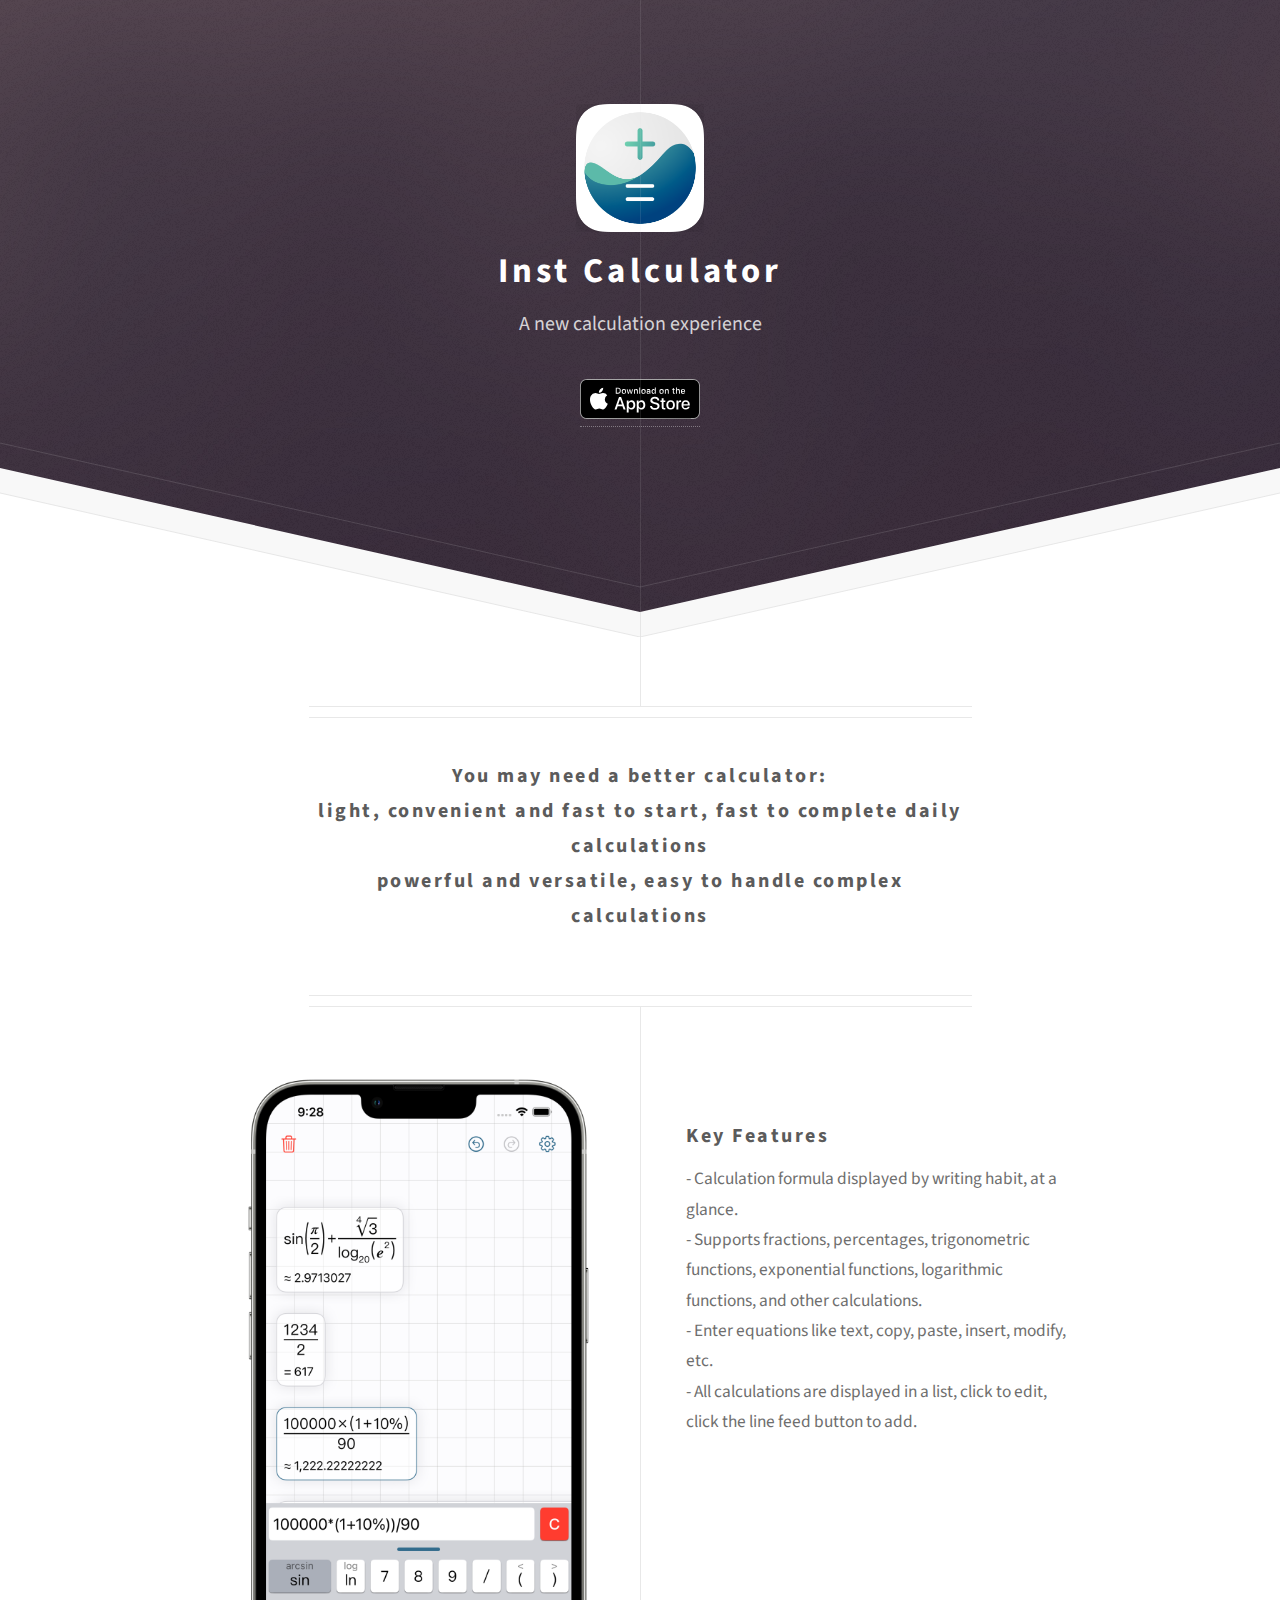
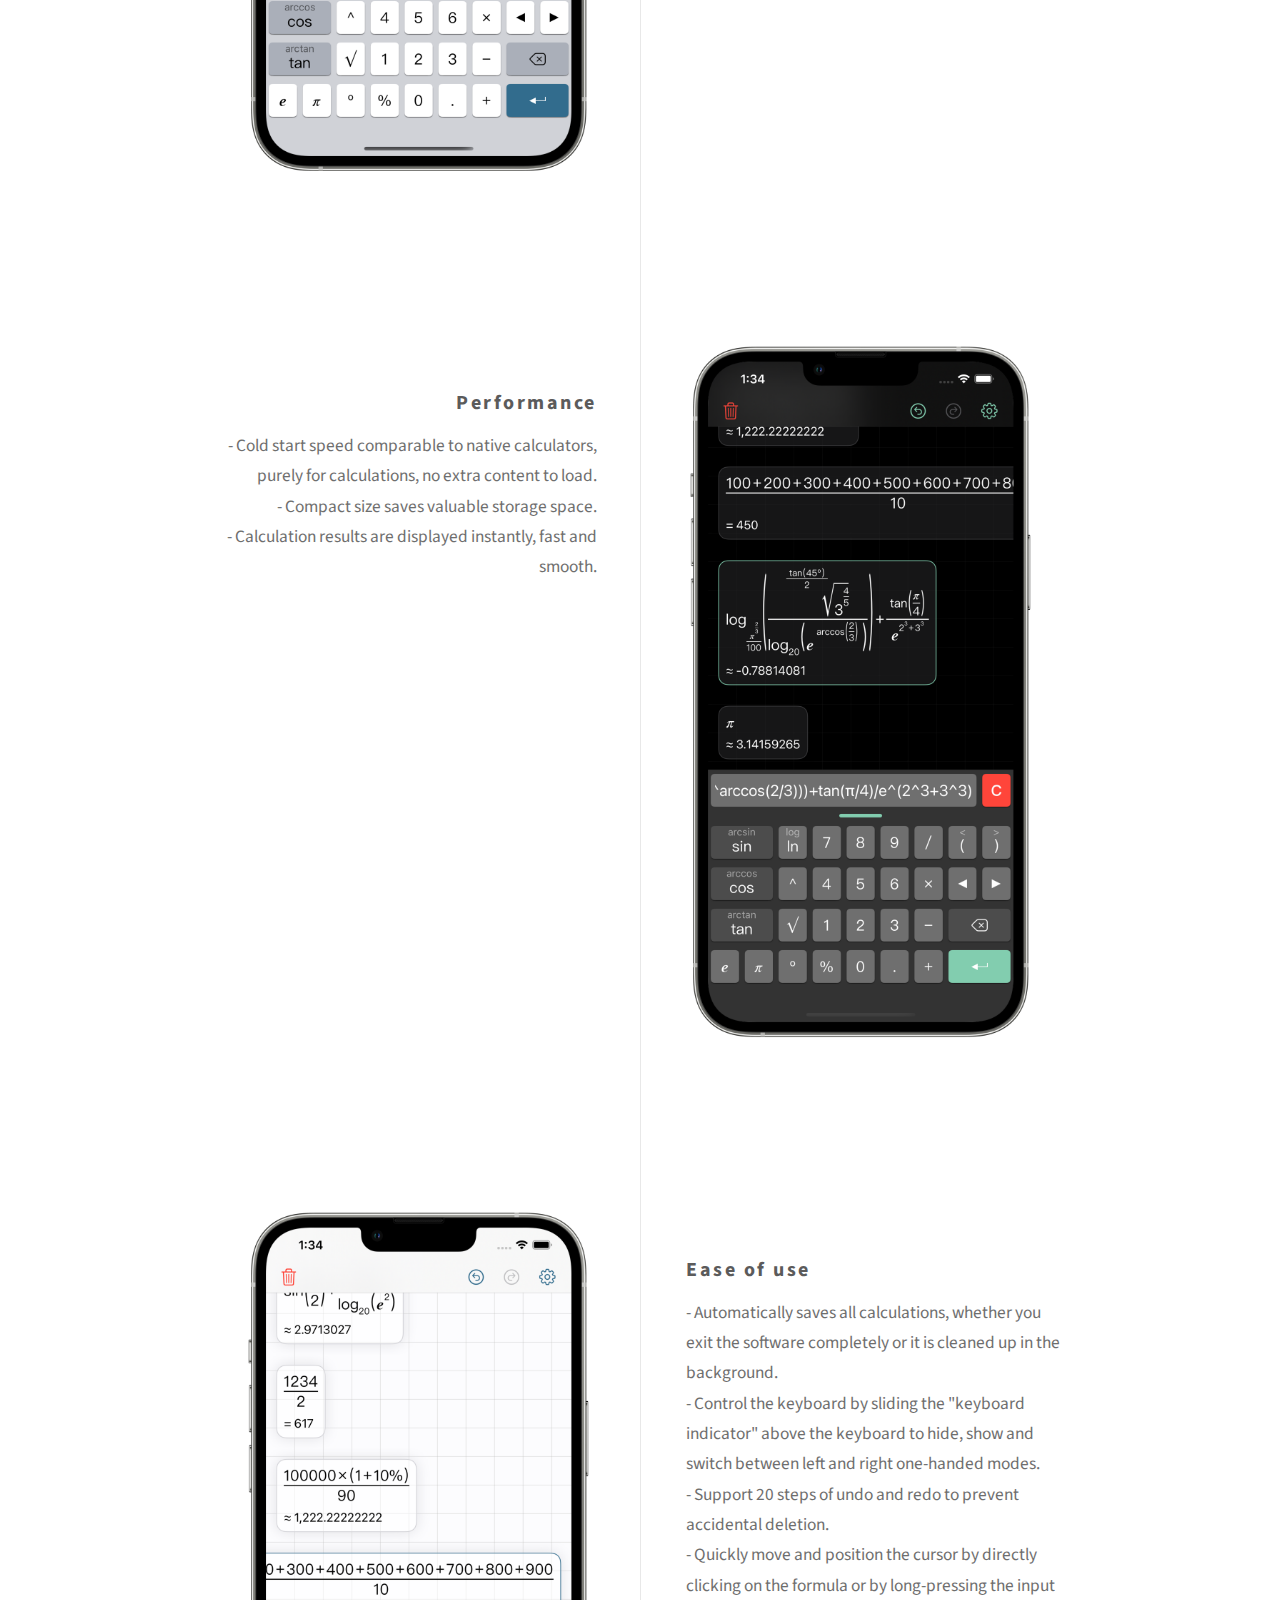
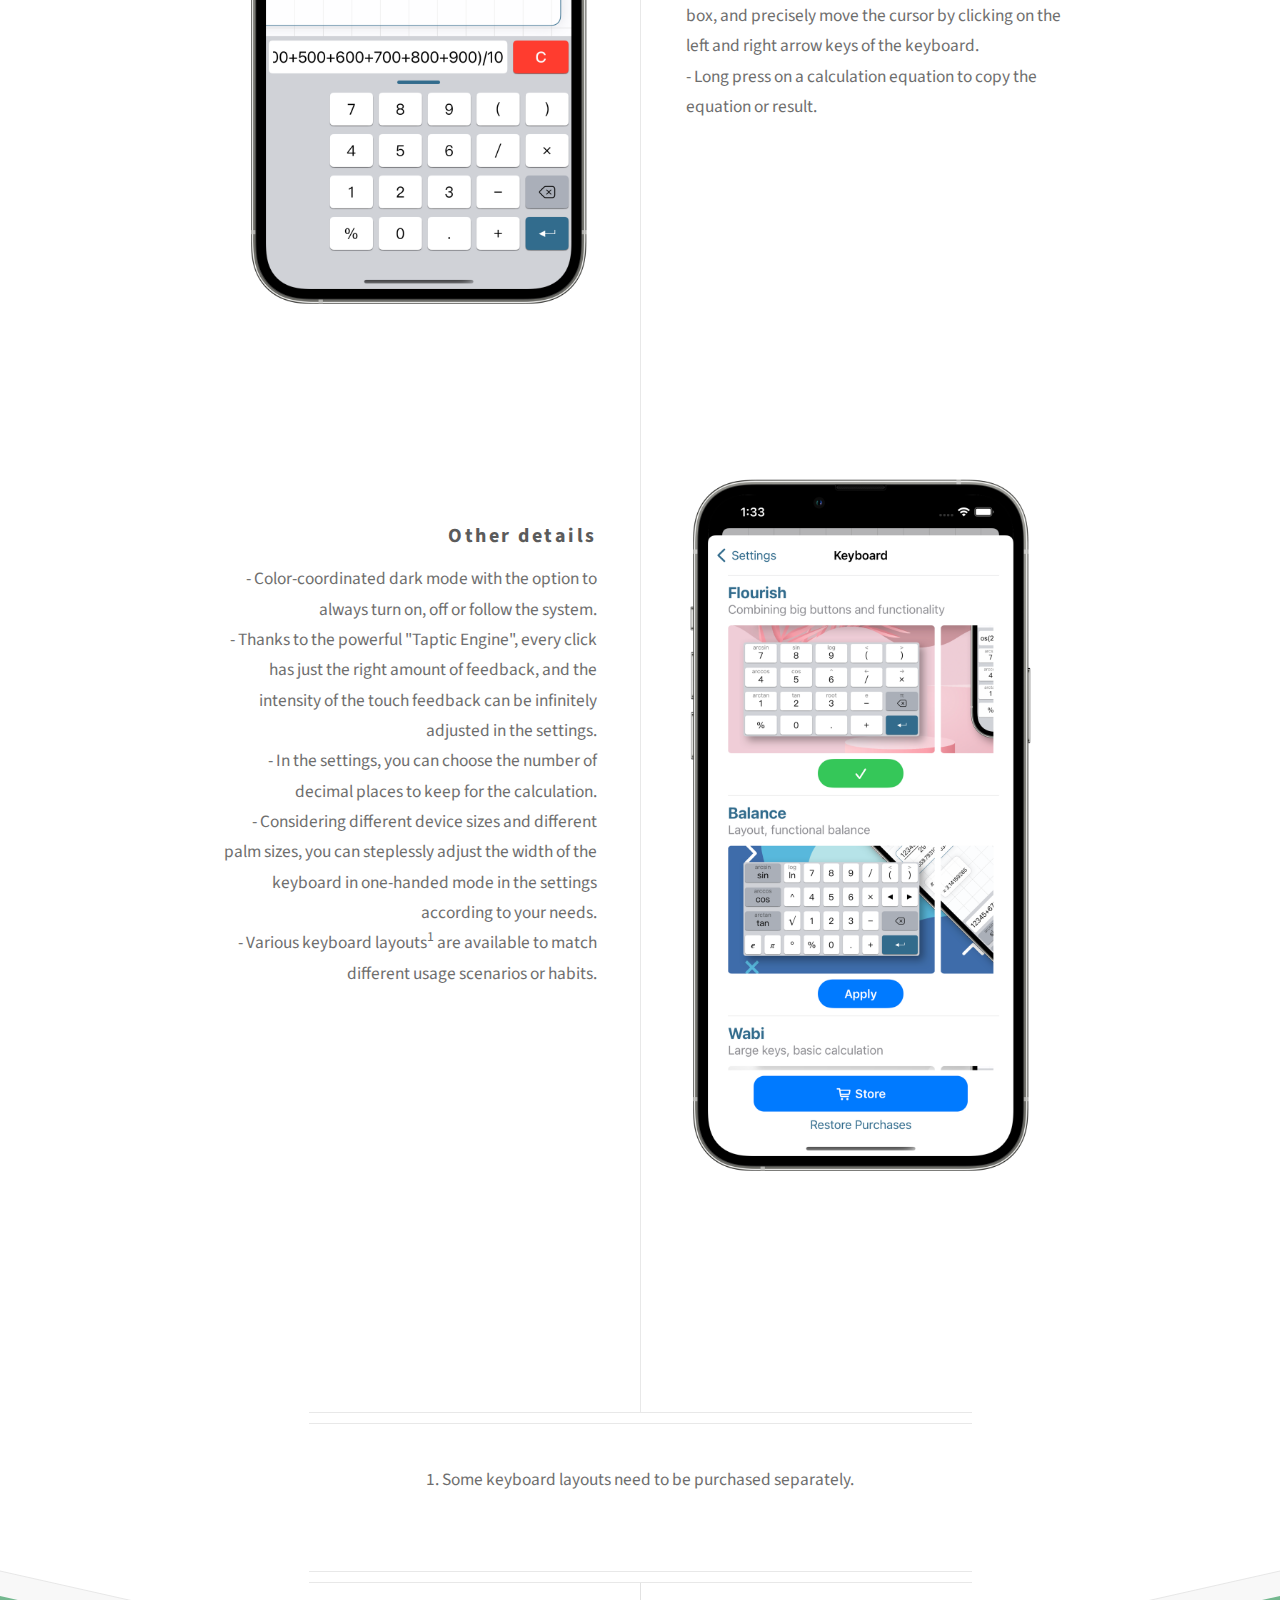
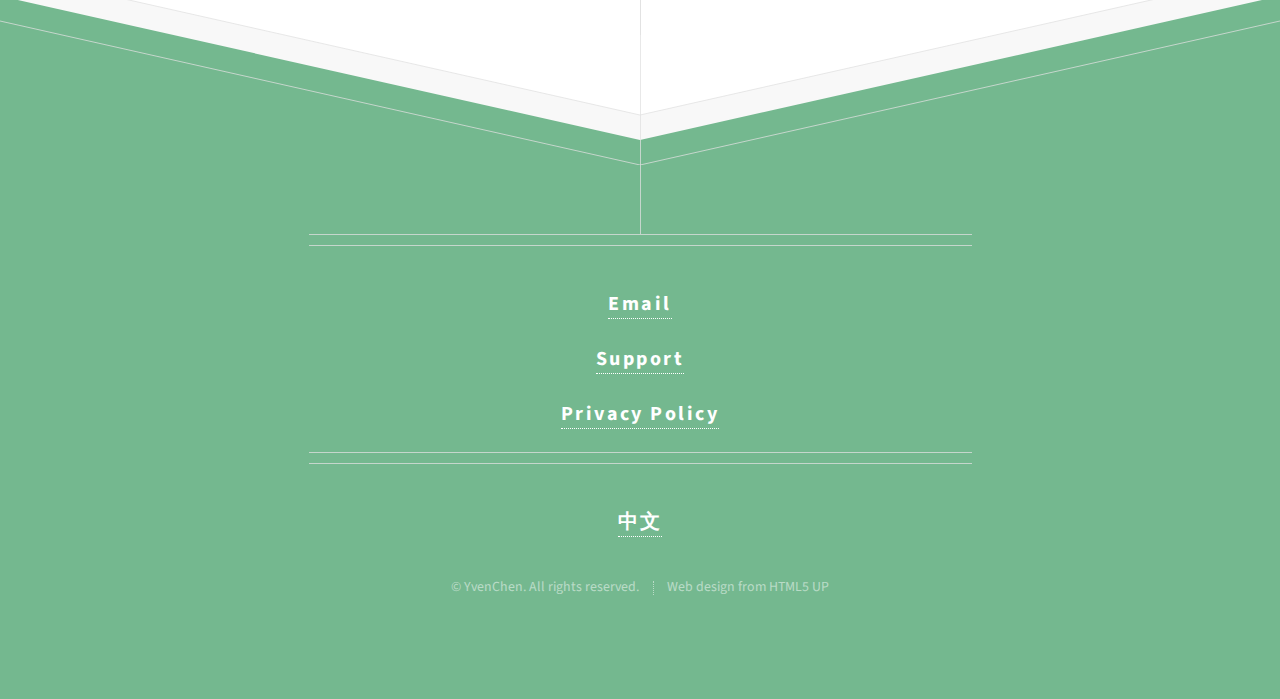
<file: index.html>
<!DOCTYPE HTML>
<!--
	Directive by HTML5 UP
	html5up.net | @ajlkn
	Free for personal and commercial use under the CCA 3.0 license (html5up.net/license)
-->
<html lang="en">
	<head>
		<title>Inst Calculator</title>
		<meta charset="utf-8" />
		<meta name="viewport" content="width=device-width, initial-scale=1, user-scalable=no" />
		<meta name="description" content="Powerful cell phone calculator">
		<meta name="keywords" content="calculator,calculation,operation,arithmetic,scientific,math,fractions,trigonometric,square,ins,iOS,phone">
		<link rel="stylesheet" href="assets/css/main.css" />
	</head>
	<body class="is-preload">

		<!-- Header -->
			<div id="header">
				<img src="images/App Icon.png" alt="App Icon" width="128" height="128"/>
				<h1>Inst Calculator</h1>
				<p>A new calculation experience</p>
				<p>&nbsp;</p>
				<a href="https://apps.apple.com/us/app/ansnow/id1610903373" >
					<img src="images/Download_on_the_App_Store_Badge_US-UK_RGB_blk_092917.svg" alt="Download on the App Store"/>
				</a>
			</div>

		<!-- Main -->
			<div id="main">

				<header class="major container medium">
					<h3>
						You may need a better calculator:    
						<br />
						light, convenient and fast to start, fast to complete daily calculations
						<br />
						powerful and versatile, easy to handle complex calculations
					</h3>
				</header>

				<div class="box alt container">
					<section class="feature left">
						<img src="images/1.png" alt="" class="image" />
						<div class="content">
							<h3>Key Features</h3>
							<p>
								- Calculation formula displayed by writing habit, at a glance.
								<br />
								- Supports fractions, percentages, trigonometric functions, exponential functions, logarithmic functions, and other calculations.
								<br />
								- Enter equations like text, copy, paste, insert, modify, etc.
								<br />
								- All calculations are displayed in a list, click to edit, click the line feed button to add.
							</p>
						</div>
					</section>
					<section class="feature right">
						<img src="images/2.png" alt="" class="image" />
						<div class="content">
							<h3>Performance</h3>
							<p>
								- Cold start speed comparable to native calculators, purely for calculations, no extra content to load.
								<br />
								- Compact size saves valuable storage space.
								<br />
								- Calculation results are displayed instantly, fast and smooth.
							</p>
						</div>
					</section>
					<section class="feature left">
						<img src="images/3.png" alt="" class="image" />
						<div class="content">
							<h3>Ease of use</h3>
							<p>
								- Automatically saves all calculations, whether you exit the software completely or it is cleaned up in the background.
								<br />
								- Control the keyboard by sliding the "keyboard indicator" above the keyboard to hide, show and switch between left and right one-handed modes.
								<br />
								- Support 20 steps of undo and redo to prevent accidental deletion.
								<br />
								- Quickly move and position the cursor by directly clicking on the formula or by long-pressing the input box, and precisely move the cursor by clicking on the left and right arrow keys of the keyboard.
								<br />
								- Long press on a calculation equation to copy the equation or result.
							</p>
						</div>
					</section>
					<section class="feature right">
						<img src="images/4.png" alt="" class="image" />
						<div class="content">
							<h3>Other details</h3>
							<p>
								- Color-coordinated dark mode with the option to always turn on, off or follow the system.
								<br />
								- Thanks to the powerful "Taptic Engine", every click has just the right amount of feedback, and the intensity of the touch feedback can be infinitely adjusted in the settings.
								<br />
								- In the settings, you can choose the number of decimal places to keep for the calculation.
								<br />
								- Considering different device sizes and different palm sizes, you can steplessly adjust the width of the keyboard in one-handed mode in the settings according to your needs.
								<br />
								- Various keyboard layouts<sup>1</sup> are available to match different usage scenarios or habits.
							</p>
						</div>
					</section>
				</div>

				<footer class="major container medium">
					<p>1. Some keyboard layouts need to be purchased separately.</p>
				</footer>

			</div>

		<!-- Footer -->
			<div id="footer">
				<div class="container medium">

					<header class="major last">
						<h3><a href="mailto:yvenchen@icloud.com" >Email</a></h3>
						<h3><a href="/support.html" >Support</a></h3>
						<h3><a href="/privacy.html" >Privacy Policy</a></h3>
					</header>

					<header class="major last">
						<h3><a href="/index_zh.html" >中文</a></h3>
					</header>


					<!-- <ul class="icons">
						<li><a href="#" class="icon brands fa-twitter"><span class="label">Twitter</span></a></li>
						<li><a href="#" class="icon brands fa-facebook-f"><span class="label">Facebook</span></a></li>
						<li><a href="#" class="icon brands fa-instagram"><span class="label">Instagram</span></a></li>
						<li><a href="#" class="icon brands fa-github"><span class="label">Github</span></a></li>
						<li><a href="#" class="icon brands fa-dribbble"><span class="label">Dribbble</span></a></li>
					</ul> -->

					<ul class="copyright">
						<li>&copy; YvenChen. All rights reserved.</li><li>Web design from HTML5 UP</li>
					</ul>

				</div>
			</div>

		<!-- Scripts -->
			<script src="assets/js/jquery.min.js"></script>
			<script src="assets/js/browser.min.js"></script>
			<script src="assets/js/breakpoints.min.js"></script>
			<script src="assets/js/util.js"></script>
			<script src="assets/js/main.js"></script>

	</body>
</html>
</file>
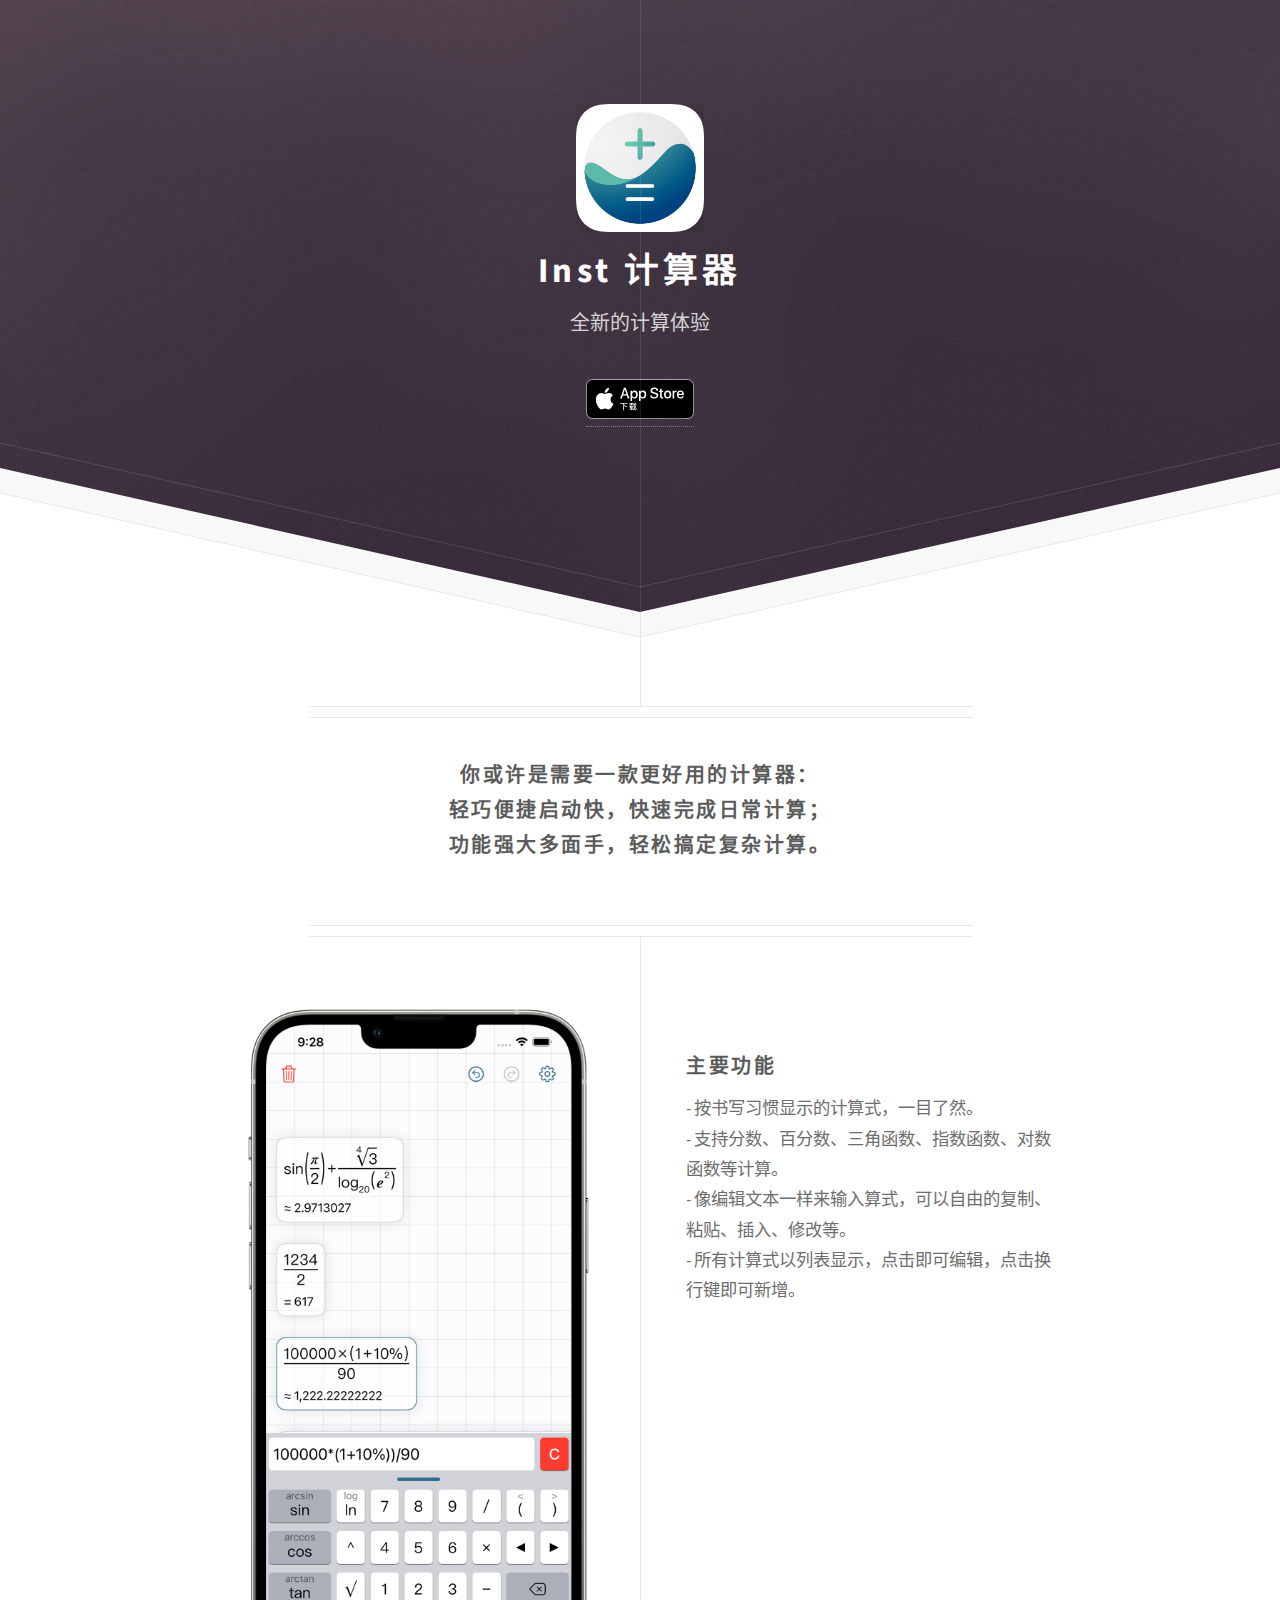
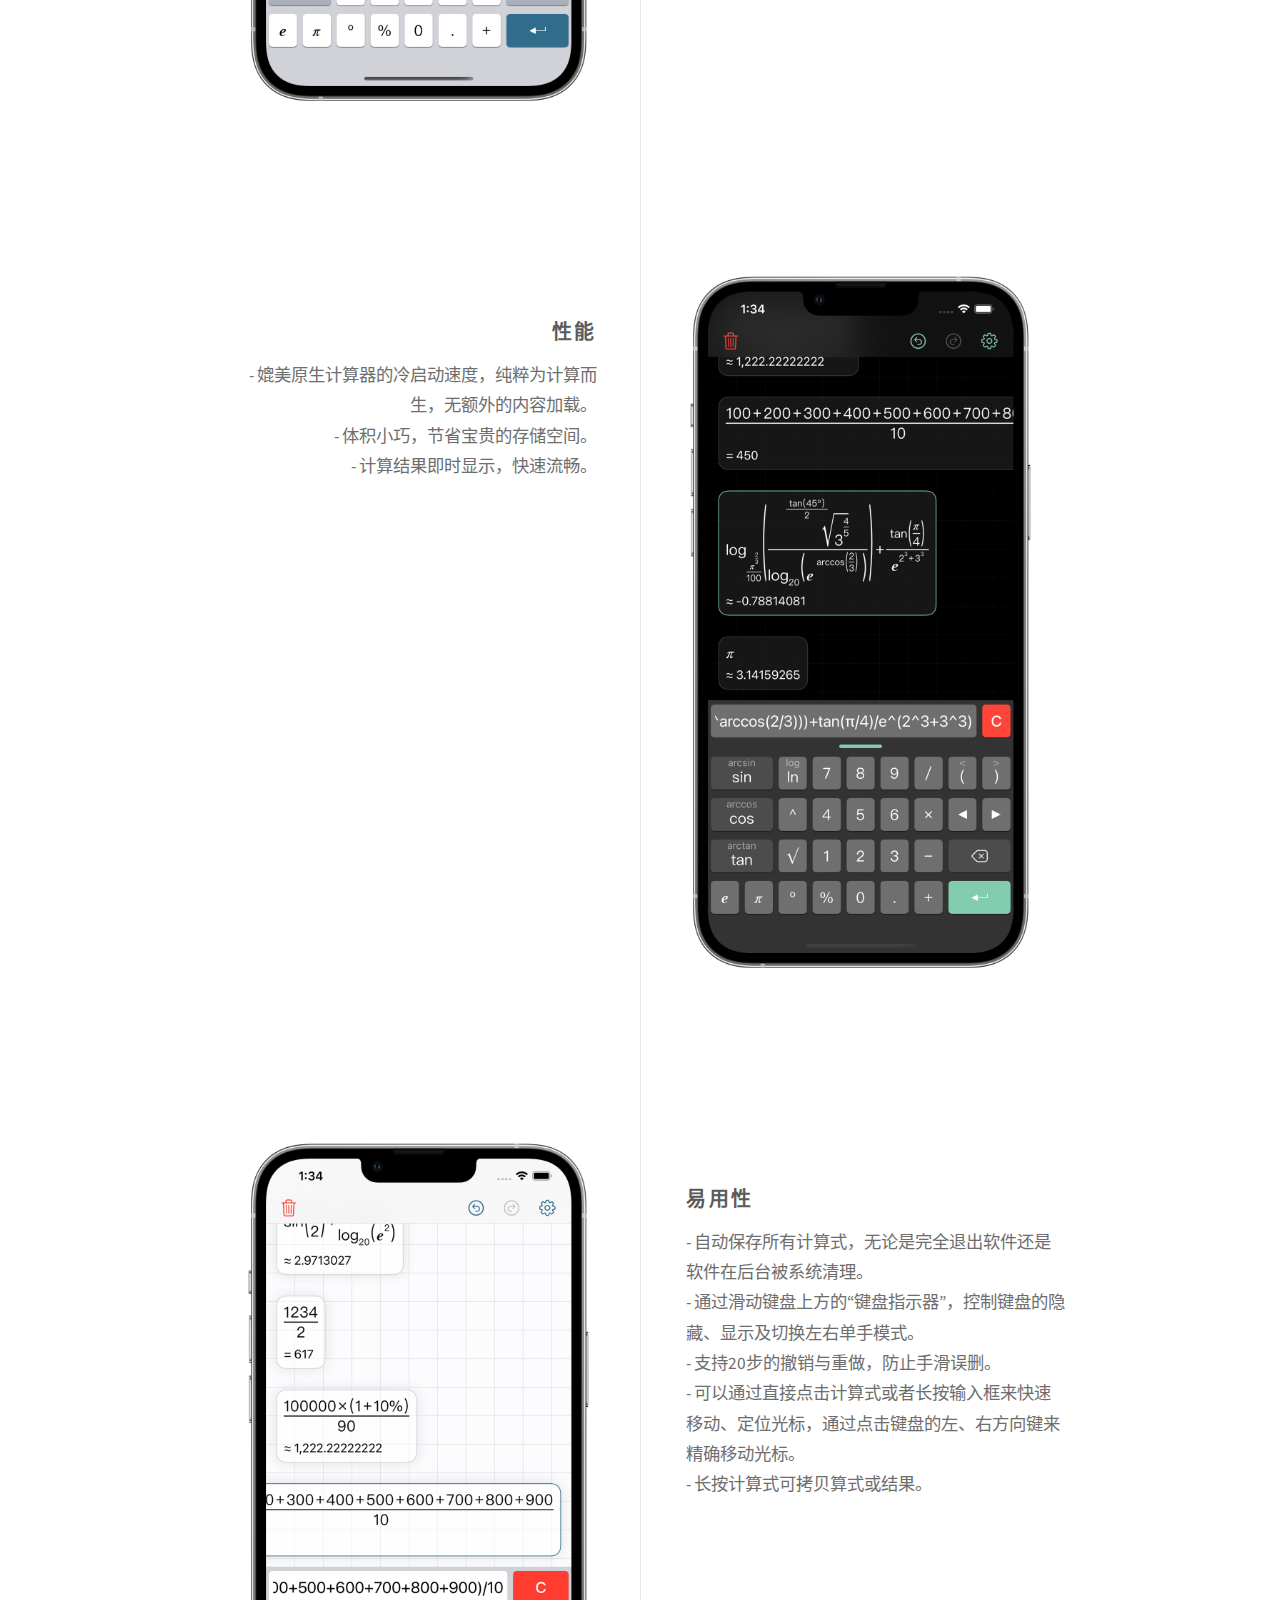
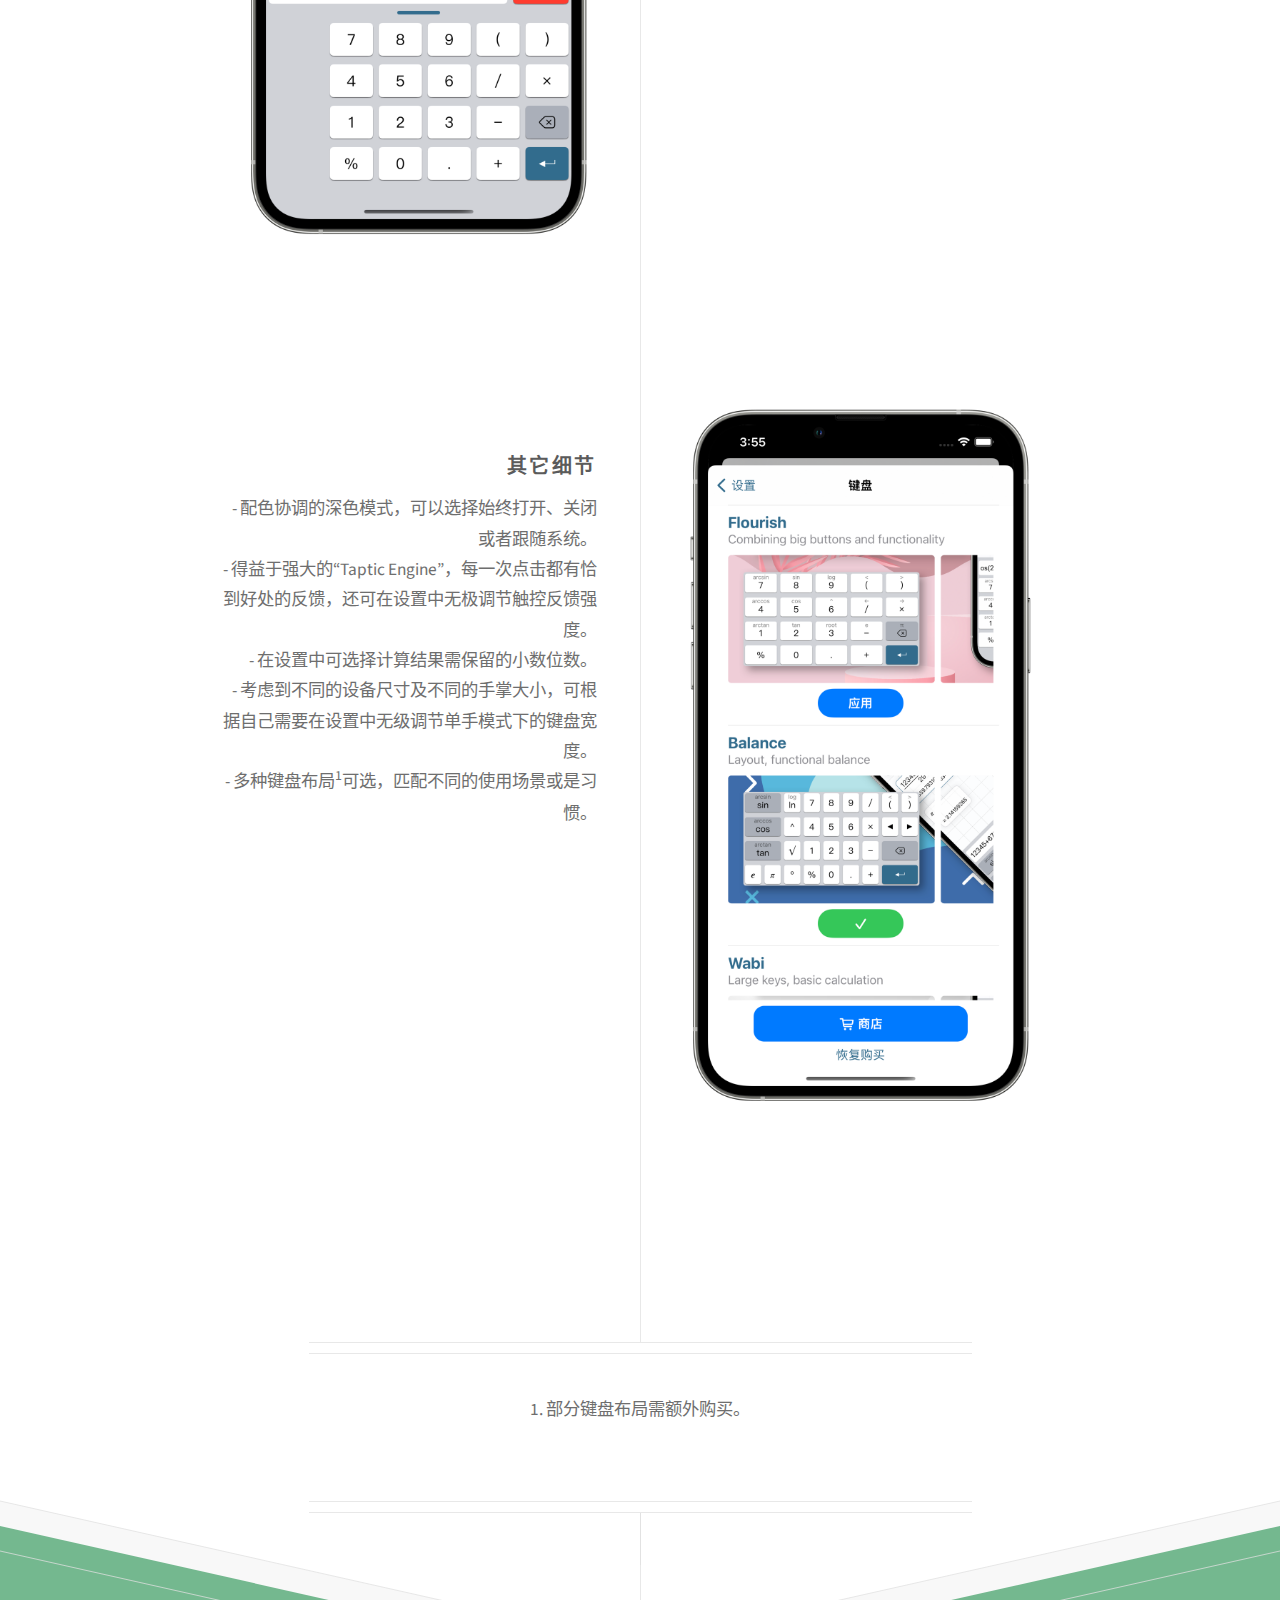
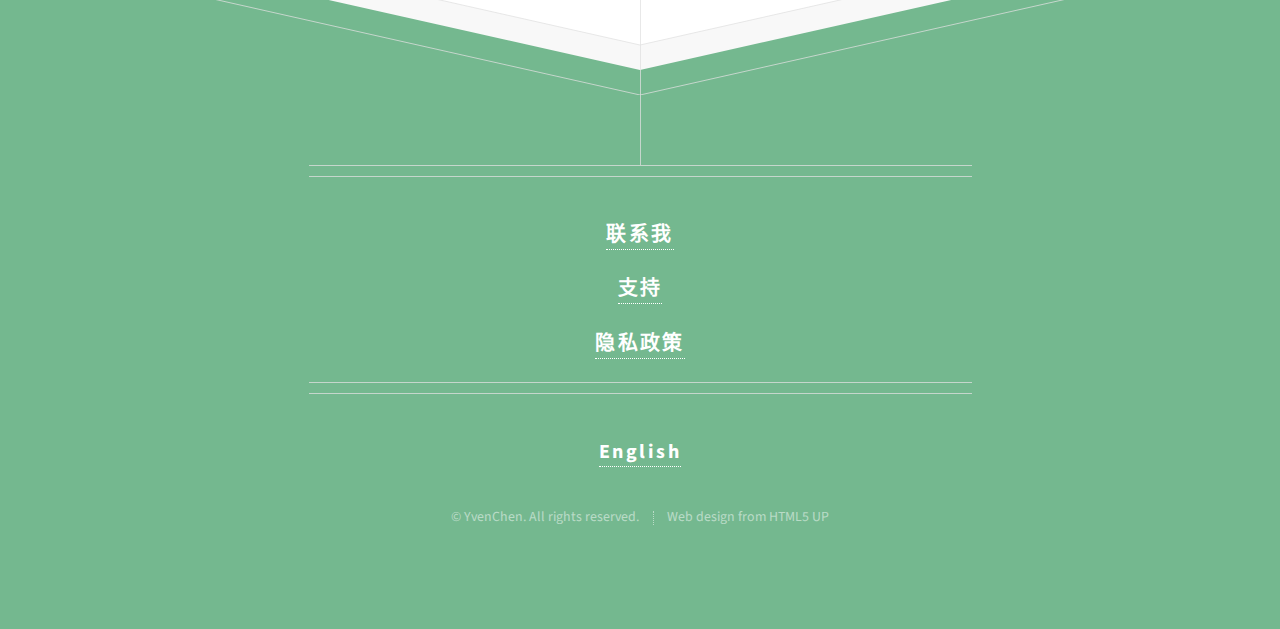
<file: index_zh.html>
<!DOCTYPE HTML>
<!--
	Directive by HTML5 UP
	html5up.net | @ajlkn
	Free for personal and commercial use under the CCA 3.0 license (html5up.net/license)
-->
<html lang="zh-CN">
	<head>
		<title>Inst 计算器</title>
		<meta charset="utf-8" />
		<meta name="viewport" content="width=device-width, initial-scale=1, user-scalable=no" />
		<meta name="description" content="功能强大的手机计算器">
		<meta name="keywords" content="计算器,iOS,分数,科学,手机,ins,学生,数学,小而美">
		<link rel="stylesheet" href="assets/css/main.css" />
	</head>
	<body class="is-preload">

		<!-- Header -->
			<div id="header">
				<img src="images/App Icon.png" alt="App Icon" width="128" height="128"/>
				<h1>Inst 计算器</h1>
				<p>全新的计算体验</p>
				<p>&nbsp;</p>
				<a href="https://apps.apple.com/cn/app/%E5%8D%B3%E7%AE%97/id1610903373" >
					<img src="images/Download_on_the_App_Store_Badge_CNSC_RGB_blk_092917.svg" alt="在App Store下载"/>
				</a>
			</div>

		<!-- Main -->
			<div id="main">

				<header class="major container medium">
					<h3>
						你或许是需要一款更好用的计算器：   
						<br />
						轻巧便捷启动快，快速完成日常计算；
						<br />
						功能强大多面手，轻松搞定复杂计算。
					</h3>
				</header>

				<div class="box alt container">
					<section class="feature left">
						<img src="images/1.png" alt="" class="image" />
						<div class="content">
							<h3>主要功能</h3>
							<p>
								- 按书写习惯显示的计算式，一目了然。
								<br />
								- 支持分数、百分数、三角函数、指数函数、对数函数等计算。
								<br />
								- 像编辑文本一样来输入算式，可以自由的复制、粘贴、插入、修改等。
								<br />
								- 所有计算式以列表显示，点击即可编辑，点击换行键即可新增。
							</p>
						</div>
					</section>
					<section class="feature right">
						<img src="images/2.png" alt="" class="image" />
						<div class="content">
							<h3>性能</h3>
							<p>
								- 媲美原生计算器的冷启动速度，纯粹为计算而生，无额外的内容加载。
								<br />
								- 体积小巧，节省宝贵的存储空间。
								<br />
								- 计算结果即时显示，快速流畅。
							</p>
						</div>
					</section>
					<section class="feature left">
						<img src="images/3.png" alt="" class="image" />
						<div class="content">
							<h3>易用性</h3>
							<p>
								- 自动保存所有计算式，无论是完全退出软件还是软件在后台被系统清理。
								<br />
								- 通过滑动键盘上方的“键盘指示器”，控制键盘的隐藏、显示及切换左右单手模式。
								<br />
								- 支持20步的撤销与重做，防止手滑误删。
								<br />
								- 可以通过直接点击计算式或者长按输入框来快速移动、定位光标，通过点击键盘的左、右方向键来精确移动光标。
								<br />
								- 长按计算式可拷贝算式或结果。
							</p>
						</div>
					</section>
					<section class="feature right">
						<img src="images/4_zh.png" alt="" class="image" />
						<div class="content">
							<h3>其它细节</h3>
							<p>
								- 配色协调的深色模式，可以选择始终打开、关闭或者跟随系统。
								<br />
								- 得益于强大的“Taptic Engine”，每一次点击都有恰到好处的反馈，还可在设置中无极调节触控反馈强度。
								<br />
								- 在设置中可选择计算结果需保留的小数位数。
								<br />
								- 考虑到不同的设备尺寸及不同的手掌大小，可根据自己需要在设置中无级调节单手模式下的键盘宽度。
								<br />
								- 多种键盘布局<sup>1</sup>可选，匹配不同的使用场景或是习惯。
							</p>
						</div>
					</section>
				</div>

				<footer class="major container medium">
					<p>1. 部分键盘布局需额外购买。</p>
				</footer>

			</div>

		<!-- Footer -->
			<div id="footer">
				<div class="container medium">

					<header class="major last">
						<h3><a href="mailto:yvenchen@icloud.com" >联系我</a></h3>
						<h3><a href="/support_zh.html" >支持</a></h3>
						<h3><a href="/privacy.html" >隐私政策</a></h3>
					</header>

					<header class="major last">
						<h3><a href="/index.html" >English</a></h3>
					</header>


					<!-- <ul class="icons">
						<li><a href="#" class="icon brands fa-twitter"><span class="label">Twitter</span></a></li>
						<li><a href="#" class="icon brands fa-facebook-f"><span class="label">Facebook</span></a></li>
						<li><a href="#" class="icon brands fa-instagram"><span class="label">Instagram</span></a></li>
						<li><a href="#" class="icon brands fa-github"><span class="label">Github</span></a></li>
						<li><a href="#" class="icon brands fa-dribbble"><span class="label">Dribbble</span></a></li>
					</ul> -->

					<ul class="copyright">
						<li>&copy; YvenChen. All rights reserved.</li><li>Web design from HTML5 UP</li>
					</ul>

				</div>
			</div>

		<!-- Scripts -->
			<script src="assets/js/jquery.min.js"></script>
			<script src="assets/js/browser.min.js"></script>
			<script src="assets/js/breakpoints.min.js"></script>
			<script src="assets/js/util.js"></script>
			<script src="assets/js/main.js"></script>

	</body>
</html>
</file>
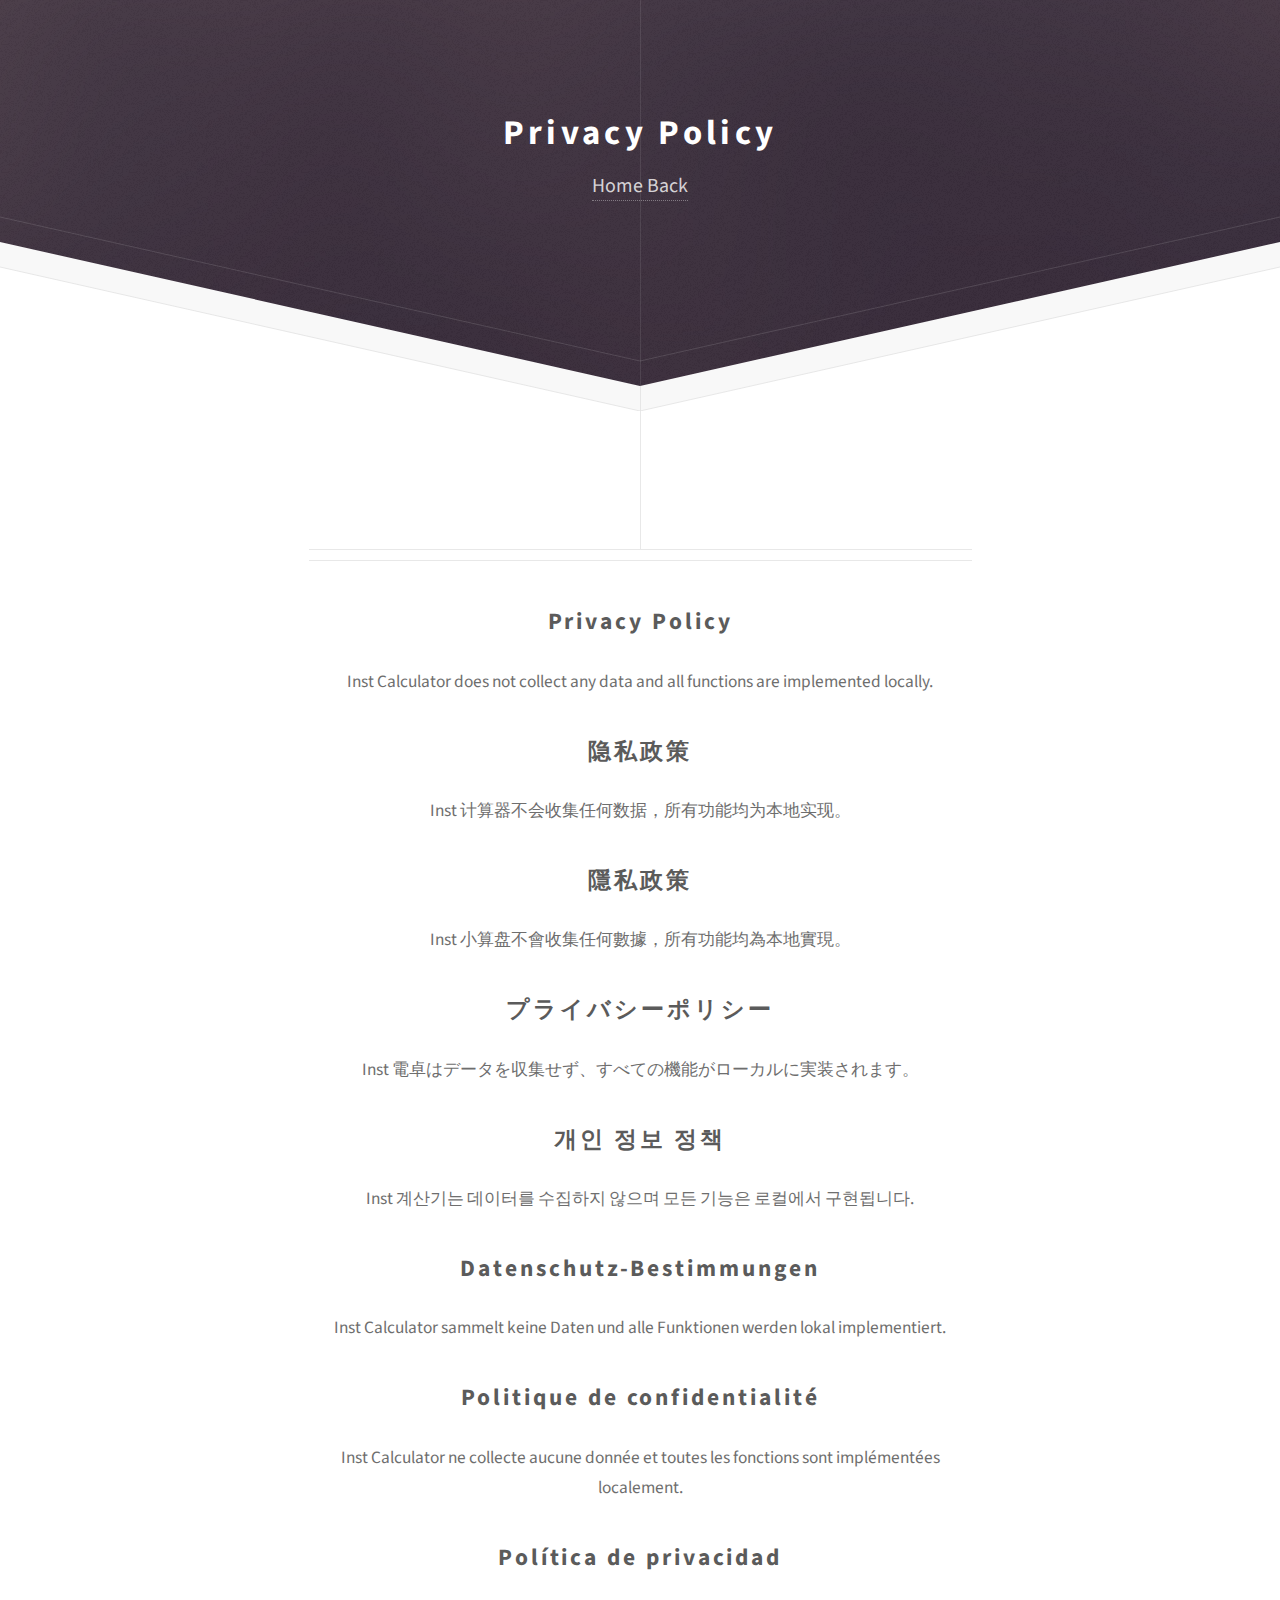
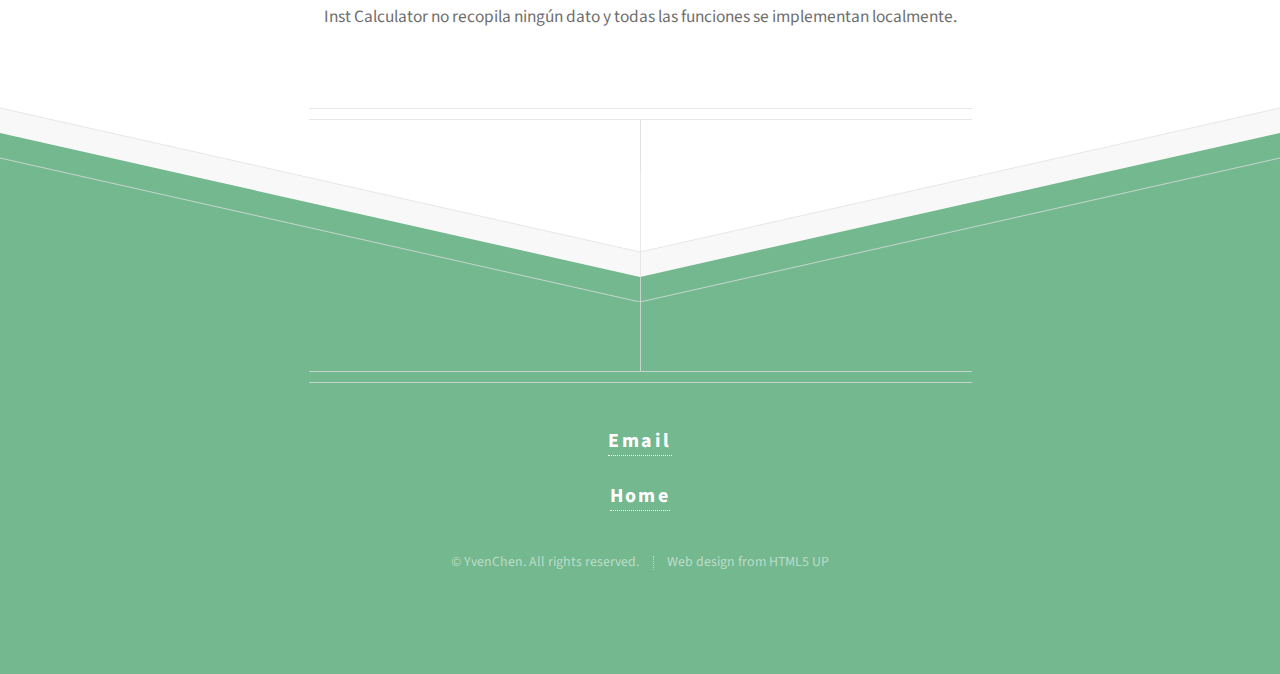
<file: privacy.html>
<!DOCTYPE HTML>

<html>
	<head>
		<title>Inst Calculator | Privacy</title>
		<meta charset="utf-8" />
		<meta name="viewport" content="width=device-width, initial-scale=1, user-scalable=no" />
		<link rel="stylesheet" href="assets/css/main.css" />
	</head>

    <body class="is-preload">
        <!-- Header -->
            <div id="header">
                <h1>Privacy Policy</h1>
                <p><a href="/index.html" >Home Back</a></p>
            </div>

            <div id="main">
                <footer class="major container medium">
                    <h2>Privacy Policy</h2>
                    <p>Inst Calculator does not collect any data and all functions are implemented locally.</p>
                    <h2>隐私政策</h2>
                    <p>Inst 计算器不会收集任何数据，所有功能均为本地实现。</p>
                    <h2>隱私政策</h2>
                    <p>Inst 小算盘不會收集任何數據，所有功能均為本地實現。</p>
                    <h2>プライバシーポリシー</h2>
                    <p>Inst 電卓はデータを収集せず、すべての機能がローカルに実装されます。</p>
                    <h2>개인 정보 정책</h2>
                    <p>Inst 계산기는 데이터를 수집하지 않으며 모든 기능은 로컬에서 구현됩니다.</p>
                    <h2>Datenschutz-Bestimmungen</h2>
                    <p>Inst Calculator sammelt keine Daten und alle Funktionen werden lokal implementiert.</p>
                    <h2>Politique de confidentialité</h2>
                    <p>Inst Calculator ne collecte aucune donnée et toutes les fonctions sont implémentées localement.</p>
                    <h2>Política de privacidad</h2>
                    <p>Inst Calculator no recopila ningún dato y todas las funciones se implementan localmente.</p>
                </footer>
            </div>

        <!-- Footer -->
			<div id="footer">
				<div class="container medium">

					<header class="major last">
						<h3><a href="mailto:yvenchen@icloud.com" >Email</a></h3>
						<h3><a href="/index.html" >Home</a></h3>
					</header>

					<ul class="copyright">
						<li>&copy; YvenChen. All rights reserved.</li><li>Web design from HTML5 UP</li>
					</ul>

				</div>
			</div>

		<!-- Scripts -->
			<script src="assets/js/jquery.min.js"></script>
			<script src="assets/js/browser.min.js"></script>
			<script src="assets/js/breakpoints.min.js"></script>
			<script src="assets/js/util.js"></script>
			<script src="assets/js/main.js"></script>

    </body>
</html>
</file>
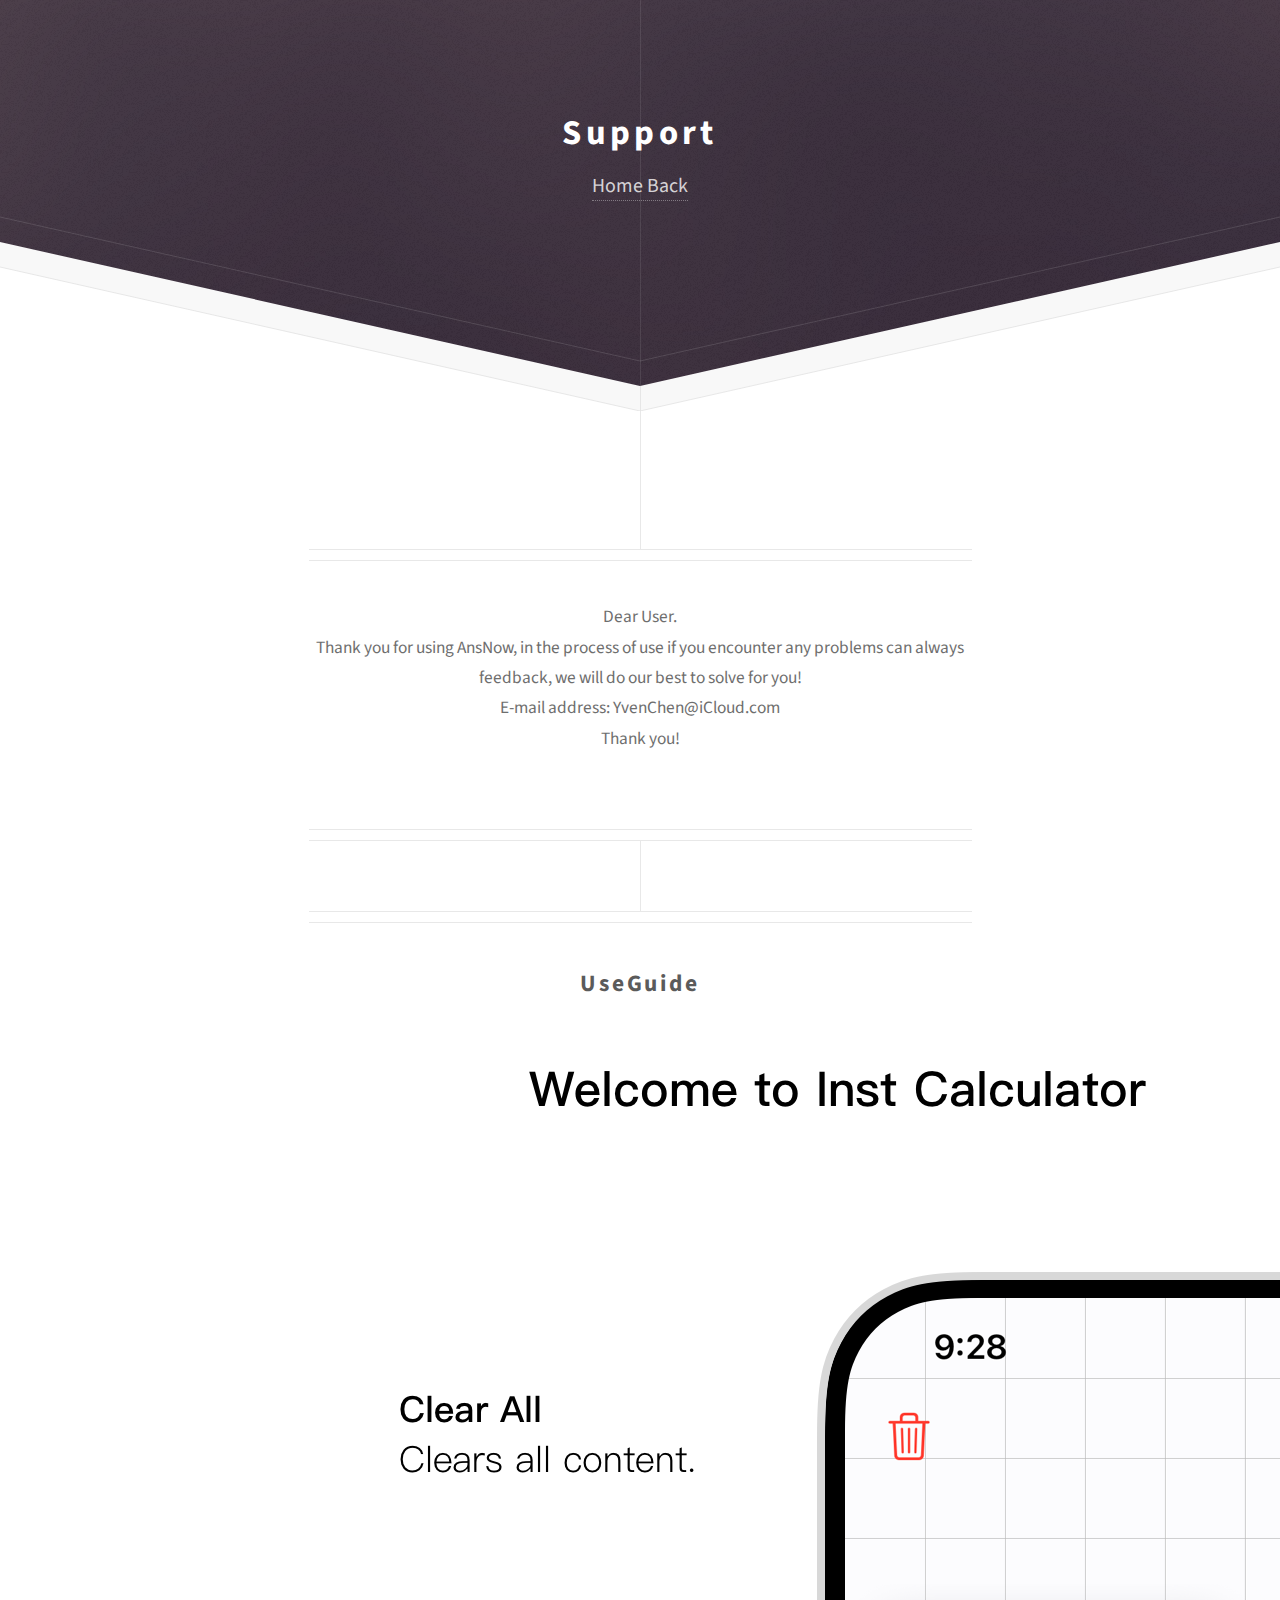
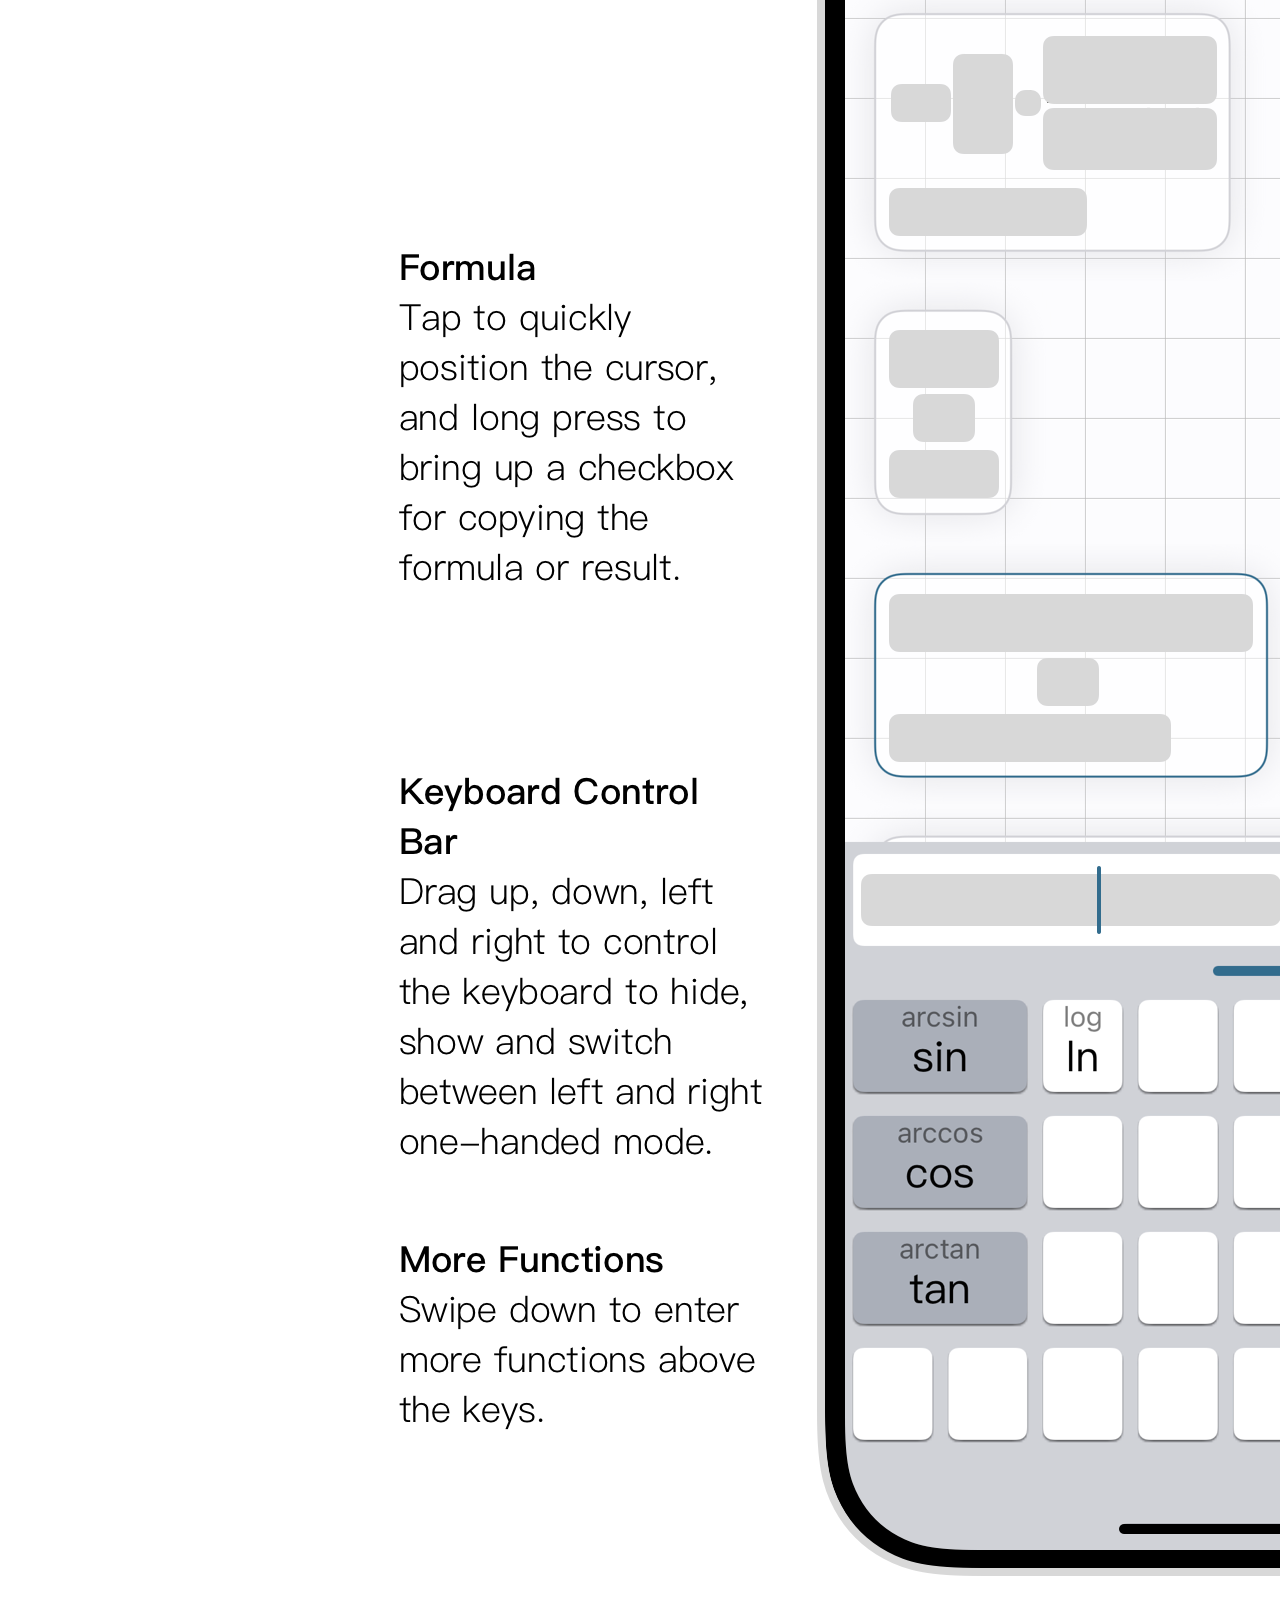
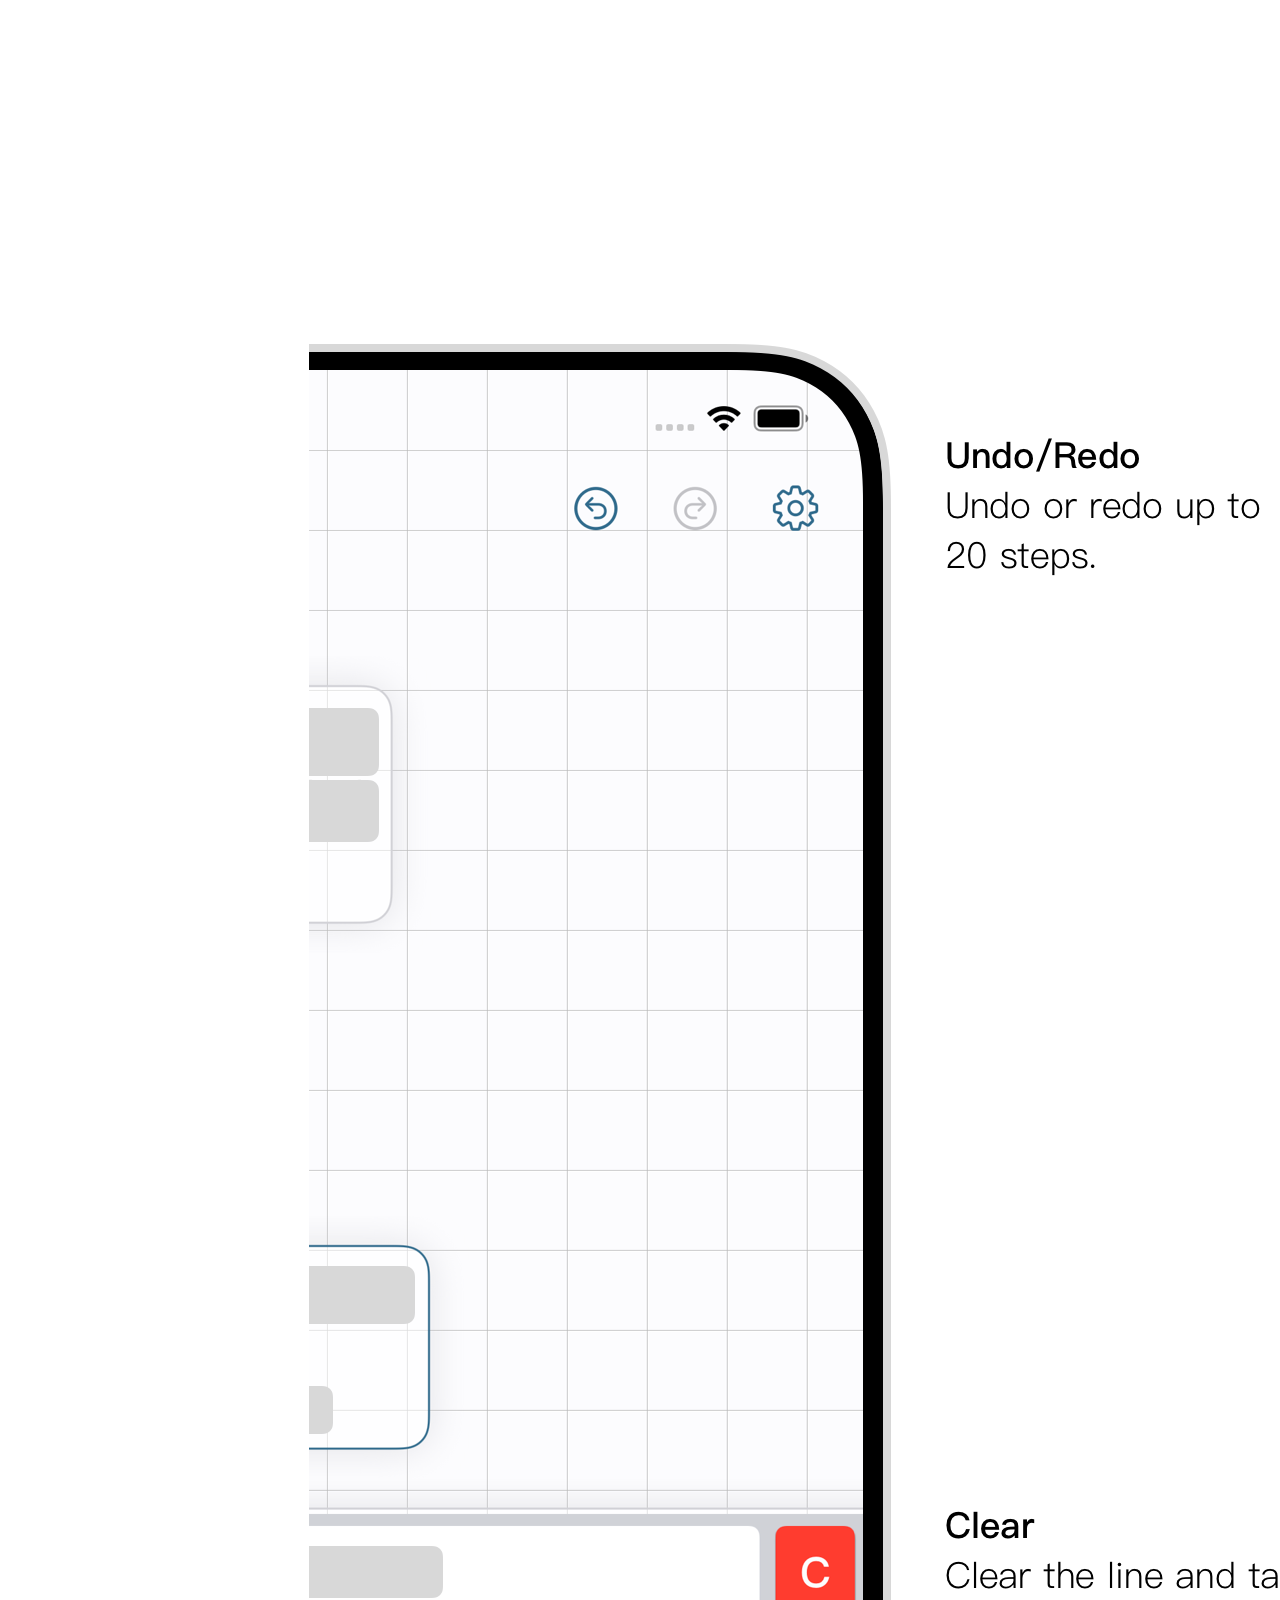
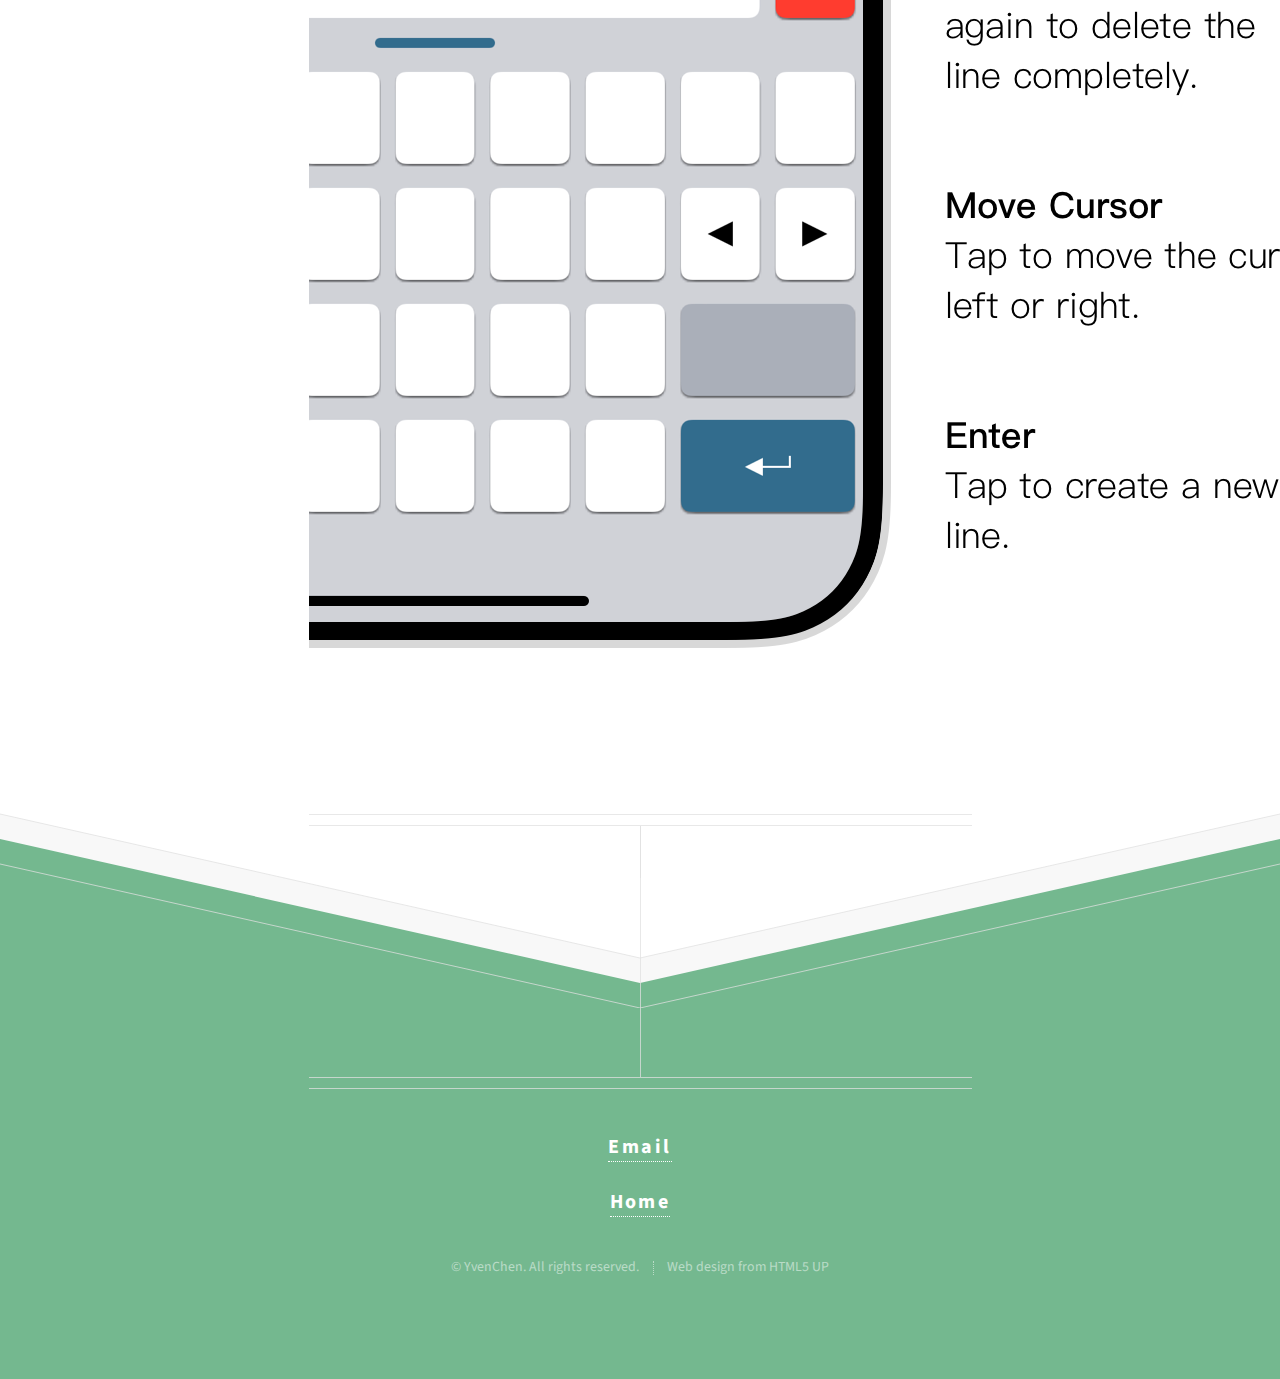
<file: support.html>
<!DOCTYPE HTML>

<html>
	<head>
		<title>Inst Calculator | Support</title>
		<meta charset="utf-8" />
		<meta name="viewport" content="width=device-width, initial-scale=1, user-scalable=no" />
		<link rel="stylesheet" href="assets/css/main.css" />
	</head>

    <body class="is-preload">
        <!-- Header -->
            <div id="header">
                <h1>Support</h1>
                <p><a href="/index.html" >Home Back</a></p>
            </div>

            <div id="main">
                <footer class="major container medium">
                    <p>Dear User.
                        <br />
                        Thank you for using AnsNow, in the process of use if you encounter any problems can always feedback, we will do our best to solve for you!
                        <br />
                        E-mail address: YvenChen@iCloud.com
                        <br />
                        Thank you!
                    </p>
                </footer>
                <footer class="major container medium">
                    <h2>UseGuide</h2>
                    <img src="images/UseGuide1.png" alt="" class="UseGuide" />
                    <img src="images/UseGuide2.png" alt="" class="UseGuide" />
                </footer>
            </div>

        <!-- Footer -->
			<div id="footer">
				<div class="container medium">

					<header class="major last">
						<h3><a href="mailto:yvenchen@icloud.com" >Email</a></h3>
						<h3><a href="/index.html" >Home</a></h3>
					</header>

					<ul class="copyright">
						<li>&copy; YvenChen. All rights reserved.</li><li>Web design from HTML5 UP</li>
					</ul>

				</div>
			</div>

		<!-- Scripts -->
			<script src="assets/js/jquery.min.js"></script>
			<script src="assets/js/browser.min.js"></script>
			<script src="assets/js/breakpoints.min.js"></script>
			<script src="assets/js/util.js"></script>
			<script src="assets/js/main.js"></script>

    </body>
</html>
</file>
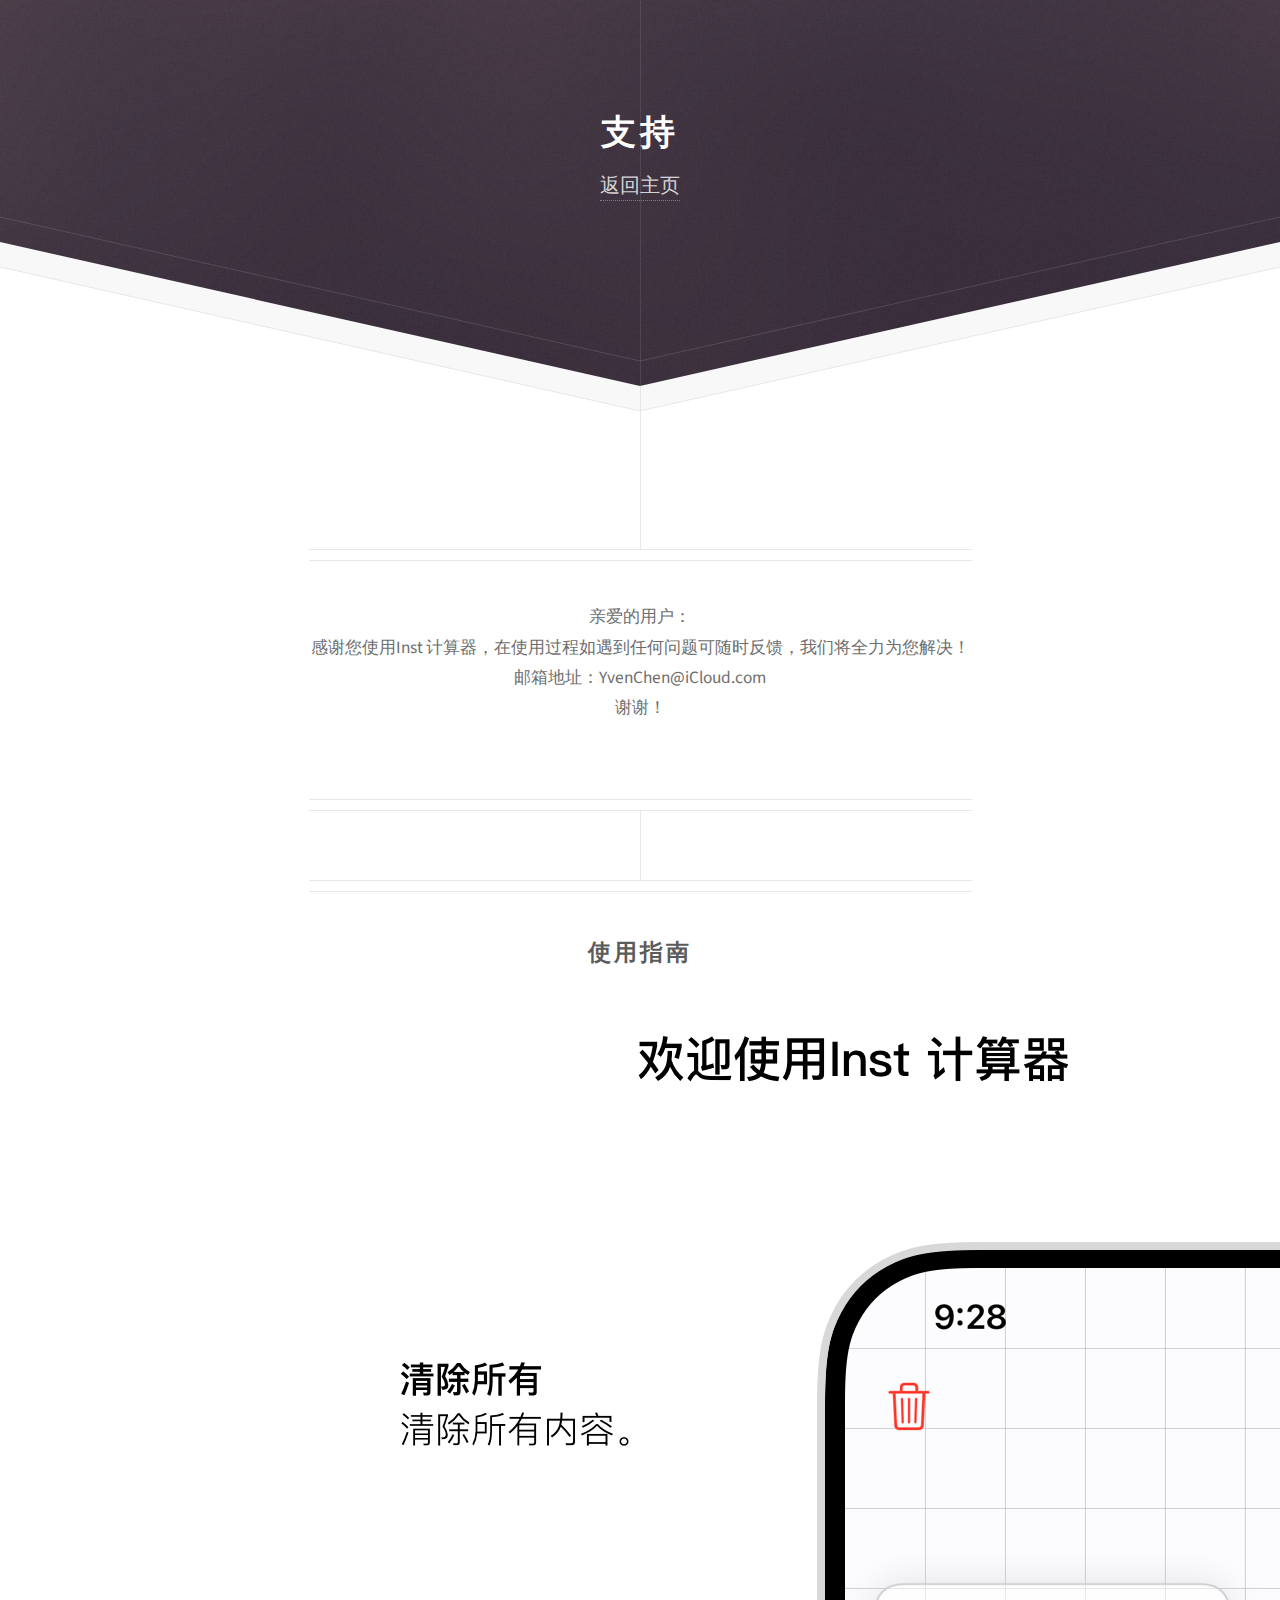
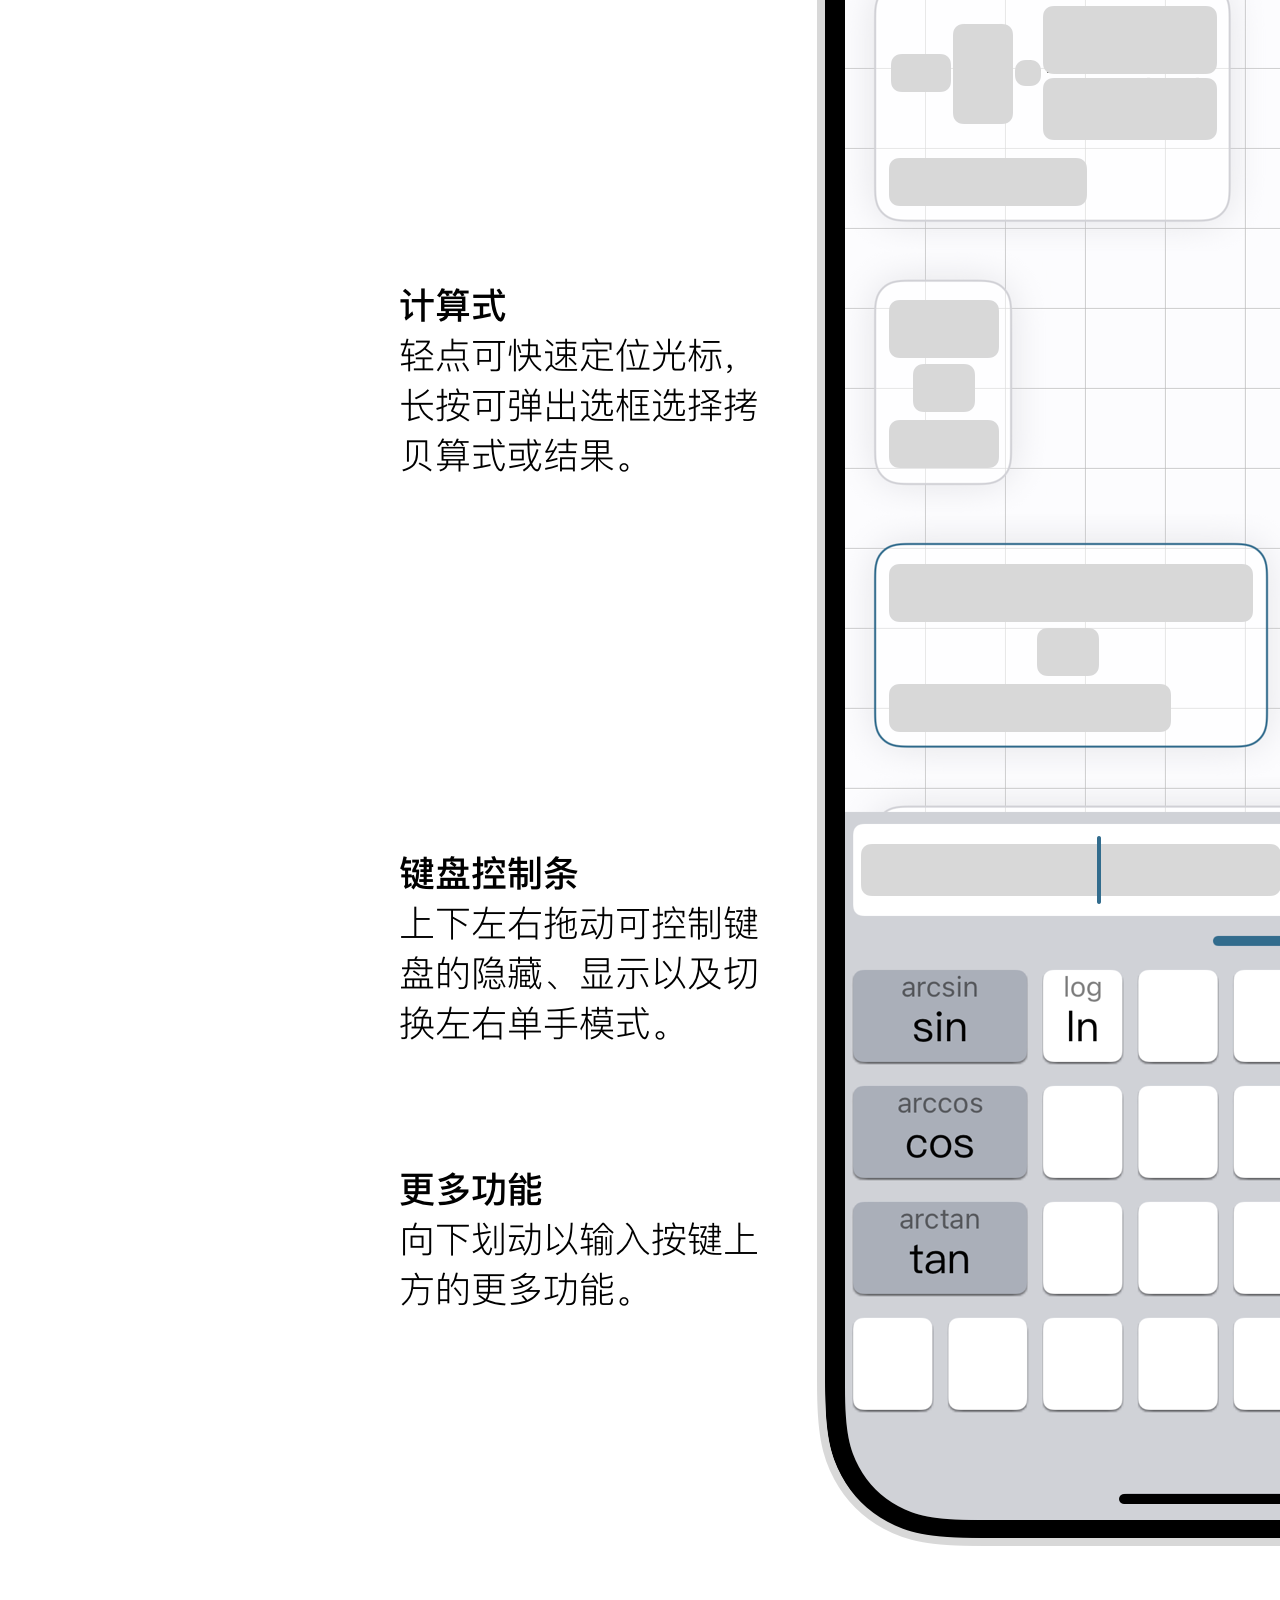
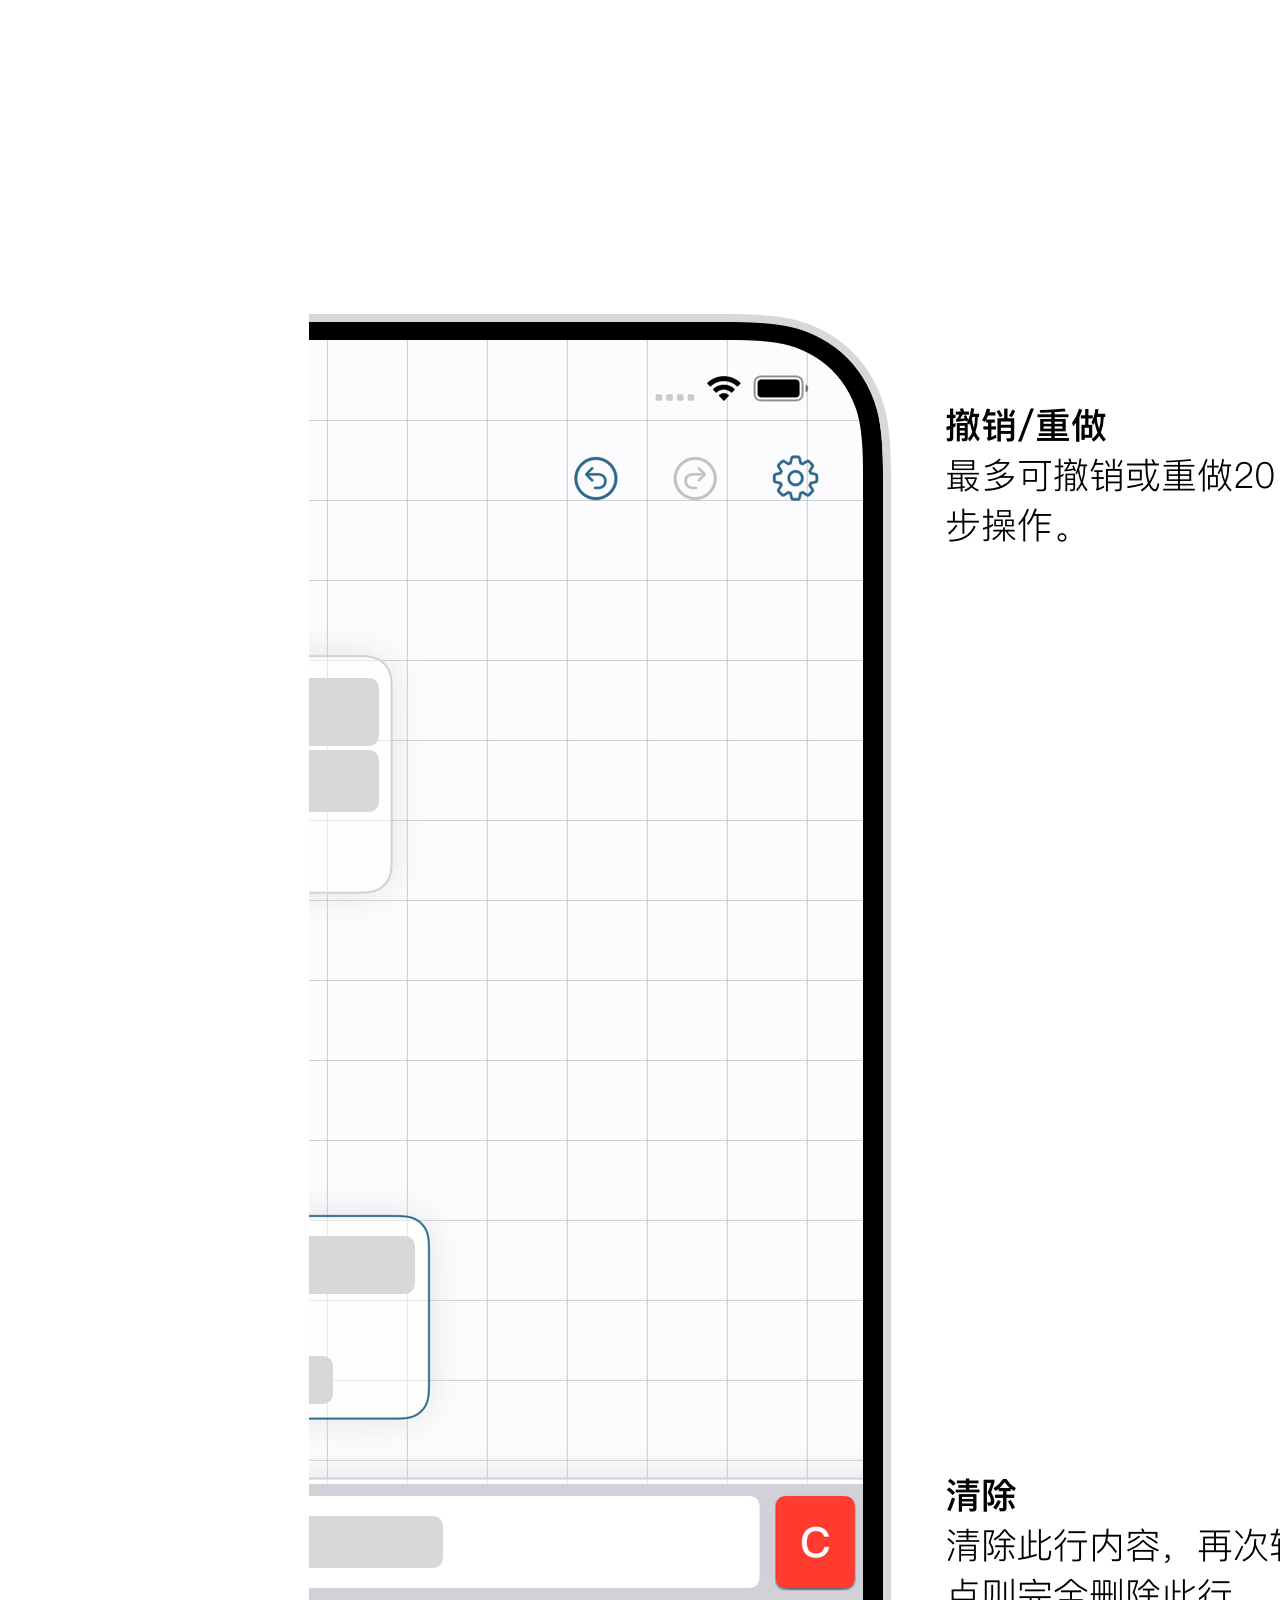
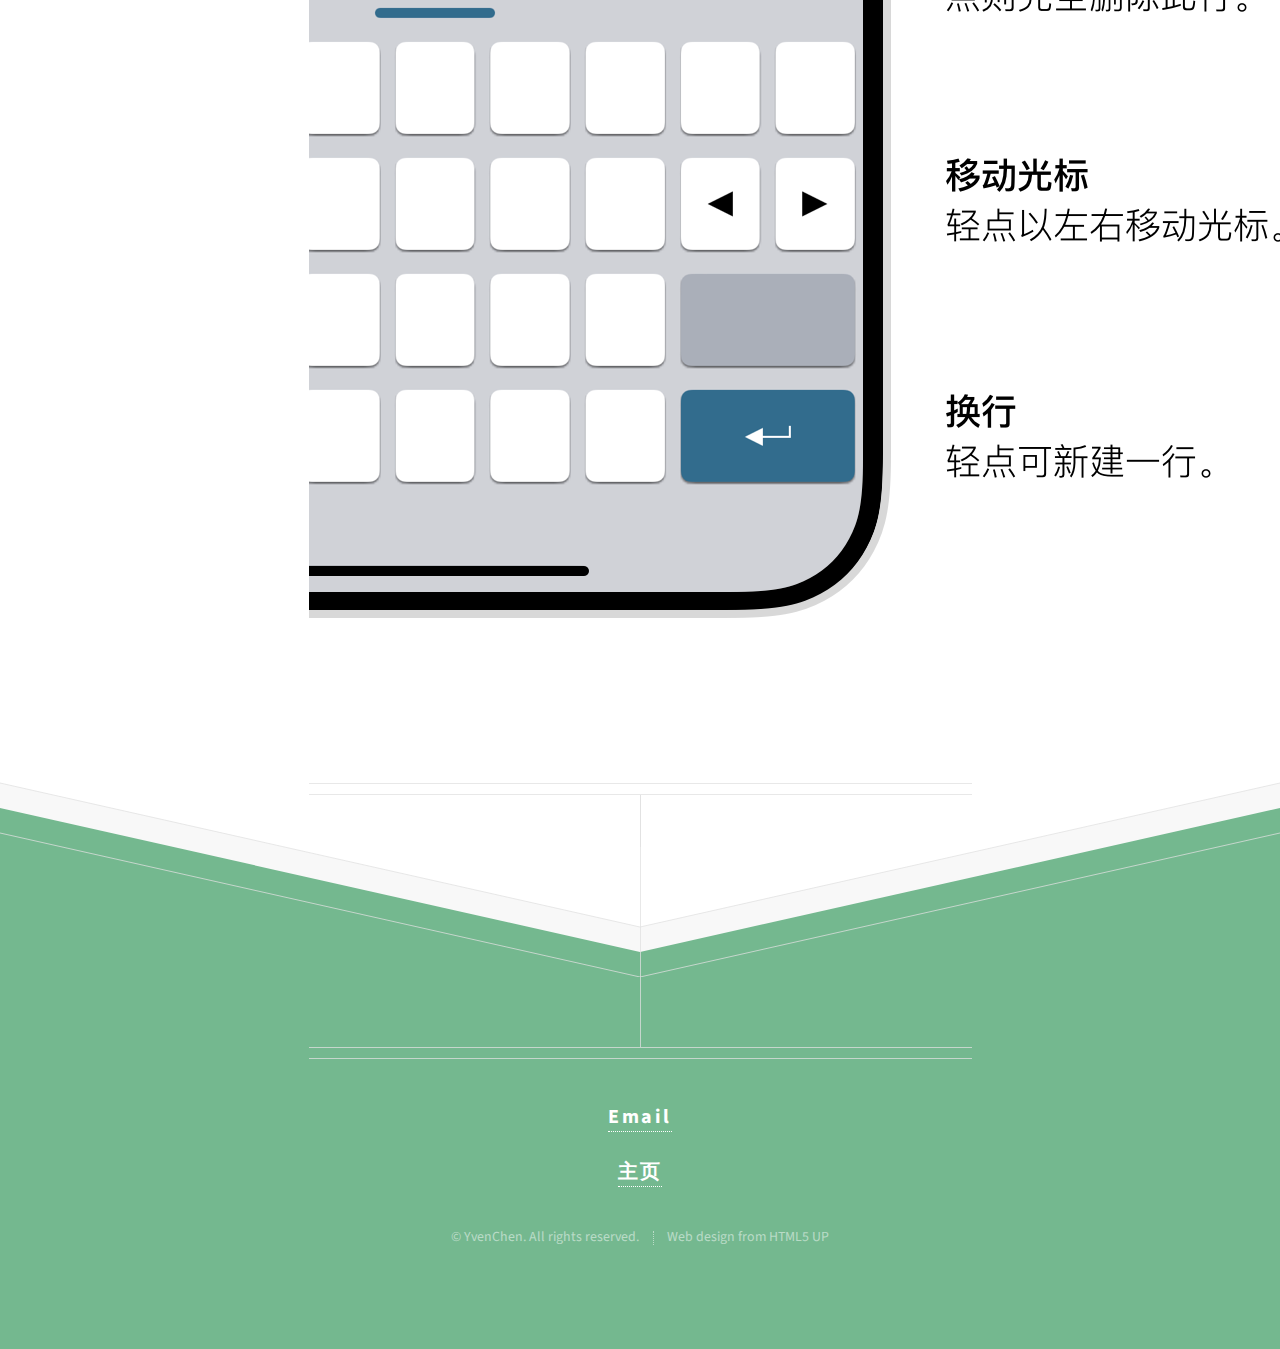
<file: support_zh.html>
<!DOCTYPE HTML>

<html>
	<head>
		<title>Inst 计算器 | 支持</title>
		<meta charset="utf-8" />
		<meta name="viewport" content="width=device-width, initial-scale=1, user-scalable=no" />
		<link rel="stylesheet" href="assets/css/main.css" />
	</head>

    <body class="is-preload">
        <!-- Header -->
            <div id="header">
                <h1>支持</h1>
                <p><a href="/index.html" >返回主页</a></p>
            </div>

            <div id="main">
                <footer class="major container medium">
                    <p>亲爱的用户：
                        <br />
                        感谢您使用Inst 计算器，在使用过程如遇到任何问题可随时反馈，我们将全力为您解决！
                        <br />
                        邮箱地址：YvenChen@iCloud.com
                        <br />
                        谢谢！
                    </p>
                </footer>
                <footer class="major container medium">
                    <h2>使用指南</h2>
                    <img src="images/指南1.png" alt="" class="指南" />
                    <img src="images/指南2.png" alt="" class="指南" />
                </footer>
            </div>

        <!-- Footer -->
			<div id="footer">
				<div class="container medium">

					<header class="major last">
						<h3><a href="mailto:yvenchen@icloud.com" >Email</a></h3>
						<h3><a href="/index.html" >主页</a></h3>
					</header>

					<ul class="copyright">
						<li>&copy; YvenChen. All rights reserved.</li><li>Web design from HTML5 UP</li>
					</ul>

				</div>
			</div>

		<!-- Scripts -->
			<script src="assets/js/jquery.min.js"></script>
			<script src="assets/js/browser.min.js"></script>
			<script src="assets/js/breakpoints.min.js"></script>
			<script src="assets/js/util.js"></script>
			<script src="assets/js/main.js"></script>

    </body>
</html>
</file>
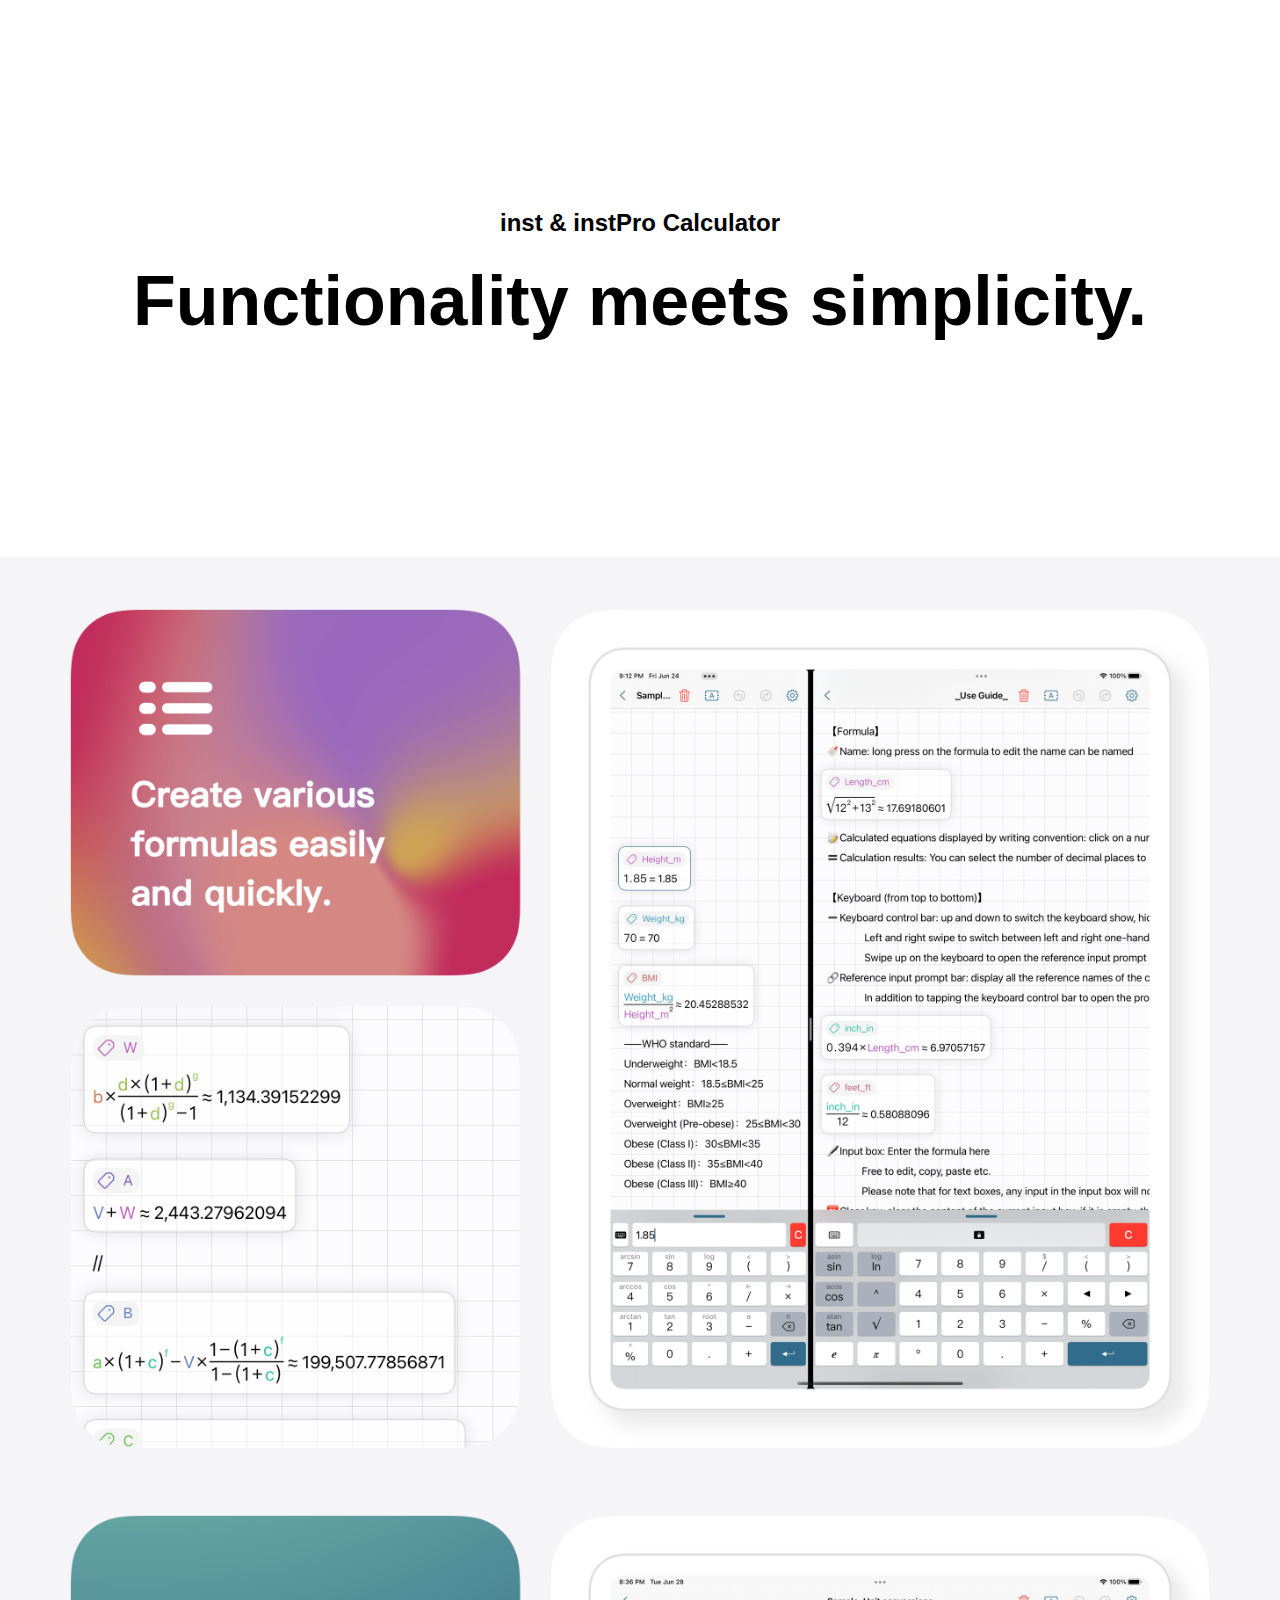
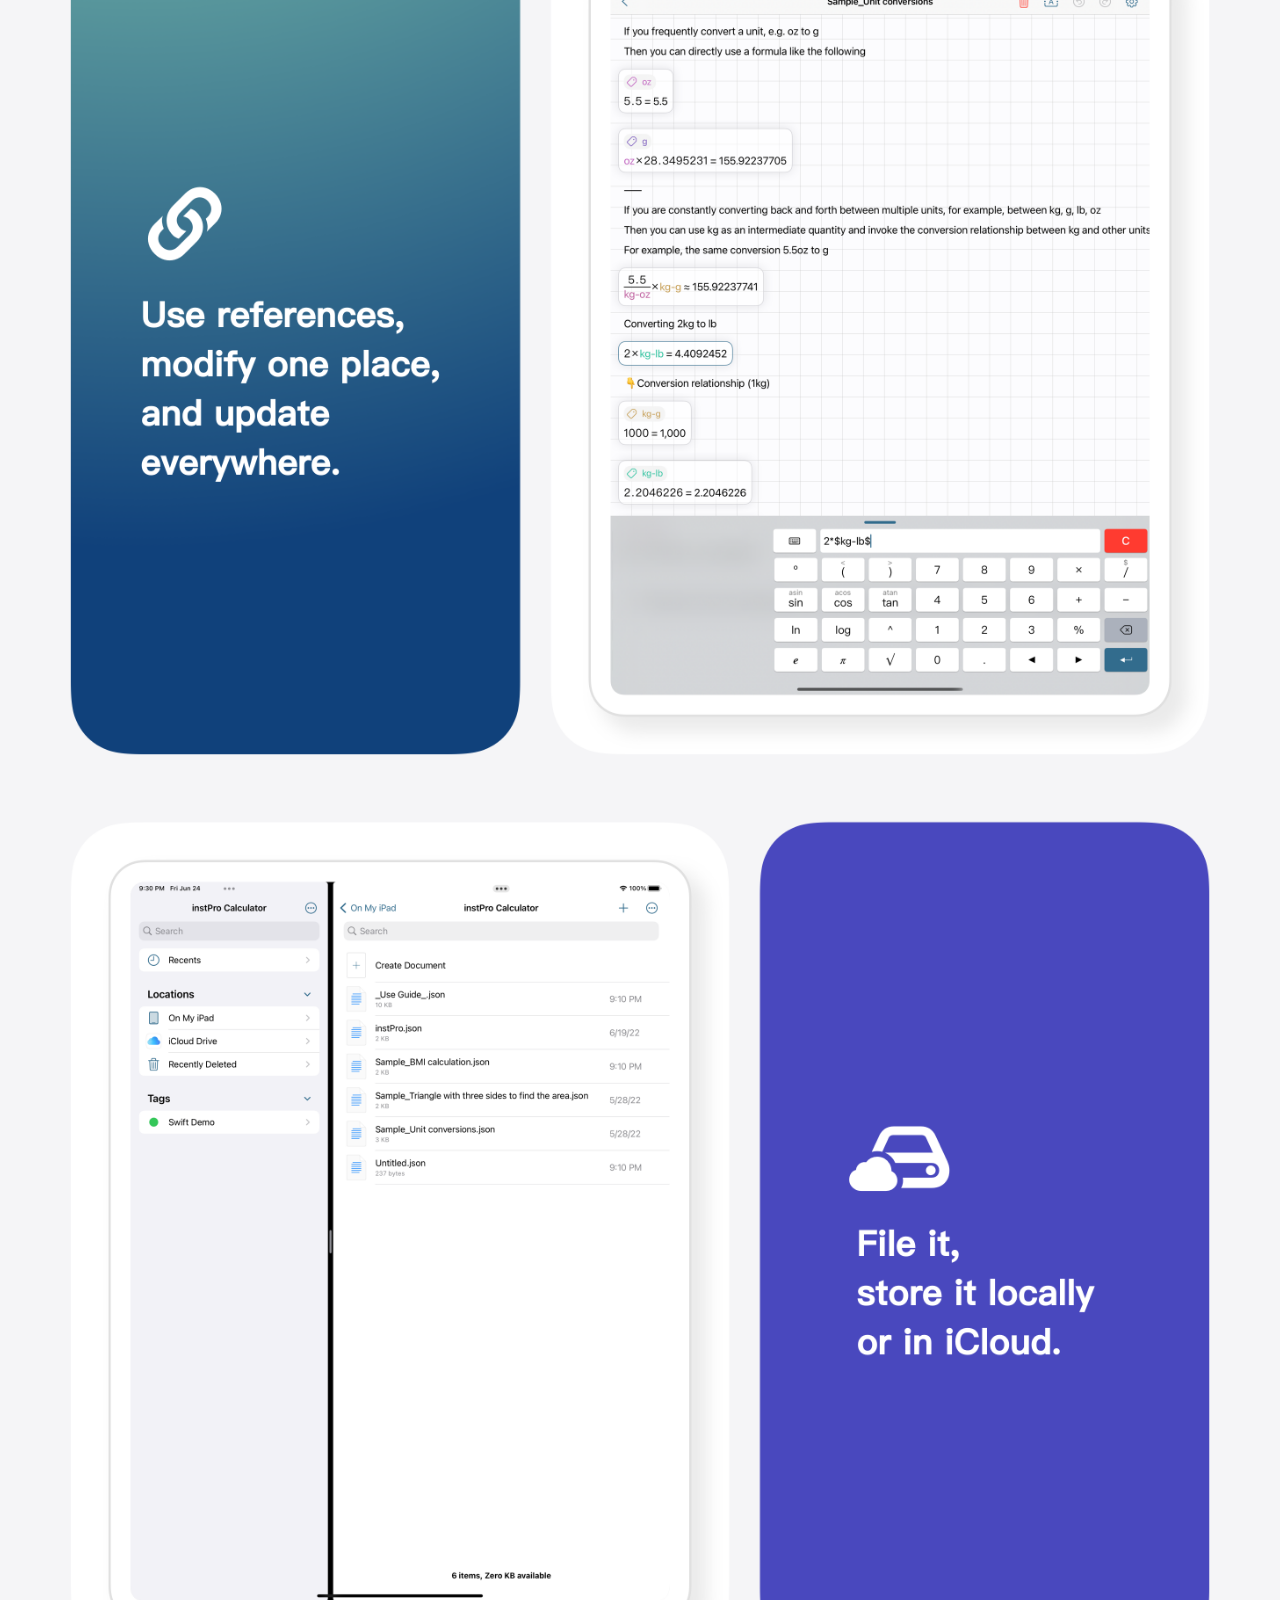
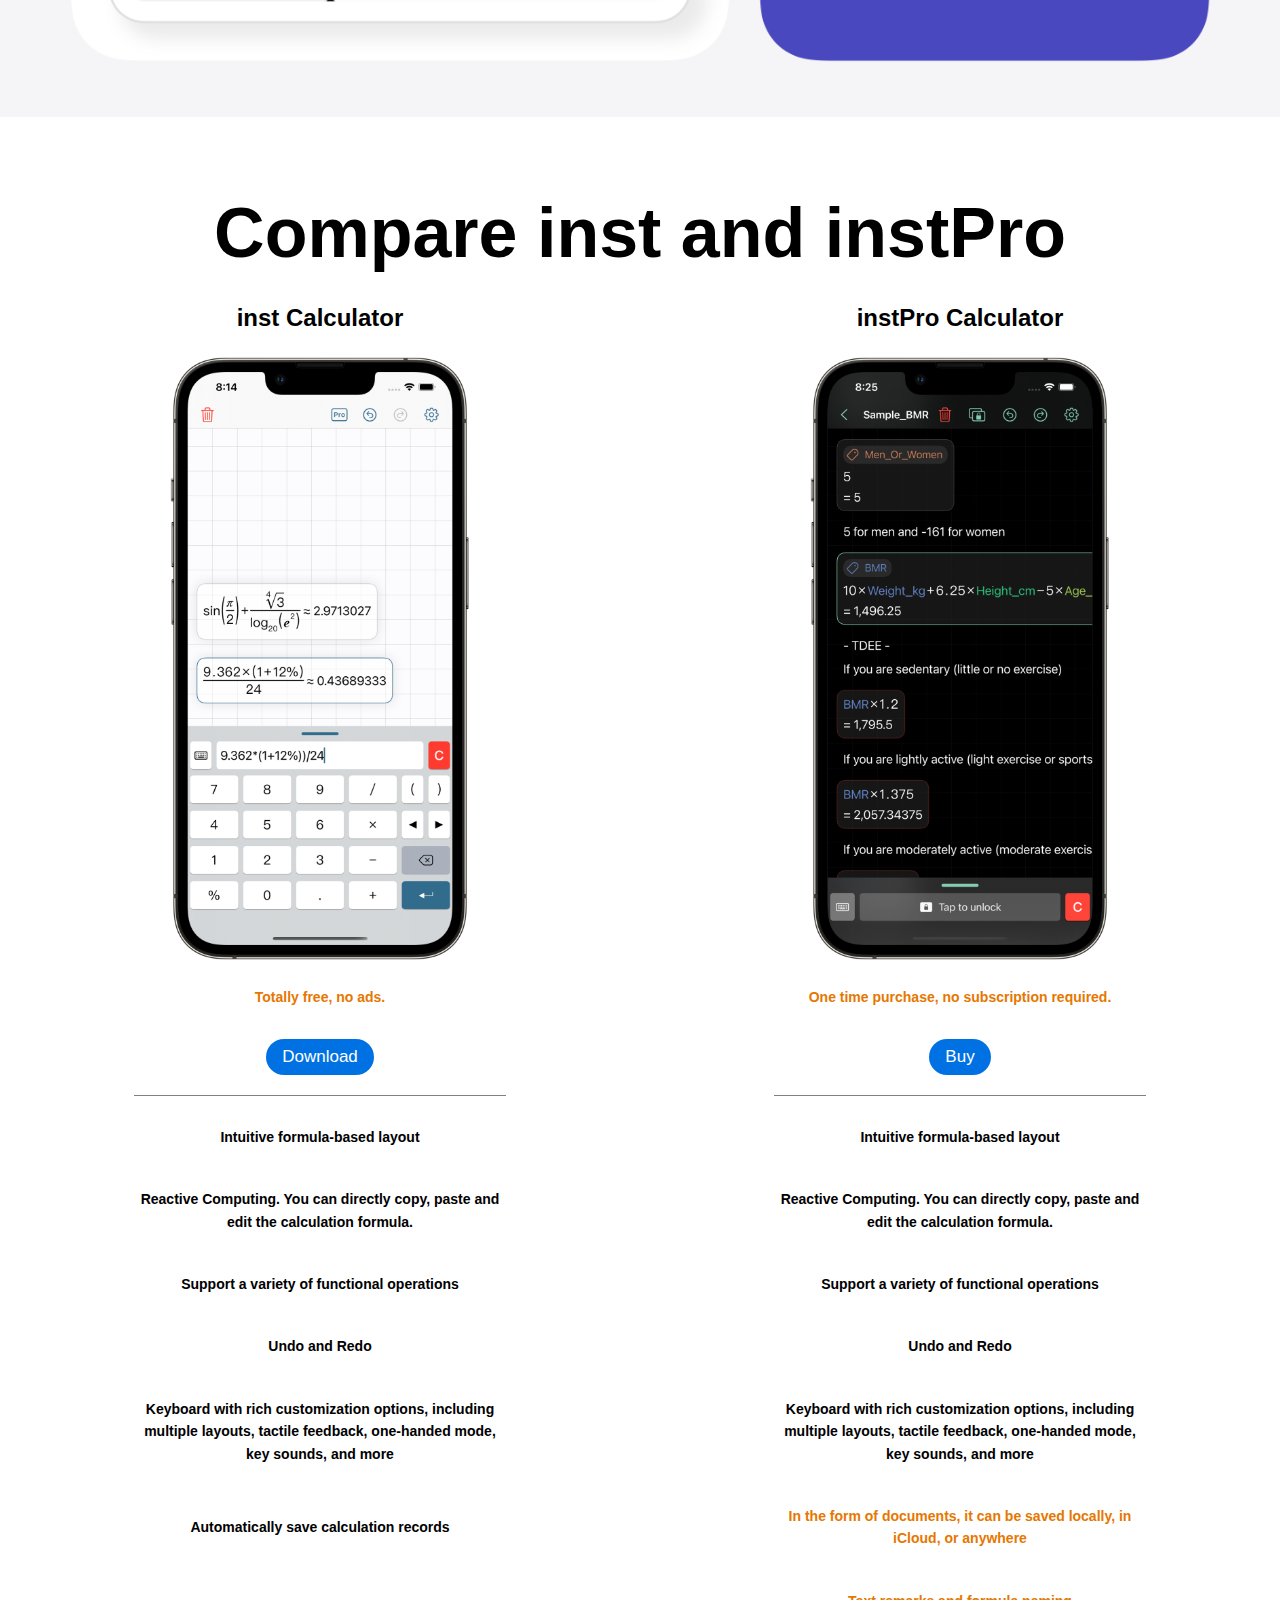
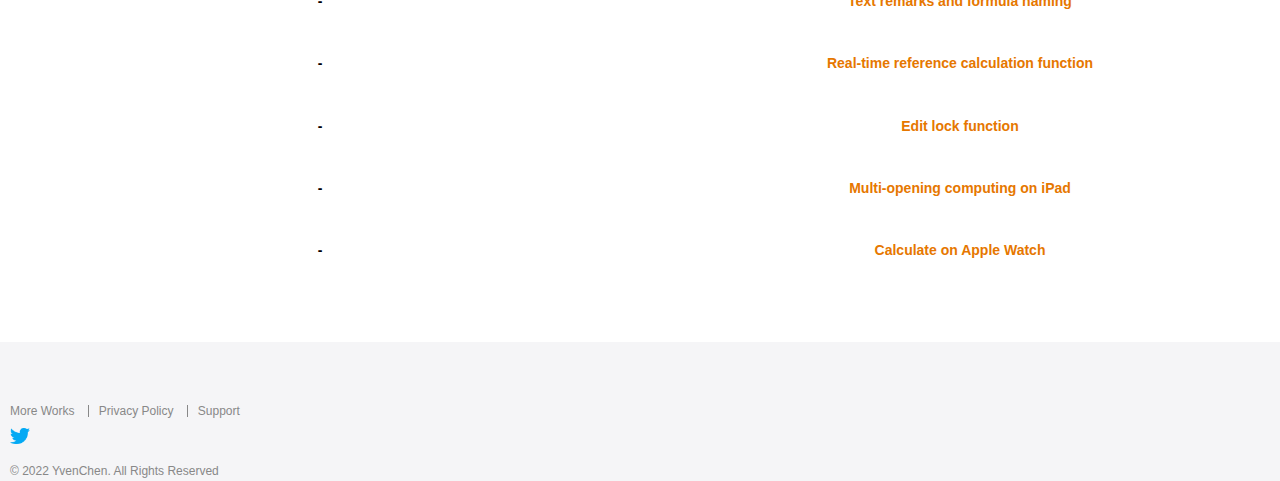
<file: instCalculator/calcMain.html>
<!DOCTYPE html>
<html lang="en">
  <head>
    <meta charset="UTF-8">
    <meta http-equiv="X-UA-Compatible" content="IE=edge">
    <meta id="viewport" name="viewport" content="width=device-width,initial-scale=1,maximum-scale=1,user-scalable=0">
    <meta http-equiv="content-type" content="text/html;charset=utf-8">
    <meta name="keywords" content="inst pro calculator ios indie app free ads">
    <meta name="description" content="Functionality meets simplicity.">
    <title>  inst Calculator  </title>
    <link rel="stylesheet" href="./assets/css/calcMain.css">
  </head>

  <body>
    <div class="banner">
      <div class="titleArea">
        <h1>
          <span class="descriptionText">inst & instPro Calculator</span>
        </h1>
        <p class="titleText" style="font-weight: bolder;">Functionality meets simplicity.</p>
      </div>
      
      <br />
      <img class="presentImage" src="./assets/images/12.9_en_1.png" alt="instPro Calculator">
      <br />
      <img class="presentImage" src="./assets/images/12.9_en_2.png" alt="instPro Calculator">
      <br />
      <img class="presentImage" src="./assets/images/12.9_en_3.png" alt="instPro Calculator">
    </div>

    <div class="mainContent">
      <h2>
        <span class="titleText">Compare inst and instPro</span>
      </h2>

      <table>
        <tr>
          <th>
            <h3>
              <span class="descriptionText">inst Calculator</span>
            </h3>
          </th>
          <th>
            <h3>
              <span class="descriptionText">instPro Calculator</span>
            </h3>
          </th>
        </tr>

        <tr>
          <th>
            <img class="compareImage" src="./assets/images/inst_en_1.png" alt="inst Calculator">
          </th>
          <th>
            <img class="compareImage" src="./assets/images/instPro_en_1.png" alt="inst Calculator">
          </th>
        </tr>

        <tr>
          <th>
            <p class="promotionText">Totally free, no ads.</p>
          </th>
          <th>
            <p class="promotionText">One time purchase, no subscription required.</p>
          </th>
        </tr>

        <tr>
          <th>
            <a href="https://apps.apple.com/us/app/inst-calculator/id1627383430" class="button">Download</a>
          </th>
          <th>
            <a href="https://apps.apple.com/us/app/instpro-calculator/id1610903373" class="button">Buy</a>
          </th>
        </tr>

        <tr>
          <th>
            <hr />
          </th>
          <th>
            <hr />
          </th>
        </tr>

        <tr>
          <th>
            <p class="tableText">Intuitive formula-based layout</p>
          </th>
          <th>
            <p class="tableText">Intuitive formula-based layout</p>
          </th>
        </tr>

        <tr>
          <th>
            <p class="tableText">Reactive Computing. You can directly copy, paste and edit the calculation formula.</p>
          </th>
          <th>
            <p class="tableText">Reactive Computing. You can directly copy, paste and edit the calculation formula.</p>
          </th>
        </tr>

        <tr>
          <th>
            <p class="tableText">Support a variety of functional operations</p>
          </th>
          <th>
            <p class="tableText">Support a variety of functional operations</p>
          </th>
        </tr>

        <tr>
          <th>
            <p class="tableText">Undo and Redo</p>
          </th>
          <th>
            <p class="tableText">Undo and Redo</p>
          </th>
        </tr>

        <tr>
          <th>
            <p class="tableText">Keyboard with rich customization options, including multiple layouts, tactile feedback, one-handed mode, key sounds, and more</p>
          </th>
          <th>
            <p class="tableText">Keyboard with rich customization options, including multiple layouts, tactile feedback, one-handed mode, key sounds, and more</p>
          </th>
        </tr>

        <tr>
          <th>
            <p class="tableText">Automatically save calculation records</p>
          </th>
          <th>
            <p class="tableText" style="color: rgb(230, 119, 0);">In the form of documents, it can be saved locally, in iCloud, or anywhere</p>
          </th>
        </tr>
        
        <tr>
          <th>
            <p class="tableText">-</p>
          </th>
          <th>
            <p class="tableText" style="color: rgb(230, 119, 0);">Text remarks and formula naming</p>
          </th>
        </tr>

        <tr>
          <th>
            <p class="tableText">-</p>
          </th>
          <th>
            <p class="tableText" style="color: rgb(230, 119, 0);">Real-time reference calculation function</p>
          </th>
        </tr>

        <tr>
          <th>
            <p class="tableText">-</p>
          </th>
          <th>
            <p class="tableText" style="color: rgb(230, 119, 0);">Edit lock function</p>
          </th>
        </tr>

        <tr>
          <th>
            <p class="tableText">-</p>
          </th>
          <th>
            <p class="tableText" style="color: rgb(230, 119, 0);">Multi-opening computing on iPad</p>
          </th>
        </tr>

        <tr>
          <th>
            <p class="tableText">-</p>
          </th>
          <th>
            <p class="tableText" style="color: rgb(230, 119, 0);">Calculate on Apple Watch</p>
          </th>
        </tr>
      </table>

    </div>


    <div class="footer">  
      <!-- <div class="lang-area">  
        <a href="/?lang=zh_CN" class="first-item">简</a>
        <a href="/?lang=zh_TW">繁</a>  
      </div>   -->
      
      <div class="link-area">  
        <a target="_blank" href="https://yvenchen.github.io/" class="first-item">More Works</a>
        <a target="_blank" href="./privacy.html">Privacy Policy</a>
        <a target="_blank" href="./support.html">Support</a>  
      </div>

      <a class="twitter" href="https://twitter.com/YvenChen" >
        <img src="./assets/images/twitter.png" alt="twitter" style="width: 20px; margin-top: 5px;"/>
      </a>

      <p class="copyright">&copy; <span id=currentYear>2022</span> YvenChen. All Rights Reserved</p>
    </div>
    
    <script>
      !function(){
        var e=document.getElementById("currentYear"),n=(new Date).getFullYear();
        e&&n-+e.innerHTML==1&&(e.innerHTML=n)
      }()
    </script> 
    
  </body>
</html>
</file>
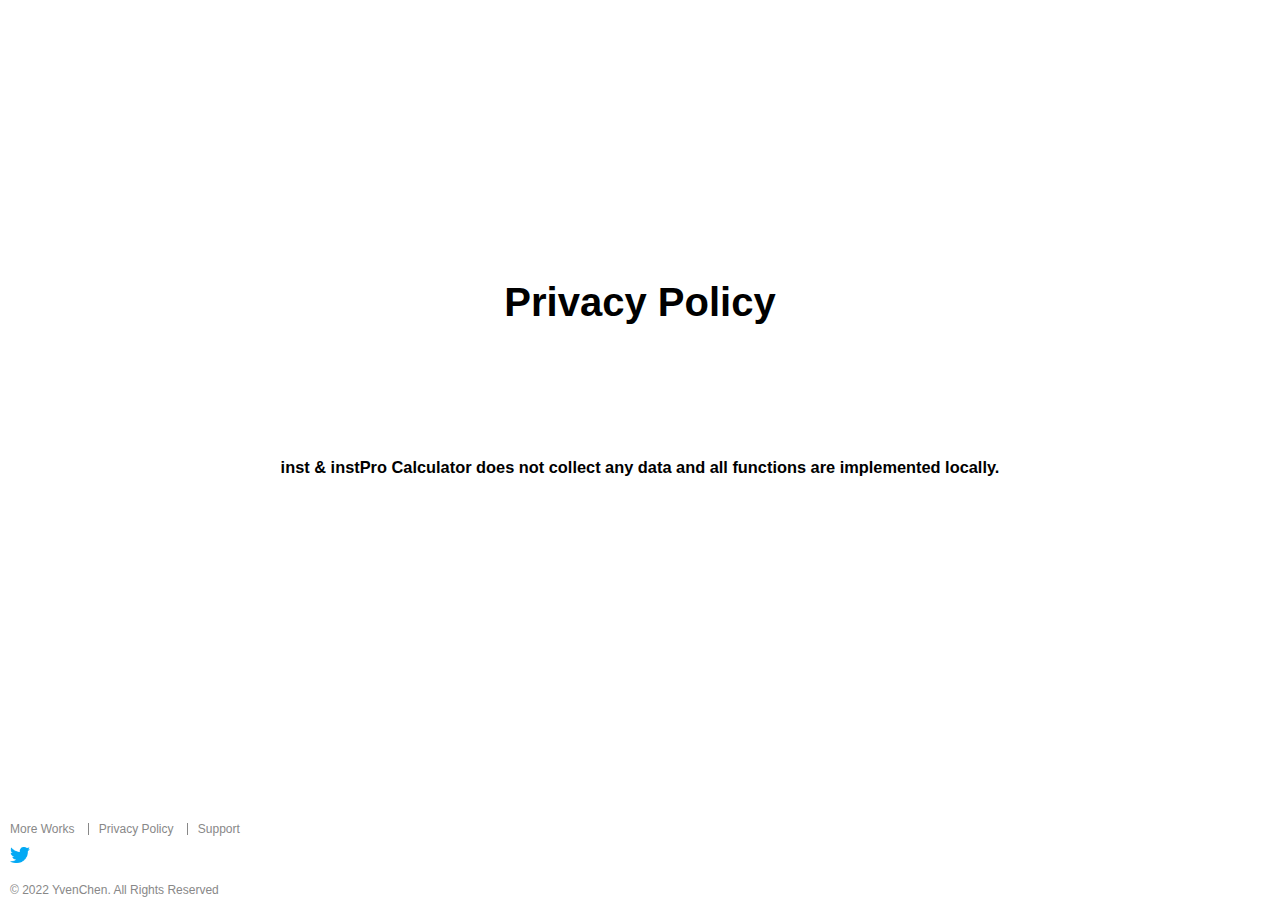
<file: instCalculator/privacy.html>
<!DOCTYPE html>
<html lang="en">
  <head>
    <meta charset="UTF-8">
    <meta http-equiv="X-UA-Compatible" content="IE=edge">
    <meta id="viewport" name="viewport" content="width=device-width,initial-scale=1,maximum-scale=1,user-scalable=0">
    <meta http-equiv="content-type" content="text/html;charset=utf-8">
    <meta name="keywords" content="inst pro calculator">
    <meta name="description" content="Privacy Policy">

    <title>  Privacy Policy  </title>

    <link rel="stylesheet" href="./assets/css/privacy_support.css">

  </head>

  <body ontouchstart="">  
    <div class="container">
      <div class="content">
        <h1 class="name" style="margin-top: 20%; font-size: 40px;">Privacy Policy</h1>
        <h3 class="slogan" style="margin-top: 10%;">
          inst & instPro Calculator does not collect any data and all functions are implemented locally.
        </h3>
      </div>

      <div class="footer">  
        <!-- <div class="lang-area">  
          <a href="/?lang=zh_CN" class="first-item">简</a>
          <a href="/?lang=zh_TW">繁</a>  
        </div>   -->
        
        <div class="link-area">  
          <a target="_blank" href="https://yvenchen.github.io/" class="first-item">More Works</a>
          <a target="_blank" href="./privacy.html">Privacy Policy</a>
          <a target="_blank" href="./support.html">Support</a>  
        </div>

        <a class="twitter" href="https://twitter.com/YvenChen" >
          <img src="./assets/images/twitter.png" alt="twitter" style="width: 20px; margin-top: 5px;"/>
        </a>
        
        <p class="copyright">&copy; <span id=currentYear>2022</span> YvenChen. All Rights Reserved</p>
      </div>

    </div>  
    

    <script>
      !function(){
        var e=document.getElementById("currentYear"),n=(new Date).getFullYear();
        e&&n-+e.innerHTML==1&&(e.innerHTML=n)
      }()
    </script> 
    
  </body>
</html>
</file>
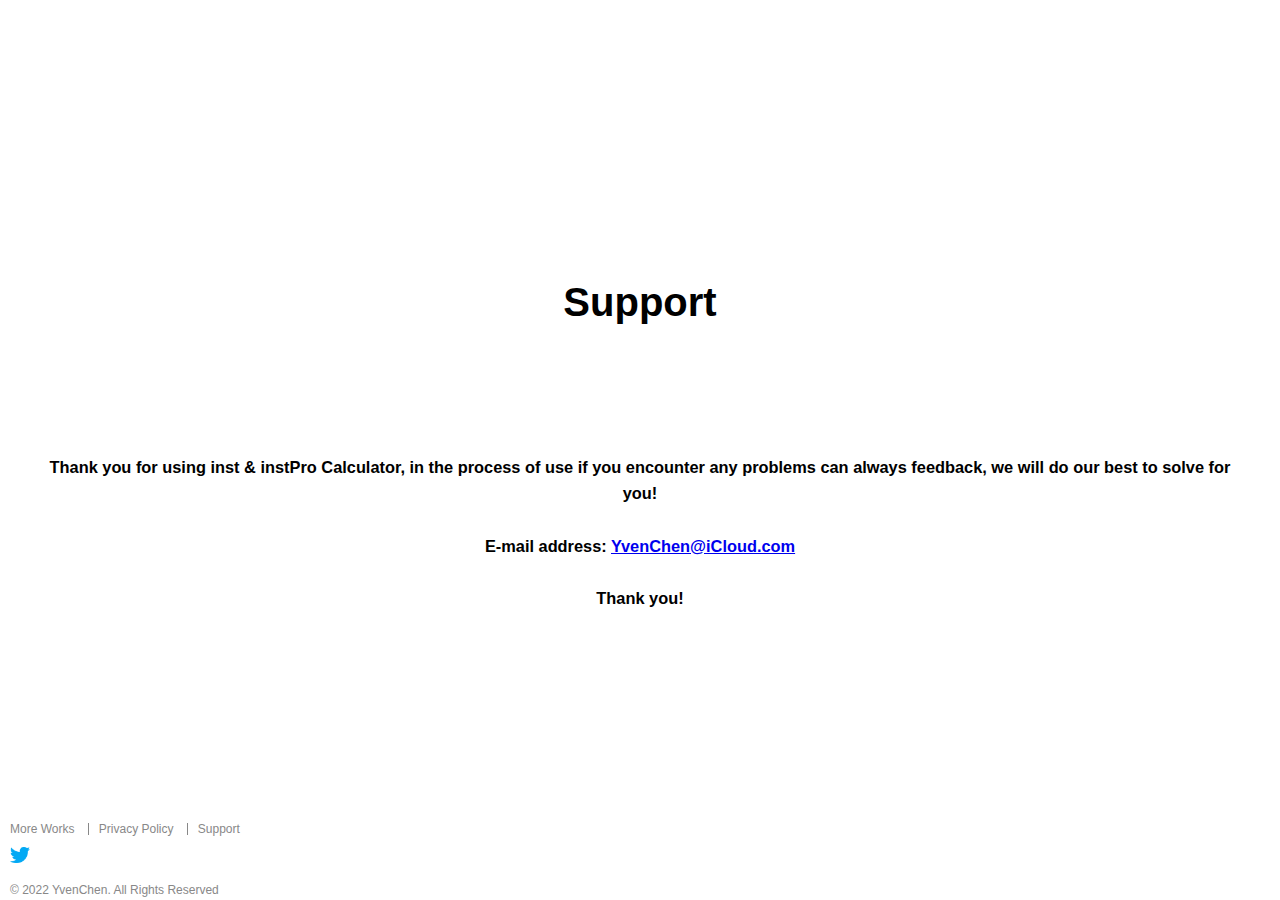
<file: instCalculator/support.html>
<!DOCTYPE html>
<html lang="en">
  <head>
    <meta charset="UTF-8">
    <meta http-equiv="X-UA-Compatible" content="IE=edge">
    <meta id="viewport" name="viewport" content="width=device-width,initial-scale=1,maximum-scale=1,user-scalable=0">
    <meta http-equiv="content-type" content="text/html;charset=utf-8">
    <meta name="keywords" content="inst pro calculator">
    <meta name="description" content="Support">

    <title>  Support  </title>

    <link rel="stylesheet" href="./assets/css/privacy_support.css">

  </head>

  <body ontouchstart="">  
    <div class="container">
      <div class="content">
        <h1 class="name" style="margin-top: 20%; font-size: 40px;">Support</h1>
        <h3 class="slogan" style="margin-top: 10%;">
            Thank you for using inst & instPro Calculator, in the process of use if you encounter any problems can always feedback, we will do our best to solve for you!
            <br />
            <br />
            E-mail address: <a href="mailto:YvenChen@iCloud.com" >YvenChen@iCloud.com</a>
            <br />
            <br />
            Thank you!
        </h3>
      </div>

      <div class="footer">  
        <!-- <div class="lang-area">  
          <a href="/?lang=zh_CN" class="first-item">简</a>
          <a href="/?lang=zh_TW">繁</a>  
        </div>   -->
        
        <div class="link-area">  
          <a target="_blank" href="https://yvenchen.github.io/" class="first-item">More Works</a>
          <a target="_blank" href="./privacy.html">Privacy Policy</a>
          <a target="_blank" href="./support.html">Support</a>  
        </div>

        <a class="twitter" href="https://twitter.com/YvenChen" >
            <img src="./assets/images/twitter.png" alt="twitter" style="width: 20px; margin-top: 5px;"/>
        </a>
        
        <p class="copyright">&copy; <span id=currentYear>2022</span> YvenChen. All Rights Reserved</p>
      </div>

    </div>  
    

    <script>
      !function(){
        var e=document.getElementById("currentYear"),n=(new Date).getFullYear();
        e&&n-+e.innerHTML==1&&(e.innerHTML=n)
      }()
    </script> 
    
  </body>
</html>
</file>
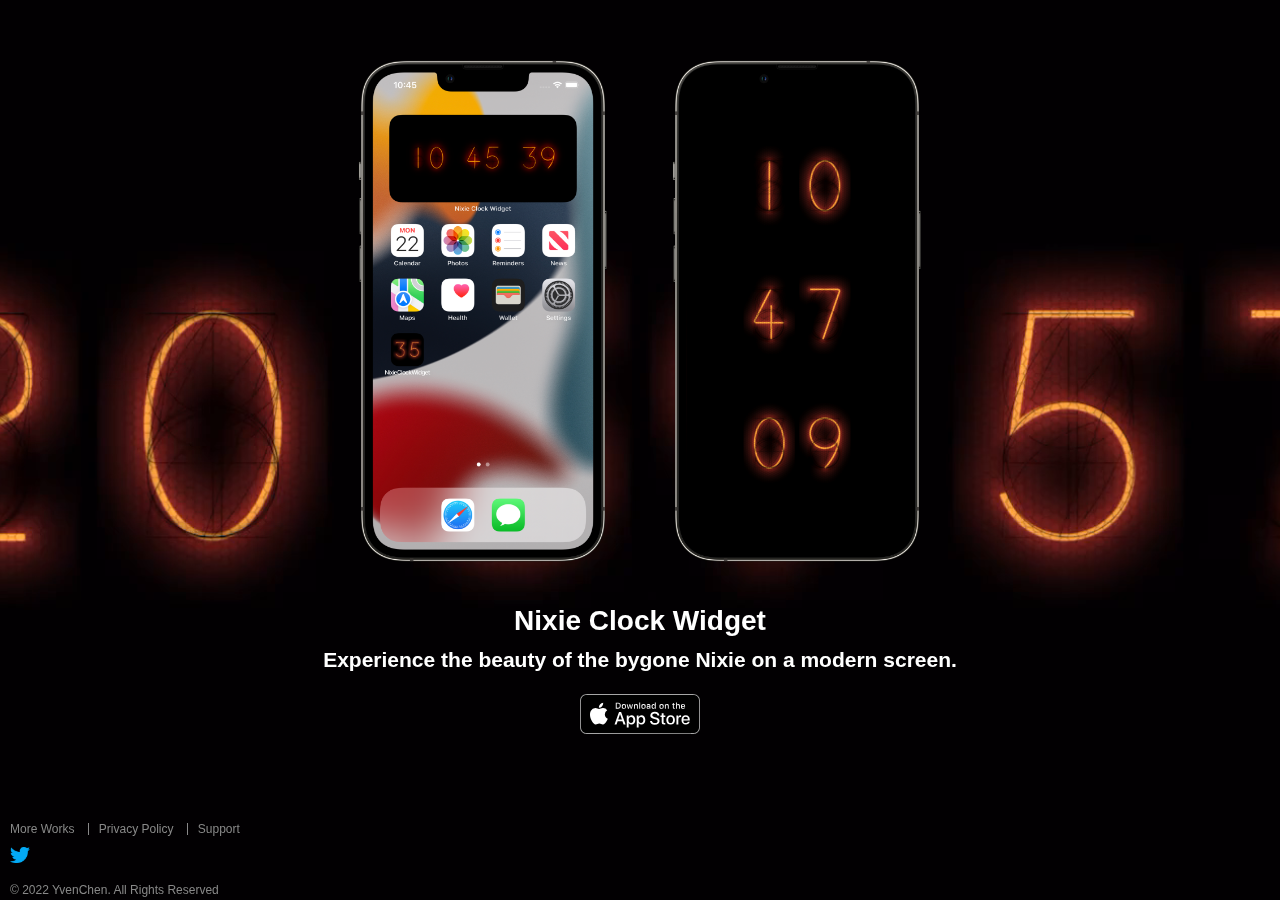
<file: nixieClockWidget/nixieMain.html>
<!DOCTYPE html>
<html lang="en">
  <head>
    <meta charset="UTF-8">
    <meta http-equiv="X-UA-Compatible" content="IE=edge">
    <meta id="viewport" name="viewport" content="width=device-width,initial-scale=1,maximum-scale=1,user-scalable=0">
    <meta http-equiv="content-type" content="text/html;charset=utf-8">
    <meta name="keywords" content="nixie clock widget ios indie app free ads">
    <meta name="description" content="Experience the beauty of the bygone Nixie on a modern screen.">
    <title>  Nixie Clock Widget  </title>
    <link rel="stylesheet" href="./assets/css/nixieMain.css">
  </head>

  <body>  
    <div class="container">
      <div class="content">
        <div class="presentationIamge">
          <img class="presentationIamge1" src="./assets/images/presentation1.png" alt="Nixie Clock Widget 1">
          <img class="presentationIamge2" src="./assets/images/presentation2.png" alt="Nixie Clock Widget 2">
        </div>

        <div class="main">
          <h1 class="name">Nixie Clock Widget</h1>
          <h2 class="slogan">Experience the beauty of the bygone Nixie on a modern screen.</h2>

          <a class="download" href="https://apps.apple.com/us/app/nixie-clock-widget/id1640858241" >
            <img class="downloadImage" src="./assets/images/Download_on_the_App_Store_Badge_US-UK_RGB_blk_092917.svg" alt="Download on the App Store"/>
          </a>
        </div>

      </div>

      <div class="footer">  
        <!-- <div class="lang-area">  
          <a href="/?lang=zh_CN" class="first-item">简</a>
          <a href="/?lang=zh_TW">繁</a>  
        </div>   -->
        
        <div class="link-area">  
          <a target="_blank" href="https://yvenchen.github.io/" class="first-item">More Works</a>
          <a target="_blank" href="./privacy.html">Privacy Policy</a>
          <a target="_blank" href="./support.html">Support</a>  
        </div>

        <a class="twitter" href="https://twitter.com/YvenChen" >
          <img src="./assets/images/twitter.png" alt="twitter" style="width: 20px; margin-top: 5px;"/>
        </a>

        <p class="copyright">&copy; <span id=currentYear>2022</span> YvenChen. All Rights Reserved</p>
      </div>

    </div>  
    
    <video id="video" autoplay="autoplay" muted type="video/mp4" src="./assets/videos/nixieFlash.mp4" loop="loop"></video>   

    <script>
      !function(){
        var e=document.getElementById("currentYear"),n=(new Date).getFullYear();
        e&&n-+e.innerHTML==1&&(e.innerHTML=n)
      }()
    </script> 
    
  </body>
</html>
</file>
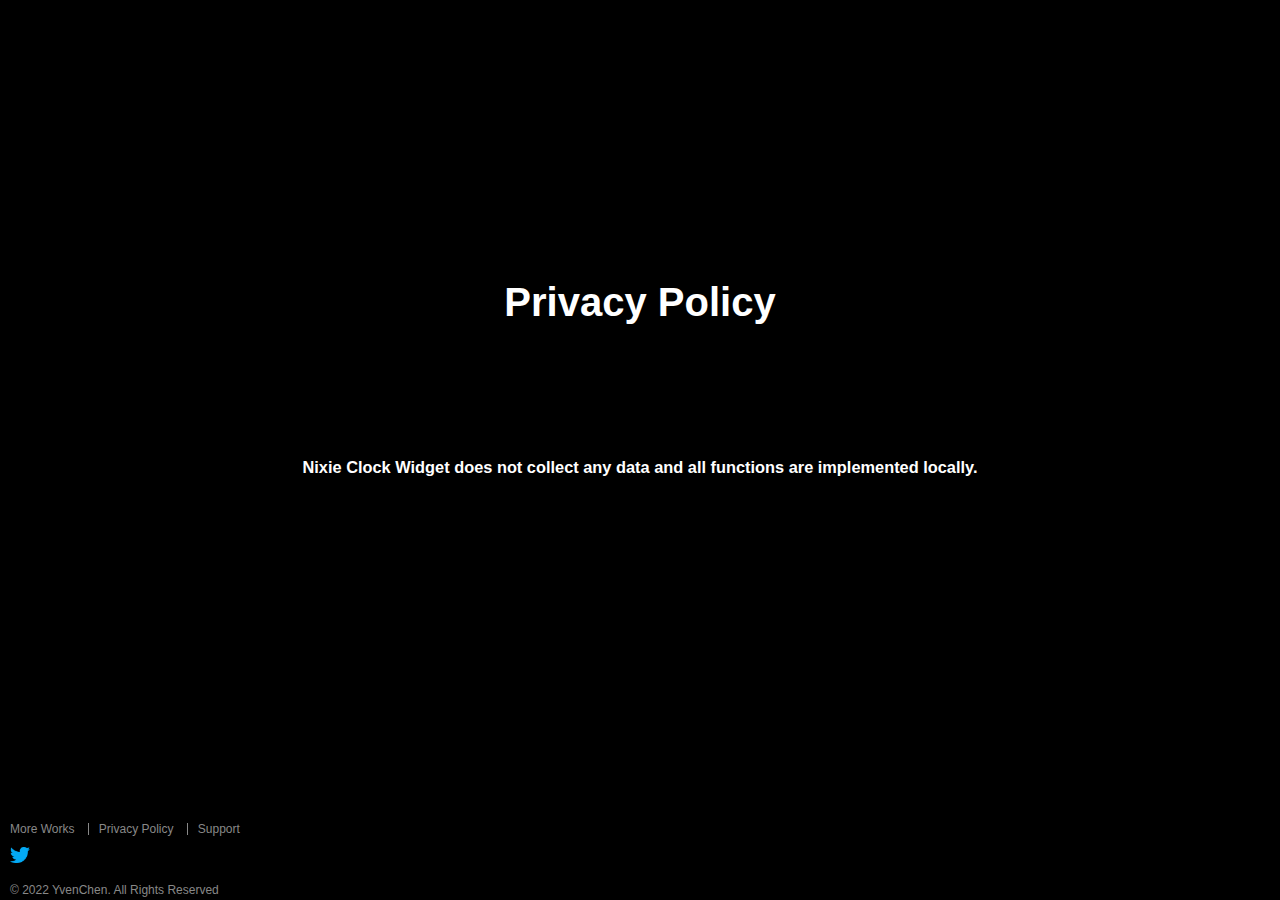
<file: nixieClockWidget/privacy.html>
<!DOCTYPE html>
<html lang="en">
  <head>
    <meta charset="UTF-8">
    <meta http-equiv="X-UA-Compatible" content="IE=edge">
    <meta id="viewport" name="viewport" content="width=device-width,initial-scale=1,maximum-scale=1,user-scalable=0">
    <meta http-equiv="content-type" content="text/html;charset=utf-8">
    <meta name="keywords" content="Nixie Clock Widget">
    <meta name="description" content="Privacy Policy">

    <title>  Privacy Policy  </title>

    <link rel="stylesheet" href="./assets/css/nixieMain.css">

  </head>

  <body ontouchstart="">  
    <div class="container">
      <div class="content">
        <h1 class="name" style="margin-top: 20%; font-size: 40px;">Privacy Policy</h1>
        <h3 class="slogan" style="margin-top: 10%;">
            Nixie Clock Widget does not collect any data and all functions are implemented locally.
        </h3>
      </div>

      <div class="footer">  
        <!-- <div class="lang-area">  
          <a href="/?lang=zh_CN" class="first-item">简</a>
          <a href="/?lang=zh_TW">繁</a>  
        </div>   -->
        
        <div class="link-area">  
          <a target="_blank" href="./nixieMain.html" class="first-item">More Works</a>
          <a target="_blank" href="./privacy.html">Privacy Policy</a>
          <a target="_blank" href="./support.html">Support</a>  
        </div>

        <a class="twitter" href="https://twitter.com/YvenChen" >
          <img src="./assets/images/twitter.png" alt="twitter" style="width: 20px; margin-top: 5px;"/>
        </a>
        
        <p class="copyright">&copy; <span id=currentYear>2022</span> YvenChen. All Rights Reserved</p>
      </div>

    </div>  
    

    <script>
      !function(){
        var e=document.getElementById("currentYear"),n=(new Date).getFullYear();
        e&&n-+e.innerHTML==1&&(e.innerHTML=n)
      }()
    </script> 
    
  </body>
</html>
</file>
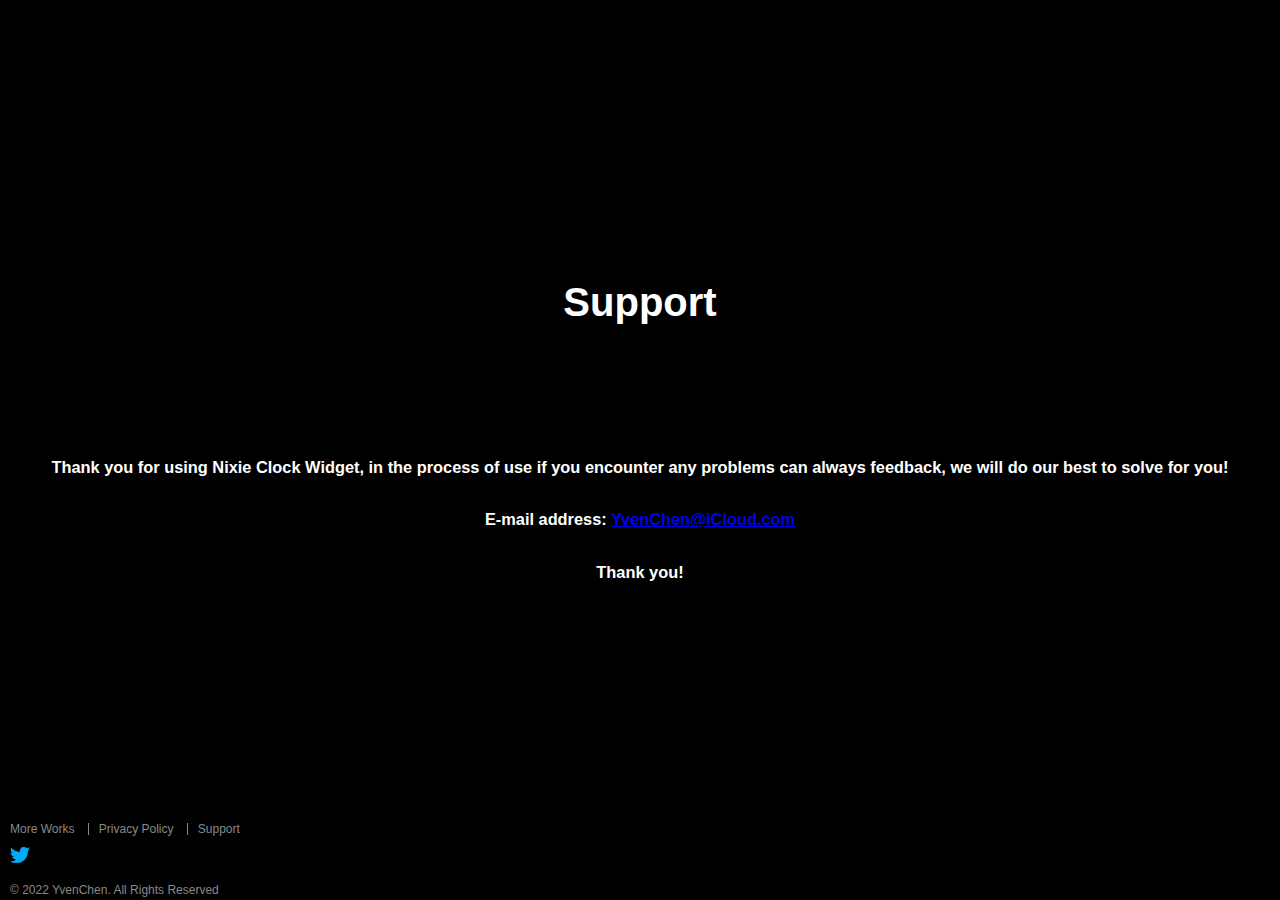
<file: nixieClockWidget/support.html>
<!DOCTYPE html>
<html lang="en">
  <head>
    <meta charset="UTF-8">
    <meta http-equiv="X-UA-Compatible" content="IE=edge">
    <meta id="viewport" name="viewport" content="width=device-width,initial-scale=1,maximum-scale=1,user-scalable=0">
    <meta http-equiv="content-type" content="text/html;charset=utf-8">
    <meta name="keywords" content="Nixie Clock Widget">
    <meta name="description" content="Support">

    <title>  Support  </title>

    <link rel="stylesheet" href="./assets/css/nixieMain.css">

  </head>

  <body ontouchstart="">  
    <div class="container">
      <div class="content">
        <h1 class="name" style="margin-top: 20%; font-size: 40px;">Support</h1>
        <h3 class="slogan" style="margin-top: 10%;">
            Thank you for using Nixie Clock Widget, in the process of use if you encounter any problems can always feedback, we will do our best to solve for you!
            <br />
            <br />
            E-mail address: <a href="mailto:YvenChen@iCloud.com" >YvenChen@iCloud.com</a>
            <br />
            <br />
            Thank you!
        </h3>
      </div>

      <div class="footer">  
        <!-- <div class="lang-area">  
          <a href="/?lang=zh_CN" class="first-item">简</a>
          <a href="/?lang=zh_TW">繁</a>  
        </div>   -->
        
        <div class="link-area">  
          <a target="_blank" href="./nixieMain.html" class="first-item">More Works</a>
          <a target="_blank" href="./privacy.html">Privacy Policy</a>
          <a target="_blank" href="./support.html">Support</a>  
        </div>

        <a class="twitter" href="https://twitter.com/YvenChen" >
            <img src="./assets/images/twitter.png" alt="twitter" style="width: 20px; margin-top: 5px;"/>
        </a>
        
        <p class="copyright">&copy; <span id=currentYear>2022</span> YvenChen. All Rights Reserved</p>
      </div>

    </div>  
    

    <script>
      !function(){
        var e=document.getElementById("currentYear"),n=(new Date).getFullYear();
        e&&n-+e.innerHTML==1&&(e.innerHTML=n)
      }()
    </script> 
    
  </body>
</html>
</file>
<file: instCalculator/assets/css/calcMain.css>
* {
  margin: 0;
  padding: 0
}

body {
  font: 14px/1.6 PingFang SC,
    Helvetica Neue,
    Helvetica,
    STHeitiSC-Light,
    Arial,
    sans-serif;
  color: black;
  background-color: #F5F5F7;
}

.banner {
  text-align: center;
}

.titleArea {
  padding-top: 200px;
  padding-bottom: 200px;
  background-color: white;
}

.mainContent {
  text-align: center;
  margin-top: 20px;
  margin-bottom: 60px;
  padding-top: 60px;
  padding-bottom: 60px;
  background-color: white;
}

.titleText {
  font-size:70px;
}

.descriptionText {
  font-size: x-large;
}

.promotionText {
  color: rgb(230, 119, 0);
}

.button {
  cursor: pointer;
  display: inline-block;
  text-align: center;
  white-space: nowrap;
  font-size: 17px;
  line-height: 1.17648;
  font-weight: 400;
  letter-spacing: 0em;
  min-width: 28px;
  padding-left: 16px;
  padding-right: 16px;
  padding-top: 8px;
  padding-bottom: 8px;
  border-radius: 980px;
  background: #0071e3;
  color: #fff;
  margin-top: 10px;
  text-decoration: none;
}

table {
  border-collapse: collapse;
  width: 100%;
  table-layout: fixed;
}

th, td {
  padding: 10px;
  text-align: center;
}

hr {
  width: 60%;
  margin: 0 auto;
  border: 0;
  height: 0;
  border-bottom: 1px solid gray;
}

.tableText {
  margin-top: 10px;
  margin-bottom: 10px;
  padding-inline: 20%;
}

.presentImage {
  width: 1200px;
}

.compareImage {
  width: 300px;
}

.footer {
  position: relative;
  font-size: 12px;
  margin-left: 10px;
}

.lang-area a,.link-area a {
  display:inline-block;
  color:#888;
  text-decoration:none;
  border-left:1px solid;
  line-height:1;
  padding: 0 10px
}

.lang-area a.first-item,
.link-area a.first-item,
.lang-area a:first-child,
.link-area a:first-child {
  border-left:0;
  padding-left:0
}

.link-area {
  margin-top: 26px;
}

.copyright {
  margin-top:10px;
  color:#888
}

.hidden {
  position: absolute;
  top: -9999px;
  left: -9999px;
}

@media (max-width:1200px ) {
  .presentImage {
    width: 100%;
  }
}

@media (max-width:700px ) {
  .titleArea {
    padding-top: 100px;
    padding-bottom: 100px;
    background-color: white;
  }

  .titleText {
    font-size: xx-large;
  }

  .descriptionText {
    font-size: large;
  }

  hr {
    width: 100%;
  }

  .presentImage {
    width: 100%;
  }

  .compareImage {
    width: 90%;
  }
}
</file>
<file: instCalculator/assets/css/privacy_support.css>
* {
  margin: 0;
  padding: 0
}

body {
  line-height:1.6;
  font: 14px/1.6 PingFang SC,
    Helvetica Neue,
    Helvetica,
    STHeitiSC-Light,
    Arial,
    sans-serif;
  overflow: hidden;
  color: black;
  background-color: white;
}

html,
body,
.container {
  position: relative;
  display: block;
  height: 100%;
  min-height: 100%;
}

.container {
  overflow:hidden
}

.content {
  text-align: center;
  padding-top: 30px;
  max-width: 1200px;
  margin: 0 auto;
}

.presentationIamge1,
.presentationIamge2 {
  width: 250px;
  display: inline-block;
  padding: 30px;
}

.main {
  width: auto;
  display: inline-blolck;
}

.logo {
  width: 10%;
}

.download {
  font-size: 50px
}

.footer {
  position: absolute;
  bottom: 0;
  font-size: 12px;
  margin-left: 10px;
}

.lang-area a,.link-area a {
  display:inline-block;
  color:#888;
  text-decoration:none;
  border-left:1px solid;
  line-height:1;
  padding: 0 10px
}

.lang-area a.first-item,
.link-area a.first-item,
.lang-area a:first-child,
.link-area a:first-child {
  border-left:0;
  padding-left:0
}

.link-area {
  margin-top: 26px;
}

.copyright {
  margin-top:10px;
  color:#888
}

video {
  position:absolute;
  left:0;
  top:0;
  z-index:-1;
  width:100%;
  height:100%;
  object-fit:cover
}


@media (max-width:880px ) {
  .presentationIamge1,
  .presentationIamge2 {
    width: 30%;
  }

  .name,
  .slogan {
    font-size: small;
  }
  .download {
    font-size: 30px;
  }
  .downloadImage {
    width: 80px;
  }
}

@media (max-width:480px ) {
  .presentationIamge1 {
    width: 40%;
    padding: 10px;
    margin-top: 0px;
  }
  .presentationIamge2 {
    display: none;
  }

  .name,
  .slogan {
    font-size: small;
  }
  .download {
    font-size: 30px;
  }
  .downloadImage {
    width: 80px;
  }
}
</file>
<file: nixieClockWidget/assets/css/nixieMain.css>
* {
  margin: 0;
  padding: 0
}

body {
  line-height:1.6;
  font: 14px/1.6 PingFang SC,
    Helvetica Neue,
    Helvetica,
    STHeitiSC-Light,
    Arial,
    sans-serif;
  overflow: hidden;
  color: rgb(255, 255, 255);
  background-color: black;
}

html,
body,
.container {
  position: relative;
  display: block;
  height: 100%;
  min-height: 100%;
}

.container {
  overflow:hidden
}

.content {
  text-align: center;
  padding-top: 30px;
  max-width: 1200px;
  margin: 0 auto;
}

.presentationIamge1,
.presentationIamge2 {
  width: 250px;
  display: inline-block;
  padding: 30px;
}

.main {
  width: auto;
  display: inline-blolck;
}

.logo {
  width: 10%;
}

.download {
  font-size: 50px
}

.footer {
  position: absolute;
  bottom: 0;
  font-size: 12px;
  margin-left: 10px;
}

.lang-area a,.link-area a {
  display:inline-block;
  color:#888;
  text-decoration:none;
  border-left:1px solid;
  line-height:1;
  padding: 0 10px
}

.lang-area a.first-item,
.link-area a.first-item,
.lang-area a:first-child,
.link-area a:first-child {
  border-left:0;
  padding-left:0
}

.link-area {
  margin-top: 26px;
}

.copyright {
  margin-top:10px;
  color:#888
}

video {
  position:absolute;
  left:0;
  top:0;
  z-index:-1;
  width:100%;
  height:100%;
  object-fit:cover
}


@media (max-width:880px ) {
  .presentationIamge1,
  .presentationIamge2 {
    width: 30%;
  }

  .name,
  .slogan {
    font-size: small;
  }
  .download {
    font-size: 30px;
  }
  .downloadImage {
    width: 80px;
  }
}

@media (max-width:480px ) {
  .presentationIamge1 {
    width: 40%;
    padding: 10px;
    margin-top: 0px;
  }
  .presentationIamge2 {
    display: none;
  }

  .name,
  .slogan {
    font-size: small;
  }
  .download {
    font-size: 30px;
  }
  .downloadImage {
    width: 80px;
  }
}
</file>
<file: assets/css/main.css>
@import url("fontawesome-all.min.css");
@import url("https://fonts.googleapis.com/css?family=Source+Sans+Pro:300,300italic,400,400italic,600,600italic,700,700italic");

/*
	Directive by HTML5 UP
	html5up.net | @ajlkn
	Free for personal and commercial use under the CCA 3.0 license (html5up.net/license)
*/

html, body, div, span, applet, object,
iframe, h1, h2, h3, h4, h5, h6, p, blockquote,
pre, a, abbr, acronym, address, big, cite,
code, del, dfn, em, img, ins, kbd, q, s, samp,
small, strike, strong, sub, sup, tt, var, b,
u, i, center, dl, dt, dd, ol, ul, li, fieldset,
form, label, legend, table, caption, tbody,
tfoot, thead, tr, th, td, article, aside,
canvas, details, embed, figure, figcaption,
footer, header, hgroup, menu, nav, output, ruby,
section, summary, time, mark, audio, video {
	margin: 0;
	padding: 0;
	border: 0;
	font-size: 100%;
	font: inherit;
	vertical-align: baseline;}

article, aside, details, figcaption, figure,
footer, header, hgroup, menu, nav, section {
	display: block;}

body {
	line-height: 1;
}

ol, ul {
	list-style: none;
}

blockquote, q {
	quotes: none;
}

	blockquote:before, blockquote:after, q:before, q:after {
		content: '';
		content: none;
	}

table {
	border-collapse: collapse;
	border-spacing: 0;
}

body {
	-webkit-text-size-adjust: none;
}

mark {
	background-color: transparent;
	color: inherit;
}

input::-moz-focus-inner {
	border: 0;
	padding: 0;
}

input, select, textarea {
	-moz-appearance: none;
	-webkit-appearance: none;
	-ms-appearance: none;
	appearance: none;
}

/* Basic */

	html {
		box-sizing: border-box;
	}

	*, *:before, *:after {
		box-sizing: inherit;
	}

	html, body {
		height: 100%;
	}

	body {
		background: #ffffff;
	}

		body.is-preload *, body.is-preload *:before, body.is-preload *:after {
			-moz-animation: none !important;
			-webkit-animation: none !important;
			-ms-animation: none !important;
			animation: none !important;
			-moz-transition: none !important;
			-webkit-transition: none !important;
			-ms-transition: none !important;
			transition: none !important;
		}

	body, input, select, textarea {
		color: #6e6e6e;
		font-family: 'Source Sans Pro', sans-serif;
		font-size: 16pt;
		font-weight: 400;
		line-height: 1.75em;
	}

	a {
		-moz-transition: color 0.2s ease-in-out, border-bottom-color 0.2s ease-in-out;
		-webkit-transition: color 0.2s ease-in-out, border-bottom-color 0.2s ease-in-out;
		-ms-transition: color 0.2s ease-in-out, border-bottom-color 0.2s ease-in-out;
		transition: color 0.2s ease-in-out, border-bottom-color 0.2s ease-in-out;
		border-bottom: dotted 1px;
		color: #4eb980;
		text-decoration: none;
	}

		a:hover {
			border-bottom-color: transparent;
		}

	strong, b {
		font-weight: 600;
		color: #5b5b5b;
	}

	em, i {
		font-style: italic;
	}

	p, ul, ol, dl, table, blockquote, form {
		margin: 0 0 2em 0;
	}

	h1, h2, h3, h4, h5, h6 {
		color: #5b5b5b;
		font-weight: 700;
		letter-spacing: 0.125em;
		line-height: 1.75em;
		margin-bottom: 1em;
		/* text-transform: uppercase; */
		text-align: center;
	}

		h1 a, h2 a, h3 a, h4 a, h5 a, h6 a {
			color: inherit;
			text-decoration: none;
		}

	h2 {
		font-size: 1.75em;
	}

	h3 {
		font-size: 1.5em;
	}

	sub {
		font-size: 0.8em;
		position: relative;
		top: 0.5em;
	}

	sup {
		font-size: 0.8em;
		position: relative;
		top: -0.5em;
	}

	hr {
		border: 0;
		border-top: solid 1px rgba(224, 224, 224, 0.75);
		margin-bottom: 1.5em;
	}

	blockquote {
		border-left: solid 0.5em rgba(224, 224, 224, 0.75);
		font-style: italic;
		padding: 1em 0 1em 2em;
	}

/* Container */

	.container {
		margin: 0 auto;
		max-width: 100%;
		width: 51em;
	}

		.container.medium {
			width: 38.25em;
		}

		/* @media screen and (max-width: 1280px) {

			.container {
				width: 51em;
			}

				.container.medium {
					width: 36em;
				}

		} */

		/* @media screen and (max-width: 980px) {

			.container {
				width: 95%;
			}

				.container.medium {
					width: 71.25%;
				}

		} */

		@media screen and (max-width: 840px) {

			.container {
				width: 90% !important;
			}

		}

		@media screen and (max-width: 736px) {

			.container {
				width: 95% !important;
			}

		}

		@media screen and (max-width: 480px) {

			.container {
				width: 100% !important;
			}

		}

/* Row */

	.row {
		display: flex;
		flex-wrap: wrap;
		box-sizing: border-box;
		align-items: stretch;
	}

		.row > * {
			box-sizing: border-box;
		}

		.row.gtr-uniform > * > :last-child {
			margin-bottom: 0;
		}

		.row.aln-left {
			justify-content: flex-start;
		}

		.row.aln-center {
			justify-content: center;
		}

		.row.aln-right {
			justify-content: flex-end;
		}

		.row.aln-top {
			align-items: flex-start;
		}

		.row.aln-middle {
			align-items: center;
		}

		.row.aln-bottom {
			align-items: flex-end;
		}

		.row > .imp {
			order: -1;
		}

		.row > .col-1 {
			width: 8.33333%;
		}

		.row > .off-1 {
			margin-left: 8.33333%;
		}

		.row > .col-2 {
			width: 16.66667%;
		}

		.row > .off-2 {
			margin-left: 16.66667%;
		}

		.row > .col-3 {
			width: 25%;
		}

		.row > .off-3 {
			margin-left: 25%;
		}

		.row > .col-4 {
			width: 33.33333%;
		}

		.row > .off-4 {
			margin-left: 33.33333%;
		}

		.row > .col-5 {
			width: 41.66667%;
		}

		.row > .off-5 {
			margin-left: 41.66667%;
		}

		.row > .col-6 {
			width: 50%;
		}

		.row > .off-6 {
			margin-left: 50%;
		}

		.row > .col-7 {
			width: 58.33333%;
		}

		.row > .off-7 {
			margin-left: 58.33333%;
		}

		.row > .col-8 {
			width: 66.66667%;
		}

		.row > .off-8 {
			margin-left: 66.66667%;
		}

		.row > .col-9 {
			width: 75%;
		}

		.row > .off-9 {
			margin-left: 75%;
		}

		.row > .col-10 {
			width: 83.33333%;
		}

		.row > .off-10 {
			margin-left: 83.33333%;
		}

		.row > .col-11 {
			width: 91.66667%;
		}

		.row > .off-11 {
			margin-left: 91.66667%;
		}

		.row > .col-12 {
			width: 100%;
		}

		.row > .off-12 {
			margin-left: 100%;
		}

		.row.gtr-0 {
			margin-top: 0px;
			margin-left: 0px;
		}

			.row.gtr-0 > * {
				padding: 0px 0 0 0px;
			}

			.row.gtr-0.gtr-uniform {
				margin-top: 0px;
			}

				.row.gtr-0.gtr-uniform > * {
					padding-top: 0px;
				}

		.row.gtr-25 {
			margin-top: -7.5px;
			margin-left: -7.5px;
		}

			.row.gtr-25 > * {
				padding: 7.5px 0 0 7.5px;
			}

			.row.gtr-25.gtr-uniform {
				margin-top: -7.5px;
			}

				.row.gtr-25.gtr-uniform > * {
					padding-top: 7.5px;
				}

		.row.gtr-50 {
			margin-top: -15px;
			margin-left: -15px;
		}

			.row.gtr-50 > * {
				padding: 15px 0 0 15px;
			}

			.row.gtr-50.gtr-uniform {
				margin-top: -15px;
			}

				.row.gtr-50.gtr-uniform > * {
					padding-top: 15px;
				}

		.row {
			margin-top: -30px;
			margin-left: -30px;
		}

			.row > * {
				padding: 30px 0 0 30px;
			}

			.row.gtr-uniform {
				margin-top: -30px;
			}

				.row.gtr-uniform > * {
					padding-top: 30px;
				}

		.row.gtr-150 {
			margin-top: -45px;
			margin-left: -45px;
		}

			.row.gtr-150 > * {
				padding: 45px 0 0 45px;
			}

			.row.gtr-150.gtr-uniform {
				margin-top: -45px;
			}

				.row.gtr-150.gtr-uniform > * {
					padding-top: 45px;
				}

		.row.gtr-200 {
			margin-top: -60px;
			margin-left: -60px;
		}

			.row.gtr-200 > * {
				padding: 60px 0 0 60px;
			}

			.row.gtr-200.gtr-uniform {
				margin-top: -60px;
			}

				.row.gtr-200.gtr-uniform > * {
					padding-top: 60px;
				}

		@media screen and (max-width: 1680px) {

			.row {
				display: flex;
				flex-wrap: wrap;
				box-sizing: border-box;
				align-items: stretch;
			}

				.row > * {
					box-sizing: border-box;
				}

				.row.gtr-uniform > * > :last-child {
					margin-bottom: 0;
				}

				.row.aln-left {
					justify-content: flex-start;
				}

				.row.aln-center {
					justify-content: center;
				}

				.row.aln-right {
					justify-content: flex-end;
				}

				.row.aln-top {
					align-items: flex-start;
				}

				.row.aln-middle {
					align-items: center;
				}

				.row.aln-bottom {
					align-items: flex-end;
				}

				.row > .imp-wide {
					order: -1;
				}

				.row > .col-1-wide {
					width: 8.33333%;
				}

				.row > .off-1-wide {
					margin-left: 8.33333%;
				}

				.row > .col-2-wide {
					width: 16.66667%;
				}

				.row > .off-2-wide {
					margin-left: 16.66667%;
				}

				.row > .col-3-wide {
					width: 25%;
				}

				.row > .off-3-wide {
					margin-left: 25%;
				}

				.row > .col-4-wide {
					width: 33.33333%;
				}

				.row > .off-4-wide {
					margin-left: 33.33333%;
				}

				.row > .col-5-wide {
					width: 41.66667%;
				}

				.row > .off-5-wide {
					margin-left: 41.66667%;
				}

				.row > .col-6-wide {
					width: 50%;
				}

				.row > .off-6-wide {
					margin-left: 50%;
				}

				.row > .col-7-wide {
					width: 58.33333%;
				}

				.row > .off-7-wide {
					margin-left: 58.33333%;
				}

				.row > .col-8-wide {
					width: 66.66667%;
				}

				.row > .off-8-wide {
					margin-left: 66.66667%;
				}

				.row > .col-9-wide {
					width: 75%;
				}

				.row > .off-9-wide {
					margin-left: 75%;
				}

				.row > .col-10-wide {
					width: 83.33333%;
				}

				.row > .off-10-wide {
					margin-left: 83.33333%;
				}

				.row > .col-11-wide {
					width: 91.66667%;
				}

				.row > .off-11-wide {
					margin-left: 91.66667%;
				}

				.row > .col-12-wide {
					width: 100%;
				}

				.row > .off-12-wide {
					margin-left: 100%;
				}

				.row.gtr-0 {
					margin-top: 0px;
					margin-left: 0px;
				}

					.row.gtr-0 > * {
						padding: 0px 0 0 0px;
					}

					.row.gtr-0.gtr-uniform {
						margin-top: 0px;
					}

						.row.gtr-0.gtr-uniform > * {
							padding-top: 0px;
						}

				.row.gtr-25 {
					margin-top: -7.5px;
					margin-left: -7.5px;
				}

					.row.gtr-25 > * {
						padding: 7.5px 0 0 7.5px;
					}

					.row.gtr-25.gtr-uniform {
						margin-top: -7.5px;
					}

						.row.gtr-25.gtr-uniform > * {
							padding-top: 7.5px;
						}

				.row.gtr-50 {
					margin-top: -15px;
					margin-left: -15px;
				}

					.row.gtr-50 > * {
						padding: 15px 0 0 15px;
					}

					.row.gtr-50.gtr-uniform {
						margin-top: -15px;
					}

						.row.gtr-50.gtr-uniform > * {
							padding-top: 15px;
						}

				.row {
					margin-top: -30px;
					margin-left: -30px;
				}

					.row > * {
						padding: 30px 0 0 30px;
					}

					.row.gtr-uniform {
						margin-top: -30px;
					}

						.row.gtr-uniform > * {
							padding-top: 30px;
						}

				.row.gtr-150 {
					margin-top: -45px;
					margin-left: -45px;
				}

					.row.gtr-150 > * {
						padding: 45px 0 0 45px;
					}

					.row.gtr-150.gtr-uniform {
						margin-top: -45px;
					}

						.row.gtr-150.gtr-uniform > * {
							padding-top: 45px;
						}

				.row.gtr-200 {
					margin-top: -60px;
					margin-left: -60px;
				}

					.row.gtr-200 > * {
						padding: 60px 0 0 60px;
					}

					.row.gtr-200.gtr-uniform {
						margin-top: -60px;
					}

						.row.gtr-200.gtr-uniform > * {
							padding-top: 60px;
						}

		}

		@media screen and (max-width: 1280px) {

			.row {
				display: flex;
				flex-wrap: wrap;
				box-sizing: border-box;
				align-items: stretch;
			}

				.row > * {
					box-sizing: border-box;
				}

				.row.gtr-uniform > * > :last-child {
					margin-bottom: 0;
				}

				.row.aln-left {
					justify-content: flex-start;
				}

				.row.aln-center {
					justify-content: center;
				}

				.row.aln-right {
					justify-content: flex-end;
				}

				.row.aln-top {
					align-items: flex-start;
				}

				.row.aln-middle {
					align-items: center;
				}

				.row.aln-bottom {
					align-items: flex-end;
				}

				.row > .imp-normal {
					order: -1;
				}

				.row > .col-1-normal {
					width: 8.33333%;
				}

				.row > .off-1-normal {
					margin-left: 8.33333%;
				}

				.row > .col-2-normal {
					width: 16.66667%;
				}

				.row > .off-2-normal {
					margin-left: 16.66667%;
				}

				.row > .col-3-normal {
					width: 25%;
				}

				.row > .off-3-normal {
					margin-left: 25%;
				}

				.row > .col-4-normal {
					width: 33.33333%;
				}

				.row > .off-4-normal {
					margin-left: 33.33333%;
				}

				.row > .col-5-normal {
					width: 41.66667%;
				}

				.row > .off-5-normal {
					margin-left: 41.66667%;
				}

				.row > .col-6-normal {
					width: 50%;
				}

				.row > .off-6-normal {
					margin-left: 50%;
				}

				.row > .col-7-normal {
					width: 58.33333%;
				}

				.row > .off-7-normal {
					margin-left: 58.33333%;
				}

				.row > .col-8-normal {
					width: 66.66667%;
				}

				.row > .off-8-normal {
					margin-left: 66.66667%;
				}

				.row > .col-9-normal {
					width: 75%;
				}

				.row > .off-9-normal {
					margin-left: 75%;
				}

				.row > .col-10-normal {
					width: 83.33333%;
				}

				.row > .off-10-normal {
					margin-left: 83.33333%;
				}

				.row > .col-11-normal {
					width: 91.66667%;
				}

				.row > .off-11-normal {
					margin-left: 91.66667%;
				}

				.row > .col-12-normal {
					width: 100%;
				}

				.row > .off-12-normal {
					margin-left: 100%;
				}

				.row.gtr-0 {
					margin-top: 0px;
					margin-left: 0px;
				}

					.row.gtr-0 > * {
						padding: 0px 0 0 0px;
					}

					.row.gtr-0.gtr-uniform {
						margin-top: 0px;
					}

						.row.gtr-0.gtr-uniform > * {
							padding-top: 0px;
						}

				.row.gtr-25 {
					margin-top: -7.5px;
					margin-left: -7.5px;
				}

					.row.gtr-25 > * {
						padding: 7.5px 0 0 7.5px;
					}

					.row.gtr-25.gtr-uniform {
						margin-top: -7.5px;
					}

						.row.gtr-25.gtr-uniform > * {
							padding-top: 7.5px;
						}

				.row.gtr-50 {
					margin-top: -15px;
					margin-left: -15px;
				}

					.row.gtr-50 > * {
						padding: 15px 0 0 15px;
					}

					.row.gtr-50.gtr-uniform {
						margin-top: -15px;
					}

						.row.gtr-50.gtr-uniform > * {
							padding-top: 15px;
						}

				.row {
					margin-top: -30px;
					margin-left: -30px;
				}

					.row > * {
						padding: 30px 0 0 30px;
					}

					.row.gtr-uniform {
						margin-top: -30px;
					}

						.row.gtr-uniform > * {
							padding-top: 30px;
						}

				.row.gtr-150 {
					margin-top: -45px;
					margin-left: -45px;
				}

					.row.gtr-150 > * {
						padding: 45px 0 0 45px;
					}

					.row.gtr-150.gtr-uniform {
						margin-top: -45px;
					}

						.row.gtr-150.gtr-uniform > * {
							padding-top: 45px;
						}

				.row.gtr-200 {
					margin-top: -60px;
					margin-left: -60px;
				}

					.row.gtr-200 > * {
						padding: 60px 0 0 60px;
					}

					.row.gtr-200.gtr-uniform {
						margin-top: -60px;
					}

						.row.gtr-200.gtr-uniform > * {
							padding-top: 60px;
						}

		}

		@media screen and (max-width: 980px) {

			.row {
				display: flex;
				flex-wrap: wrap;
				box-sizing: border-box;
				align-items: stretch;
			}

				.row > * {
					box-sizing: border-box;
				}

				.row.gtr-uniform > * > :last-child {
					margin-bottom: 0;
				}

				.row.aln-left {
					justify-content: flex-start;
				}

				.row.aln-center {
					justify-content: center;
				}

				.row.aln-right {
					justify-content: flex-end;
				}

				.row.aln-top {
					align-items: flex-start;
				}

				.row.aln-middle {
					align-items: center;
				}

				.row.aln-bottom {
					align-items: flex-end;
				}

				.row > .imp-narrow {
					order: -1;
				}

				.row > .col-1-narrow {
					width: 8.33333%;
				}

				.row > .off-1-narrow {
					margin-left: 8.33333%;
				}

				.row > .col-2-narrow {
					width: 16.66667%;
				}

				.row > .off-2-narrow {
					margin-left: 16.66667%;
				}

				.row > .col-3-narrow {
					width: 25%;
				}

				.row > .off-3-narrow {
					margin-left: 25%;
				}

				.row > .col-4-narrow {
					width: 33.33333%;
				}

				.row > .off-4-narrow {
					margin-left: 33.33333%;
				}

				.row > .col-5-narrow {
					width: 41.66667%;
				}

				.row > .off-5-narrow {
					margin-left: 41.66667%;
				}

				.row > .col-6-narrow {
					width: 50%;
				}

				.row > .off-6-narrow {
					margin-left: 50%;
				}

				.row > .col-7-narrow {
					width: 58.33333%;
				}

				.row > .off-7-narrow {
					margin-left: 58.33333%;
				}

				.row > .col-8-narrow {
					width: 66.66667%;
				}

				.row > .off-8-narrow {
					margin-left: 66.66667%;
				}

				.row > .col-9-narrow {
					width: 75%;
				}

				.row > .off-9-narrow {
					margin-left: 75%;
				}

				.row > .col-10-narrow {
					width: 83.33333%;
				}

				.row > .off-10-narrow {
					margin-left: 83.33333%;
				}

				.row > .col-11-narrow {
					width: 91.66667%;
				}

				.row > .off-11-narrow {
					margin-left: 91.66667%;
				}

				.row > .col-12-narrow {
					width: 100%;
				}

				.row > .off-12-narrow {
					margin-left: 100%;
				}

				.row.gtr-0 {
					margin-top: 0px;
					margin-left: 0px;
				}

					.row.gtr-0 > * {
						padding: 0px 0 0 0px;
					}

					.row.gtr-0.gtr-uniform {
						margin-top: 0px;
					}

						.row.gtr-0.gtr-uniform > * {
							padding-top: 0px;
						}

				.row.gtr-25 {
					margin-top: -7.5px;
					margin-left: -7.5px;
				}

					.row.gtr-25 > * {
						padding: 7.5px 0 0 7.5px;
					}

					.row.gtr-25.gtr-uniform {
						margin-top: -7.5px;
					}

						.row.gtr-25.gtr-uniform > * {
							padding-top: 7.5px;
						}

				.row.gtr-50 {
					margin-top: -15px;
					margin-left: -15px;
				}

					.row.gtr-50 > * {
						padding: 15px 0 0 15px;
					}

					.row.gtr-50.gtr-uniform {
						margin-top: -15px;
					}

						.row.gtr-50.gtr-uniform > * {
							padding-top: 15px;
						}

				.row {
					margin-top: -30px;
					margin-left: -30px;
				}

					.row > * {
						padding: 30px 0 0 30px;
					}

					.row.gtr-uniform {
						margin-top: -30px;
					}

						.row.gtr-uniform > * {
							padding-top: 30px;
						}

				.row.gtr-150 {
					margin-top: -45px;
					margin-left: -45px;
				}

					.row.gtr-150 > * {
						padding: 45px 0 0 45px;
					}

					.row.gtr-150.gtr-uniform {
						margin-top: -45px;
					}

						.row.gtr-150.gtr-uniform > * {
							padding-top: 45px;
						}

				.row.gtr-200 {
					margin-top: -60px;
					margin-left: -60px;
				}

					.row.gtr-200 > * {
						padding: 60px 0 0 60px;
					}

					.row.gtr-200.gtr-uniform {
						margin-top: -60px;
					}

						.row.gtr-200.gtr-uniform > * {
							padding-top: 60px;
						}

		}

		@media screen and (max-width: 840px) {

			.row {
				display: flex;
				flex-wrap: wrap;
				box-sizing: border-box;
				align-items: stretch;
			}

				.row > * {
					box-sizing: border-box;
				}

				.row.gtr-uniform > * > :last-child {
					margin-bottom: 0;
				}

				.row.aln-left {
					justify-content: flex-start;
				}

				.row.aln-center {
					justify-content: center;
				}

				.row.aln-right {
					justify-content: flex-end;
				}

				.row.aln-top {
					align-items: flex-start;
				}

				.row.aln-middle {
					align-items: center;
				}

				.row.aln-bottom {
					align-items: flex-end;
				}

				.row > .imp-narrower {
					order: -1;
				}

				.row > .col-1-narrower {
					width: 8.33333%;
				}

				.row > .off-1-narrower {
					margin-left: 8.33333%;
				}

				.row > .col-2-narrower {
					width: 16.66667%;
				}

				.row > .off-2-narrower {
					margin-left: 16.66667%;
				}

				.row > .col-3-narrower {
					width: 25%;
				}

				.row > .off-3-narrower {
					margin-left: 25%;
				}

				.row > .col-4-narrower {
					width: 33.33333%;
				}

				.row > .off-4-narrower {
					margin-left: 33.33333%;
				}

				.row > .col-5-narrower {
					width: 41.66667%;
				}

				.row > .off-5-narrower {
					margin-left: 41.66667%;
				}

				.row > .col-6-narrower {
					width: 50%;
				}

				.row > .off-6-narrower {
					margin-left: 50%;
				}

				.row > .col-7-narrower {
					width: 58.33333%;
				}

				.row > .off-7-narrower {
					margin-left: 58.33333%;
				}

				.row > .col-8-narrower {
					width: 66.66667%;
				}

				.row > .off-8-narrower {
					margin-left: 66.66667%;
				}

				.row > .col-9-narrower {
					width: 75%;
				}

				.row > .off-9-narrower {
					margin-left: 75%;
				}

				.row > .col-10-narrower {
					width: 83.33333%;
				}

				.row > .off-10-narrower {
					margin-left: 83.33333%;
				}

				.row > .col-11-narrower {
					width: 91.66667%;
				}

				.row > .off-11-narrower {
					margin-left: 91.66667%;
				}

				.row > .col-12-narrower {
					width: 100%;
				}

				.row > .off-12-narrower {
					margin-left: 100%;
				}

				.row.gtr-0 {
					margin-top: 0px;
					margin-left: 0px;
				}

					.row.gtr-0 > * {
						padding: 0px 0 0 0px;
					}

					.row.gtr-0.gtr-uniform {
						margin-top: 0px;
					}

						.row.gtr-0.gtr-uniform > * {
							padding-top: 0px;
						}

				.row.gtr-25 {
					margin-top: -5px;
					margin-left: -5px;
				}

					.row.gtr-25 > * {
						padding: 5px 0 0 5px;
					}

					.row.gtr-25.gtr-uniform {
						margin-top: -5px;
					}

						.row.gtr-25.gtr-uniform > * {
							padding-top: 5px;
						}

				.row.gtr-50 {
					margin-top: -10px;
					margin-left: -10px;
				}

					.row.gtr-50 > * {
						padding: 10px 0 0 10px;
					}

					.row.gtr-50.gtr-uniform {
						margin-top: -10px;
					}

						.row.gtr-50.gtr-uniform > * {
							padding-top: 10px;
						}

				.row {
					margin-top: -20px;
					margin-left: -20px;
				}

					.row > * {
						padding: 20px 0 0 20px;
					}

					.row.gtr-uniform {
						margin-top: -20px;
					}

						.row.gtr-uniform > * {
							padding-top: 20px;
						}

				.row.gtr-150 {
					margin-top: -30px;
					margin-left: -30px;
				}

					.row.gtr-150 > * {
						padding: 30px 0 0 30px;
					}

					.row.gtr-150.gtr-uniform {
						margin-top: -30px;
					}

						.row.gtr-150.gtr-uniform > * {
							padding-top: 30px;
						}

				.row.gtr-200 {
					margin-top: -40px;
					margin-left: -40px;
				}

					.row.gtr-200 > * {
						padding: 40px 0 0 40px;
					}

					.row.gtr-200.gtr-uniform {
						margin-top: -40px;
					}

						.row.gtr-200.gtr-uniform > * {
							padding-top: 40px;
						}

		}

		@media screen and (max-width: 736px) {

			.row {
				display: flex;
				flex-wrap: wrap;
				box-sizing: border-box;
				align-items: stretch;
			}

				.row > * {
					box-sizing: border-box;
				}

				.row.gtr-uniform > * > :last-child {
					margin-bottom: 0;
				}

				.row.aln-left {
					justify-content: flex-start;
				}

				.row.aln-center {
					justify-content: center;
				}

				.row.aln-right {
					justify-content: flex-end;
				}

				.row.aln-top {
					align-items: flex-start;
				}

				.row.aln-middle {
					align-items: center;
				}

				.row.aln-bottom {
					align-items: flex-end;
				}

				.row > .imp-mobile {
					order: -1;
				}

				.row > .col-1-mobile {
					width: 8.33333%;
				}

				.row > .off-1-mobile {
					margin-left: 8.33333%;
				}

				.row > .col-2-mobile {
					width: 16.66667%;
				}

				.row > .off-2-mobile {
					margin-left: 16.66667%;
				}

				.row > .col-3-mobile {
					width: 25%;
				}

				.row > .off-3-mobile {
					margin-left: 25%;
				}

				.row > .col-4-mobile {
					width: 33.33333%;
				}

				.row > .off-4-mobile {
					margin-left: 33.33333%;
				}

				.row > .col-5-mobile {
					width: 41.66667%;
				}

				.row > .off-5-mobile {
					margin-left: 41.66667%;
				}

				.row > .col-6-mobile {
					width: 50%;
				}

				.row > .off-6-mobile {
					margin-left: 50%;
				}

				.row > .col-7-mobile {
					width: 58.33333%;
				}

				.row > .off-7-mobile {
					margin-left: 58.33333%;
				}

				.row > .col-8-mobile {
					width: 66.66667%;
				}

				.row > .off-8-mobile {
					margin-left: 66.66667%;
				}

				.row > .col-9-mobile {
					width: 75%;
				}

				.row > .off-9-mobile {
					margin-left: 75%;
				}

				.row > .col-10-mobile {
					width: 83.33333%;
				}

				.row > .off-10-mobile {
					margin-left: 83.33333%;
				}

				.row > .col-11-mobile {
					width: 91.66667%;
				}

				.row > .off-11-mobile {
					margin-left: 91.66667%;
				}

				.row > .col-12-mobile {
					width: 100%;
				}

				.row > .off-12-mobile {
					margin-left: 100%;
				}

				.row.gtr-0 {
					margin-top: 0px;
					margin-left: 0px;
				}

					.row.gtr-0 > * {
						padding: 0px 0 0 0px;
					}

					.row.gtr-0.gtr-uniform {
						margin-top: 0px;
					}

						.row.gtr-0.gtr-uniform > * {
							padding-top: 0px;
						}

				.row.gtr-25 {
					margin-top: -57.5px;
					margin-left: -5px;
				}

					.row.gtr-25 > * {
						padding: 57.5px 0 0 5px;
					}

					.row.gtr-25.gtr-uniform {
						margin-top: -5px;
					}

						.row.gtr-25.gtr-uniform > * {
							padding-top: 5px;
						}

				.row.gtr-50 {
					margin-top: -115px;
					margin-left: -10px;
				}

					.row.gtr-50 > * {
						padding: 115px 0 0 10px;
					}

					.row.gtr-50.gtr-uniform {
						margin-top: -10px;
					}

						.row.gtr-50.gtr-uniform > * {
							padding-top: 10px;
						}

				.row {
					margin-top: -230px;
					margin-left: -20px;
				}

					.row > * {
						padding: 230px 0 0 20px;
					}

					.row.gtr-uniform {
						margin-top: -20px;
					}

						.row.gtr-uniform > * {
							padding-top: 20px;
						}

				.row.gtr-150 {
					margin-top: -345px;
					margin-left: -30px;
				}

					.row.gtr-150 > * {
						padding: 345px 0 0 30px;
					}

					.row.gtr-150.gtr-uniform {
						margin-top: -30px;
					}

						.row.gtr-150.gtr-uniform > * {
							padding-top: 30px;
						}

				.row.gtr-200 {
					margin-top: -460px;
					margin-left: -40px;
				}

					.row.gtr-200 > * {
						padding: 460px 0 0 40px;
					}

					.row.gtr-200.gtr-uniform {
						margin-top: -40px;
					}

						.row.gtr-200.gtr-uniform > * {
							padding-top: 40px;
						}

		}

		@media screen and (max-width: 480px) {

			.row {
				display: flex;
				flex-wrap: wrap;
				box-sizing: border-box;
				align-items: stretch;
			}

				.row > * {
					box-sizing: border-box;
				}

				.row.gtr-uniform > * > :last-child {
					margin-bottom: 0;
				}

				.row.aln-left {
					justify-content: flex-start;
				}

				.row.aln-center {
					justify-content: center;
				}

				.row.aln-right {
					justify-content: flex-end;
				}

				.row.aln-top {
					align-items: flex-start;
				}

				.row.aln-middle {
					align-items: center;
				}

				.row.aln-bottom {
					align-items: flex-end;
				}

				.row > .imp-mobilep {
					order: -1;
				}

				.row > .col-1-mobilep {
					width: 8.33333%;
				}

				.row > .off-1-mobilep {
					margin-left: 8.33333%;
				}

				.row > .col-2-mobilep {
					width: 16.66667%;
				}

				.row > .off-2-mobilep {
					margin-left: 16.66667%;
				}

				.row > .col-3-mobilep {
					width: 25%;
				}

				.row > .off-3-mobilep {
					margin-left: 25%;
				}

				.row > .col-4-mobilep {
					width: 33.33333%;
				}

				.row > .off-4-mobilep {
					margin-left: 33.33333%;
				}

				.row > .col-5-mobilep {
					width: 41.66667%;
				}

				.row > .off-5-mobilep {
					margin-left: 41.66667%;
				}

				.row > .col-6-mobilep {
					width: 50%;
				}

				.row > .off-6-mobilep {
					margin-left: 50%;
				}

				.row > .col-7-mobilep {
					width: 58.33333%;
				}

				.row > .off-7-mobilep {
					margin-left: 58.33333%;
				}

				.row > .col-8-mobilep {
					width: 66.66667%;
				}

				.row > .off-8-mobilep {
					margin-left: 66.66667%;
				}

				.row > .col-9-mobilep {
					width: 75%;
				}

				.row > .off-9-mobilep {
					margin-left: 75%;
				}

				.row > .col-10-mobilep {
					width: 83.33333%;
				}

				.row > .off-10-mobilep {
					margin-left: 83.33333%;
				}

				.row > .col-11-mobilep {
					width: 91.66667%;
				}

				.row > .off-11-mobilep {
					margin-left: 91.66667%;
				}

				.row > .col-12-mobilep {
					width: 100%;
				}

				.row > .off-12-mobilep {
					margin-left: 100%;
				}

				.row.gtr-0 {
					margin-top: 0px;
					margin-left: 0px;
				}

					.row.gtr-0 > * {
						padding: 0px 0 0 0px;
					}

					.row.gtr-0.gtr-uniform {
						margin-top: 0px;
					}

						.row.gtr-0.gtr-uniform > * {
							padding-top: 0px;
						}

				.row.gtr-25 {
					margin-top: -5px;
					margin-left: -5px;
				}

					.row.gtr-25 > * {
						padding: 5px 0 0 5px;
					}

					.row.gtr-25.gtr-uniform {
						margin-top: -5px;
					}

						.row.gtr-25.gtr-uniform > * {
							padding-top: 5px;
						}

				.row.gtr-50 {
					margin-top: -10px;
					margin-left: -10px;
				}

					.row.gtr-50 > * {
						padding: 10px 0 0 10px;
					}

					.row.gtr-50.gtr-uniform {
						margin-top: -10px;
					}

						.row.gtr-50.gtr-uniform > * {
							padding-top: 10px;
						}

				.row {
					margin-top: -20px;
					margin-left: -20px;
				}

					.row > * {
						padding: 20px 0 0 20px;
					}

					.row.gtr-uniform {
						margin-top: -20px;
					}

						.row.gtr-uniform > * {
							padding-top: 20px;
						}

				.row.gtr-150 {
					margin-top: -30px;
					margin-left: -30px;
				}

					.row.gtr-150 > * {
						padding: 30px 0 0 30px;
					}

					.row.gtr-150.gtr-uniform {
						margin-top: -30px;
					}

						.row.gtr-150.gtr-uniform > * {
							padding-top: 30px;
						}

				.row.gtr-200 {
					margin-top: -40px;
					margin-left: -40px;
				}

					.row.gtr-200 > * {
						padding: 40px 0 0 40px;
					}

					.row.gtr-200.gtr-uniform {
						margin-top: -40px;
					}

						.row.gtr-200.gtr-uniform > * {
							padding-top: 40px;
						}

		}

/* Section/Article */

	section.special, article.special {
		text-align: center;
	}

	header {
		text-align: center;
	}

		header p {
			position: relative;
			top: -1em;
			color: #888888;
			text-transform: uppercase;
			letter-spacing: 0.075em;
		}

		header.major {
			border-bottom-width: 1px;
			border-color: rgba(224, 224, 224, 0.75);
			border-style: solid;
			border-top-width: 1px;
			margin-bottom: 6em;
			padding: 4em 0;
			position: relative;
		}

			header.major:before, header.major:after {
				background: rgba(224, 224, 224, 0.75);
				content: '';
				display: block;
				height: 1px;
				left: 0;
				position: absolute;
				width: 100%;
			}

			header.major:before {
				top: 10px;
			}

			header.major:after {
				bottom: 10px;
			}

			header.major h2 {
				margin: 0;
			}

			header.major p {
				top: 0;
				margin: 1.5em 0 0 0;
				padding: 1.5em 1.5em 0 1.5em;
				font-size: 1.5em;
				line-height: 1.75em;
				border-top: solid 1px rgba(224, 224, 224, 0.75);
				display: inline-block;
			}

			header.major.last {
				border-bottom: 0;
				margin-bottom: 0;
				padding-bottom: 0;
			}

				header.major.last:after {
					display: none;
				}

				header.major.last h2 {
					margin-bottom: 1em;
				}

	footer {
		text-align: center;
	}

		footer.major {
			border-bottom-width: 1px;
			border-color: rgba(224, 224, 224, 0.75);
			border-style: solid;
			border-top-width: 1px;
			margin-top: 6em;
			padding: 4em 0;
			position: relative;
		}

			footer.major:before, footer.major:after {
				background: rgba(224, 224, 224, 0.75);
				content: '';
				display: block;
				height: 1px;
				left: 0;
				position: absolute;
				width: 100%;
			}

			footer.major:before {
				top: 10px;
			}

			footer.major:after {
				bottom: 10px;
			}

/* Form */

	label {
		display: block;
		color: #5b5b5b;
		font-size: 0.8em;
		font-weight: 700;
		letter-spacing: 0.125em;
		line-height: 1.75em;
		text-transform: uppercase;
		margin: 0 0 0.5em 0;
	}

	input[type="text"],
	input[type="password"],
	input[type="email"],
	select,
	textarea {
		-moz-appearance: none;
		-webkit-appearance: none;
		-ms-appearance: none;
		appearance: none;
		-moz-transition: background-color 0.2s ease-in-out;
		-webkit-transition: background-color 0.2s ease-in-out;
		-ms-transition: background-color 0.2s ease-in-out;
		transition: background-color 0.2s ease-in-out;
		background: none;
		border-radius: 4px;
		border: 0;
		border: solid 1px rgba(224, 224, 224, 0.75);
		color: inherit;
		display: block;
		outline: 0;
		padding: 0.75em;
		text-decoration: none;
		width: 100%;
		opacity: 1;
	}

		input[type="text"]:focus,
		input[type="password"]:focus,
		input[type="email"]:focus,
		select:focus,
		textarea:focus {
			background: rgba(224, 224, 224, 0.15);
			border-color: #4eb980;
		}

	input[type="text"],
	input[type="password"],
	input[type="email"],
	select {
		line-height: 1em;
	}

	select {
		background-image: url("data:image/svg+xml;charset=utf8,%3Csvg xmlns='http://www.w3.org/2000/svg' width='40' height='40' preserveAspectRatio='none' viewBox='0 0 40 40'%3E%3Cpath d='M9.4,12.3l10.4,10.4l10.4-10.4c0.2-0.2,0.5-0.4,0.9-0.4c0.3,0,0.6,0.1,0.9,0.4l3.3,3.3c0.2,0.2,0.4,0.5,0.4,0.9 c0,0.4-0.1,0.6-0.4,0.9L20.7,31.9c-0.2,0.2-0.5,0.4-0.9,0.4c-0.3,0-0.6-0.1-0.9-0.4L4.3,17.3c-0.2-0.2-0.4-0.5-0.4-0.9 c0-0.4,0.1-0.6,0.4-0.9l3.3-3.3c0.2-0.2,0.5-0.4,0.9-0.4S9.1,12.1,9.4,12.3z' fill='rgba(224, 224, 224, 0.75)' /%3E%3C/svg%3E");
		background-size: 1.25em;
		background-repeat: no-repeat;
		background-position: calc(100% - 1em) center;
		padding-right: 1.5em;
		text-overflow: ellipsis;
	}

		select option {
			color: #5b5b5b;
			background: #ffffff;
		}

		select:focus::-ms-value {
			background-color: transparent;
		}

		select::-ms-expand {
			display: none;
		}

	textarea {
		padding: 0.5em 0.75em;
	}

	::-webkit-input-placeholder {
		color: inherit;
		opacity: 0.5;
		position: relative;
		top: 3px;
	}

	:-moz-placeholder {
		color: inherit;
		opacity: 0.5;
	}

	::-moz-placeholder {
		color: inherit;
		opacity: 0.5;
	}

	:-ms-input-placeholder {
		color: inherit;
		opacity: 0.5;
	}

/* Image */

	.image {
		border: 0;
		display: inline-block;
		position: relative;
	}

		.image:after {
			-moz-transition: opacity 0.25s ease-in-out;
			-webkit-transition: opacity 0.25s ease-in-out;
			-ms-transition: opacity 0.25s ease-in-out;
			transition: opacity 0.25s ease-in-out;
			/* background-image: url("images/overlay.png"); */
			content: '';
			display: block;
			height: 100%;
			left: 0;
			opacity: 0.2;
			position: absolute;
			top: 0;
			width: 100%;
		}

		.image img {
			display: block;
		}

		.image.fit {
			display: block;
		}

			.image.fit img {
				display: block;
				width: 100%;
			}

		.image.feature {
			display: block;
			margin: 0 0 2em 0;
		}

			.image.feature img {
				display: block;
				width: 100%;
			}

		.image.icon {
			-moz-perspective: 500px;
			-webkit-perspective: 500px;
			-ms-perspective: 500px;
			perspective: 500px;
		}

			.image.icon:before {
				-moz-transition: -moz-transform 0.1s ease-in-out, font-size 0.1s ease-in-out;
				-webkit-transition: -webkit-transform 0.1s ease-in-out, font-size 0.1s ease-in-out;
				-ms-transition: -ms-transform 0.1s ease-in-out, font-size 0.1s ease-in-out;
				transition: transform 0.1s ease-in-out, font-size 0.1s ease-in-out;
				color: #fff;
				font-size: 6em;
				height: 1em;
				left: 50%;
				line-height: 1em;
				margin: -0.5em 0 0 -0.5em;
				position: absolute;
				text-align: center;
				top: 50%;
				width: 1em;
				z-index: 1;
			}

			.image.icon:hover:before {
				-moz-transform: translateZ(1em);
				-webkit-transform: translateZ(1em);
				-ms-transform: translateZ(1em);
				transform: translateZ(1em);
			}

			.image.icon:hover:after {
				opacity: 1;
			}

	span.image.icon {
		cursor: default;
	}

/* Icon */

	.icon {
		text-decoration: none;
		border-bottom: none;
		position: relative;
	}

		.icon:before {
			-moz-osx-font-smoothing: grayscale;
			-webkit-font-smoothing: antialiased;
			display: inline-block;
			font-style: normal;
			font-variant: normal;
			text-rendering: auto;
			line-height: 1;
			text-transform: none !important;
			font-family: 'Font Awesome 5 Free';
			font-weight: 400;
		}

		.icon > .label {
			display: none;
		}

		.icon:before {
			line-height: inherit;
		}

		.icon.solid:before {
			font-weight: 900;
		}

		.icon.brands:before {
			font-family: 'Font Awesome 5 Brands';
		}

/* List */

	ol.default {
		list-style: decimal;
		padding-left: 1.25em;
	}

		ol.default li {
			padding-left: 0.25em;
		}

	ul.default {
		list-style: disc;
		padding-left: 1em;
	}

		ul.default li {
			padding-left: 0.5em;
		}

/* Actions */

	ul.actions {
		display: -moz-flex;
		display: -webkit-flex;
		display: -ms-flex;
		display: flex;
		cursor: default;
		list-style: none;
		margin-left: -1em;
		padding-left: 0;
	}

		ul.actions li {
			padding: 0 0 0 1em;
			vertical-align: middle;
		}

		ul.actions.special {
			-moz-justify-content: center;
			-webkit-justify-content: center;
			-ms-justify-content: center;
			justify-content: center;
			width: 100%;
			margin-left: 0;
		}

			ul.actions.special li:first-child {
				padding-left: 0;
			}

		ul.actions.stacked {
			-moz-flex-direction: column;
			-webkit-flex-direction: column;
			-ms-flex-direction: column;
			flex-direction: column;
			margin-left: 0;
		}

			ul.actions.stacked li {
				padding: 1.25em 0 0 0;
			}

				ul.actions.stacked li:first-child {
					padding-top: 0;
				}

		ul.actions.fit {
			width: calc(100% + 1em);
		}

			ul.actions.fit li {
				-moz-flex-grow: 1;
				-webkit-flex-grow: 1;
				-ms-flex-grow: 1;
				flex-grow: 1;
				-moz-flex-shrink: 1;
				-webkit-flex-shrink: 1;
				-ms-flex-shrink: 1;
				flex-shrink: 1;
				width: 100%;
			}

				ul.actions.fit li > * {
					width: 100%;
				}

			ul.actions.fit.stacked {
				width: 100%;
			}

		ul.actions:last-child {
			margin-bottom: 0;
		}

		@media screen and (max-width: 736px) {

			ul.actions:not(.fixed) {
				-moz-flex-direction: column;
				-webkit-flex-direction: column;
				-ms-flex-direction: column;
				flex-direction: column;
				margin-left: 0;
				width: 100% !important;
			}

				ul.actions:not(.fixed) li {
					-moz-flex-grow: 1;
					-webkit-flex-grow: 1;
					-ms-flex-grow: 1;
					flex-grow: 1;
					-moz-flex-shrink: 1;
					-webkit-flex-shrink: 1;
					-ms-flex-shrink: 1;
					flex-shrink: 1;
					padding: 1em 0 0 0;
					text-align: center;
					width: 100%;
				}

					ul.actions:not(.fixed) li > * {
						width: 100%;
					}

					ul.actions:not(.fixed) li:first-child {
						padding-top: 0;
					}

					ul.actions:not(.fixed) li input[type="submit"],
					ul.actions:not(.fixed) li input[type="reset"],
					ul.actions:not(.fixed) li input[type="button"],
					ul.actions:not(.fixed) li button,
					ul.actions:not(.fixed) li .button {
						width: 100%;
					}

						ul.actions:not(.fixed) li input[type="submit"].icon:before,
						ul.actions:not(.fixed) li input[type="reset"].icon:before,
						ul.actions:not(.fixed) li input[type="button"].icon:before,
						ul.actions:not(.fixed) li button.icon:before,
						ul.actions:not(.fixed) li .button.icon:before {
							margin-left: -0.5em;
						}

		}

/* Icons */

	ul.icons {
		cursor: default;
	}

		ul.icons li {
			display: inline-block;
			font-size: 1.25em;
			line-height: 1em;
			padding-left: 0.5em;
		}

			ul.icons li:first-child {
				padding-left: 0;
			}

			ul.icons li a, ul.icons li span {
				-moz-transition: background-color 0.2s ease-in-out;
				-webkit-transition: background-color 0.2s ease-in-out;
				-ms-transition: background-color 0.2s ease-in-out;
				transition: background-color 0.2s ease-in-out;
				border-radius: 100%;
				border: solid 1px rgba(224, 224, 224, 0.75);
				display: inline-block;
				height: 2em;
				line-height: 2em;
				text-align: center;
				width: 2em;
			}

				ul.icons li a:hover, ul.icons li span:hover {
					background: rgba(224, 224, 224, 0.15);
				}

/* Table */

	.table-wrapper {
		overflow-x: auto;
		-webkit-overflow-scrolling: touch;
	}

	table {
		width: 100%;
	}

		table.default {
			width: 100%;
		}

			table.default tbody tr {
				border-bottom: solid 1px rgba(224, 224, 224, 0.75);
			}

				table.default tbody tr:nth-child(2n - 1) {
					background: rgba(224, 224, 224, 0.15);
				}

			table.default td {
				padding: 0.5em 1em 0.5em 1em;
			}

			table.default th {
				color: #5b5b5b;
				font-size: 0.8em;
				font-weight: 700;
				letter-spacing: 0.125em;
				line-height: 1.75em;
				padding: 0.5em 1em 0.5em 1em;
				text-align: left;
				text-transform: uppercase;
			}

			table.default thead {
				border-bottom: solid 1px rgba(224, 224, 224, 0.75);
			}

/* Button */

	input[type="submit"],
	input[type="reset"],
	input[type="button"],
	.button {
		-moz-appearance: none;
		-webkit-appearance: none;
		-ms-appearance: none;
		appearance: none;
		-moz-transition: color 0.2s ease-in-out, background-color 0.2s ease-in-out;
		-webkit-transition: color 0.2s ease-in-out, background-color 0.2s ease-in-out;
		-ms-transition: color 0.2s ease-in-out, background-color 0.2s ease-in-out;
		transition: color 0.2s ease-in-out, background-color 0.2s ease-in-out;
		background: #544d55;
		border-radius: 4px;
		border: 0;
		color: #ffffff;
		cursor: pointer;
		display: inline-block;
		font-size: 0.9em;
		font-weight: 700;
		letter-spacing: 0.125em;
		line-height: 3.25em;
		min-width: 15em;
		padding: 0 1.5em;
		text-align: center;
		text-decoration: none;
		text-transform: uppercase;
	}

		input[type="submit"]:hover,
		input[type="reset"]:hover,
		input[type="button"]:hover,
		.button:hover {
			background: #6e6570;
		}

		input[type="submit"]:active,
		input[type="reset"]:active,
		input[type="button"]:active,
		.button:active {
			background: #474148;
		}

		input[type="submit"].alt,
		input[type="reset"].alt,
		input[type="button"].alt,
		.button.alt {
			background: none;
			box-shadow: inset 0 0 0 1px rgba(224, 224, 224, 0.75);
			color: #544d55;
		}

			input[type="submit"].alt:hover,
			input[type="reset"].alt:hover,
			input[type="button"].alt:hover,
			.button.alt:hover {
				background: rgba(224, 224, 224, 0.15);
			}

			input[type="submit"].alt:active,
			input[type="reset"].alt:active,
			input[type="button"].alt:active,
			.button.alt:active {
				background: rgba(224, 224, 224, 0.35);
			}

		input[type="submit"].fit,
		input[type="reset"].fit,
		input[type="button"].fit,
		.button.fit {
			width: 100%;
		}

		input[type="submit"].small,
		input[type="reset"].small,
		input[type="button"].small,
		.button.small {
			font-size: 0.8em;
		}

/* Box */

	.box {
		background: #e0e0e0;
		border: solid 1px rgba(224, 224, 224, 0.75);
		margin-bottom: 6em;
		padding: 3.5em;
	}

		.box.alt {
			background: none;
			border: none;
			padding: 0;
		}

/* Feature */

	.feature {
		position: relative;
		height: 50em;
	}

		.feature:after {
			clear: both;
			content: '';
			display: block;
		}

		.feature h3, .feature h4, .feature h5, .feature h6 {
			text-align: inherit;
		}

		.feature .image {
			display: inline-block;
			/* height: 100%; */
			overflow: hidden;
			position: relative;
			width: 50%;
			padding-right: 50px;
			padding-left: 50px;
		}

			.feature .image img {
				display: block;
				min-height: 100%;
				min-width: 100%;
				position: absolute;
			}

		.feature:before {
			background: blue;
			content: '';
			display: inline-block;
			height: 100%;
			vertical-align: middle;
		}

		.feature .content {
			display: inline-block;
			padding: 3.5em;
			vertical-align: top;
			width: 48%;
		}

			.feature .content h3 {
				margin-bottom: 0.5em;
			}

			.feature .content :last-child {
				margin: 0;
			}

		.feature.left {
			text-align: left;
		}

			.feature.left .image {
				float: left;
			}

				.feature.left .image img {
					right: 0;
					top: 0;
				}

			.feature.left .content {
				padding-right: 0;
			}

		.feature.right {
			text-align: right;
		}

			.feature.right .image {
				float: right;
			}

				.feature.right .image img {
					left: 0;
					top: 0;
				}

			.feature.right .content {
				padding-left: 0;
			}

		.feature.long .content {
			padding-top: 0;
		}

/* Header */

	#header {
		background-attachment: scroll,							scroll,					fixed;
		background-image: url("images/top-3200.svg"), url("images/overlay.png"), url("../../images/header.jpg");
		background-position: bottom center,					top left,				center center;
		background-repeat: repeat-x,						repeat,					no-repeat;
		background-size: 3200px 460px,					auto,					cover;
		color: rgba(255, 255, 255, 0.8);
		padding: 10em 0 20em 0;
		position: relative;
		text-align: center;
	}

		#header:before, #header:after {
			background: rgba(224, 224, 224, 0.75);
			content: '';
			left: 50%;
			position: absolute;
			width: 1px;
			z-index: 0;
		}

		#header:before {
			height: calc(100% - 50px);
			opacity: 0.15;
			top: 0;
		}

		#header:after {
			bottom: 0;
			height: 50px;
		}

		#header a {
			border-bottom-color: rgba(255, 255, 255, 0.35);
			color: rgba(255, 255, 255, 0.8);
		}

			#header a:hover {
				border-bottom-color: transparent;
				color: #4eb980;
			}

		#header strong, #header b {
			color: #ffffff;
		}

		#header h1, #header h2, #header h3, #header h4, #header h5, #header h6 {
			color: #ffffff;
		}

		#header input[type="submit"],
		#header input[type="reset"],
		#header input[type="button"],
		#header .button {
			background: #ffffff;
			color: #1e3a5b;
			/* color: #544d55; */
		}

		#header .logo {
			background: #4eb980;
			border-radius: 100%;
			color: #ffffff;
			cursor: default;
			display: inline-block;
			font-size: 2.25em;
			height: 2.35em;
			line-height: 2.35em;
			margin: 0 0 0.75em 0;
			text-align: center;
			width: 2.35em;
		}

			#header .logo.fa-paper-plane-o:before {
				left: -0.075em;
				position: relative;
			}

		#header h1 {
			font-size: 2.5em;
			margin: 0;
		}

		#header p {
			font-size: 1.5em;
			line-height: 1.5em;
			margin: 0.25em 0 0 0;
		}

/* Footer */

	#footer {
		background-attachment: scroll;
		background-color: #74b88f;
		background-image: url("images/bottom-3200.svg");
		background-position: top center;
		background-repeat: repeat-x;
		background-size: 3200px 460px;
		color: rgba(255, 255, 255, 0.8);
		/*
				Since the SVG background occupies a lot of vertical space, we'll
				add additional top padding (to move our content out of its way)
				and a negative margin (to move everything up a bit).
			*/

		margin-top: -260px;
		padding: calc(460px + 6em) 0 10em 0;
		position: relative;
		text-align: center;
	}

		#footer:before {
			background: rgba(224, 224, 224, 0.75);
			content: '';
			height: calc(460px + 6em);
			left: 50%;
			position: absolute;
			top: 0;
			width: 1px;
			z-index: 0;
		}

		#footer a {
			color: #ffffff;
		}

		#footer strong, #footer b {
			color: #ffffff;
		}

		#footer h1, #footer h2, #footer h3, #footer h4, #footer h5, #footer h6 {
			color: #ffffff;
		}

		#footer header p {
			color: rgba(255, 255, 255, 0.5);
		}

		#footer input[type="submit"],
		#footer input[type="reset"],
		#footer input[type="button"],
		#footer .button {
			background: #ffffff;
			box-shadow: inset 0 0 0 1px #ffffff;
			color: #4eb980;
		}

			#footer input[type="submit"]:hover,
			#footer input[type="reset"]:hover,
			#footer input[type="button"]:hover,
			#footer .button:hover {
				background: rgba(224, 224, 224, 0.15);
				color: #ffffff;
			}

		#footer input[type="text"]:focus,
		#footer input[type="password"]:focus,
		#footer input[type="email"]:focus,
		#footer select:focus,
		#footer textarea:focus {
			border-color: #ffffff;
		}

		#footer .formerize-placeholder {
			color: rgba(255, 255, 255, 0.3) !important;
		}

		#footer form {
			margin: 3em 0;
		}

		#footer .copyright {
			color: rgba(255, 255, 255, 0.5);
			font-size: 0.8em;
			line-height: 1em;
			margin: 3em 0 0 0;
		}

			#footer .copyright li {
				border-left: dotted 1px;
				display: inline-block;
				margin-left: 1em;
				padding-left: 1em;
			}

				#footer .copyright li:first-child {
					padding: 0;
					margin: 0;
					border: 0;
				}

				#footer .copyright li a, #footer .copyright li span {
					color: inherit;
				}

					#footer .copyright li a:hover, #footer .copyright li span:hover {
						color: #ffffff;
					}

/* Main */

	#main {
		padding: 6em 0 5em 0;
		position: relative;
		z-index: 1;
	}

		#main:before {
			background: rgba(224, 224, 224, 0.75);
			content: '';
			height: 100%;
			left: 50%;
			position: absolute;
			top: 0;
			width: 1px;
			z-index: -1;
		}

		#main header.major,
		#main footer.major {
			background: #ffffff;
		}

/* Wide */

	@media screen and (max-width: 1680px) {

		/* Basic */

			body, input, select, textarea {
				font-size: 14pt;
			}

			h2 {
				font-size: 1.5em;
			}

			h3 {
				font-size: 1.25em;
			}

		/* Section/Article */

			header.major p {
				font-size: 1.25em;
			}

		/* Header */

			#header {
				padding: 8em 0 16em 0;
			}

				#header h1 {
					font-size: 2.25em;
				}

				#header p {
					font-size: 1.25em;
					line-height: 1.65em;
				}

	}

/* Normal */

	@media screen and (max-width: 1280px) {

		/* Basic */

			body, input, select, textarea {
				font-size: 13pt;
			}

			h2 {
				font-size: 1.35em;
			}

			h3 {
				font-size: 1.15em;
			}

		/* Section/Article */

			header.major {
				margin-bottom: 4em;
				padding: 3em 0;
			}

				header.major p {
					font-size: 1.15em;
				}

			footer.major {
				margin-top: 4em;
				padding: 3em 0;
			}

		/* Box */

			.box {
				padding: 2.5em;
				margin-bottom: 4em;
			}

		/* Feature */

			.feature {
				height: 50em;
			}

				.feature .content {
					padding: 2.5em;
				}

		/* Header */

			#header {
				background-attachment: scroll,							scroll,							scroll;
				background-image: url("images/top-1600.svg"), url("images/overlay.png"), url("../../images/header.jpg");
				background-size: 1600px 230px,					auto,							cover;
				padding: 6em 0 12em 0;
			}

				#header:before {
					height: calc(100% - 25px);
				}

				#header:after {
					height: 25px;
				}

				#header h1 {
					font-size: 2em;
				}

				#header p {
					font-size: 1.15em;
				}

		/* Footer */

			#footer {
				background-image: url("images/bottom-1600.svg");
				background-size: 1600px 230px;
				margin-top: -100px;
				padding: calc(230px + 4em) 0 6em 0;
			}

				#footer:before {
					height: calc(230px + 4em);
				}

		/* Main */

			#main {
				padding: 4em 0 3em 0;
			}

	}

/* Narrow */

	@media screen and (max-width: 980px) {

		/* Basic */

			body, input, select, textarea {
				font-size: 12pt;
			}

	}

/* Narrower */

	@media screen and (max-width: 840px) {

		/* Section/Article */

			header.major {
				padding-left: 2em;
				padding-right: 2em;
			}

			footer.major {
				padding-left: 2em;
				padding-right: 2em;
			}

	}

/* Mobile */

	@media screen and (max-width: 736px) {

		/* Basic */

			h2 {
				font-size: 1em;
			}

			h3 {
				font-size: 1em;
			}

		/* Section/Article */

			header p {
				font-size: 0.8em;
			}

			header.major {
				margin-bottom: 2em;
			}

				header.major br {
					display: none;
				}

				header.major p {
					font-size: 0.8em;
				}

			footer.major {
				margin-top: 2em;
			}

				footer.major br {
					display: none;
				}

		/* Box */

			.box {
				padding: 2em;
				margin-bottom: 2em;
			}

		/* Feature */

			.feature {
				background: #ffffff;
				display: block;
				height: auto;
				margin-bottom: 2em;
			}

				.feature:last-child {
					margin-bottom: 0;
				}

				.feature:before, .feature:after {
					display: none;
				}

				.feature .image {
					float: none;
					/* height: 15em; */
					width: 100%;
					padding: 10%;
				}

				.feature .content {
					border: solid 1px rgba(224, 224, 224, 0.75);
					padding: 2em !important;
					text-align: center;
					width: 100%;
				}

		/* Header */

			#header {
				background-image: url("images/top-1280.svg"), url("images/overlay.png"), url("../../images/header.jpg");
				background-size: 1280px 184px,						auto,							cover;
				padding: 3em 0 7em 0;
			}

				#header:before {
					height: calc(100% - 20px);
				}

				#header:after {
					height: 20px;
				}

				#header .logo {
					font-size: 1.5em;
				}

				#header h1 {
					font-size: 1.25em;
				}

				#header p {
					font-size: 1em;
				}

		/* Footer */

			#footer {
				background-image: url("images/bottom-1280.svg");
				background-size: 1280px 184px;
				margin-top: -75px;
				padding: calc(184px + 2em) 0 2em 0;
			}

				#footer:before {
					height: calc(184px + 2em);
				}

				#footer form {
					padding-bottom: 0;
				}

		/* Main */

			#main {
				padding: 2em 0 2em 0;
			}

	}

/* Mobile (Portrait) */

	@media screen and (max-width: 480px) {

		/* Section/Article */

			header.major {
				padding-left: 1em;
				padding-right: 1em;
			}

			footer.major {
				padding-left: 1em;
				padding-right: 1em;
			}

		/* Button */

			input[type="submit"],
			input[type="reset"],
			input[type="button"],
			.button {
				display: block;
				width: 100%;
			}

		/* Box */

			.box {
				padding: 2em 1em;
			}

		/* Feature */

			.feature {
				margin-bottom: 1em;
			}

				.feature .content {
					padding: 2em 1em !important;
				}

		/* Main */

			#main {
				padding-left: 1em;
				padding-right: 1em;
			}

		/* Footer */

			#footer {
				margin-top: -100px;
				padding-left: 1em;
				padding-right: 1em;
			}

				#footer .copyright li {
					border: 0;
					display: block;
					margin: 0;
					padding: 0.75em 0 0 0;
				}

		/* Header */

			#header {
				padding-left: 2em;
				padding-right: 2em;
			}

				#header br {
					display: none;
				}

	}
</file>
